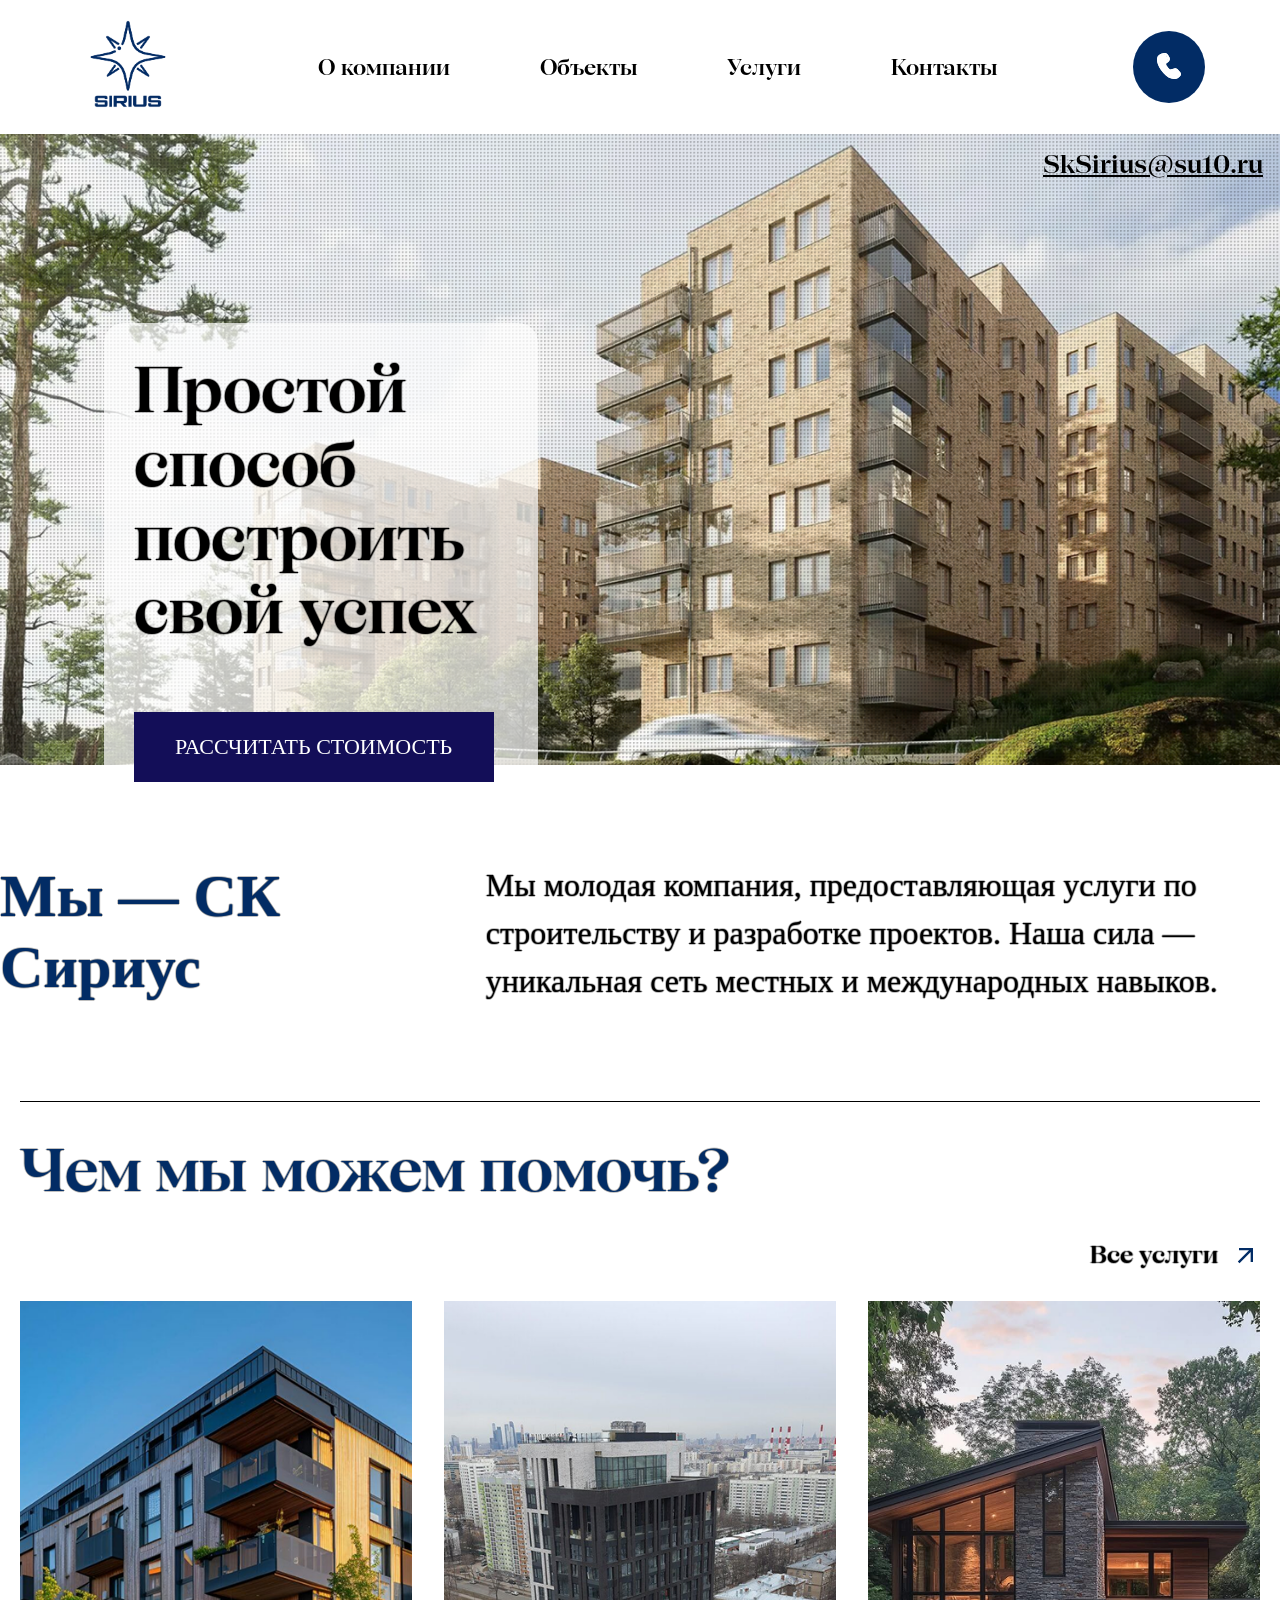
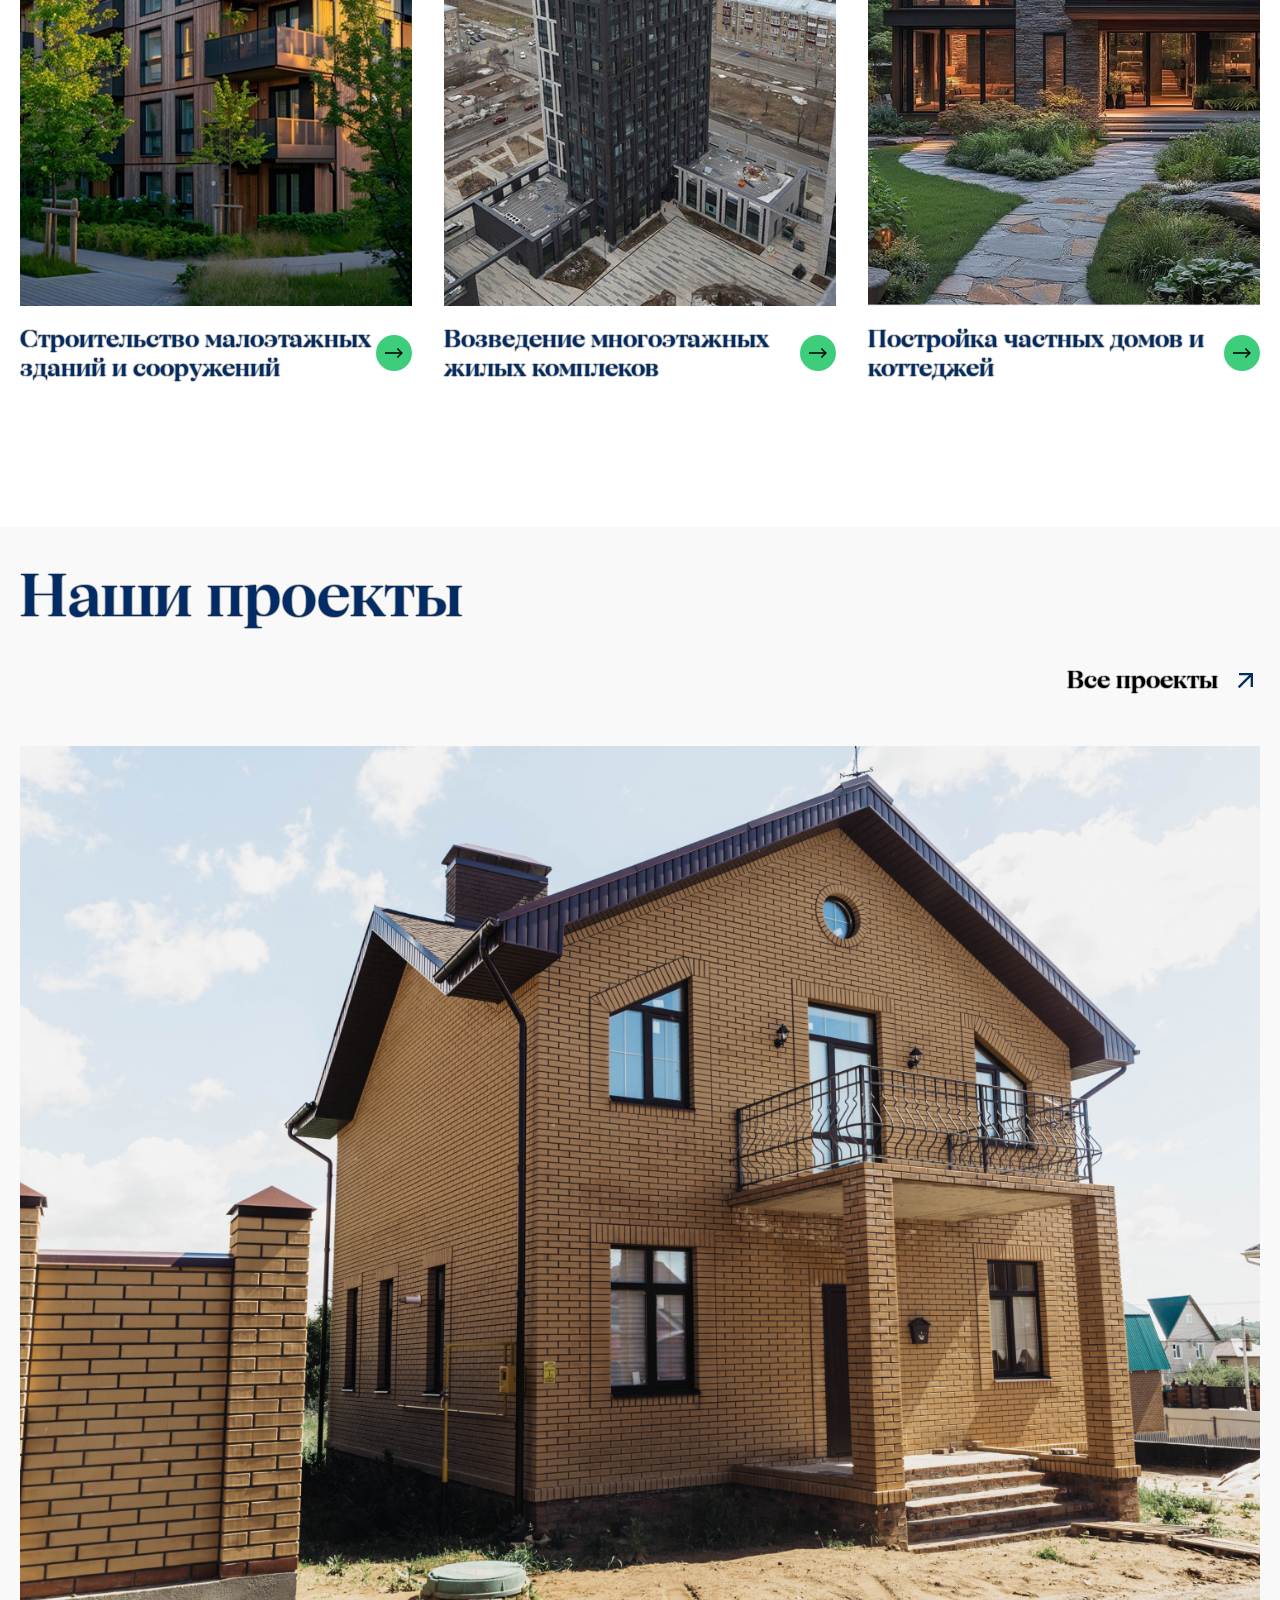
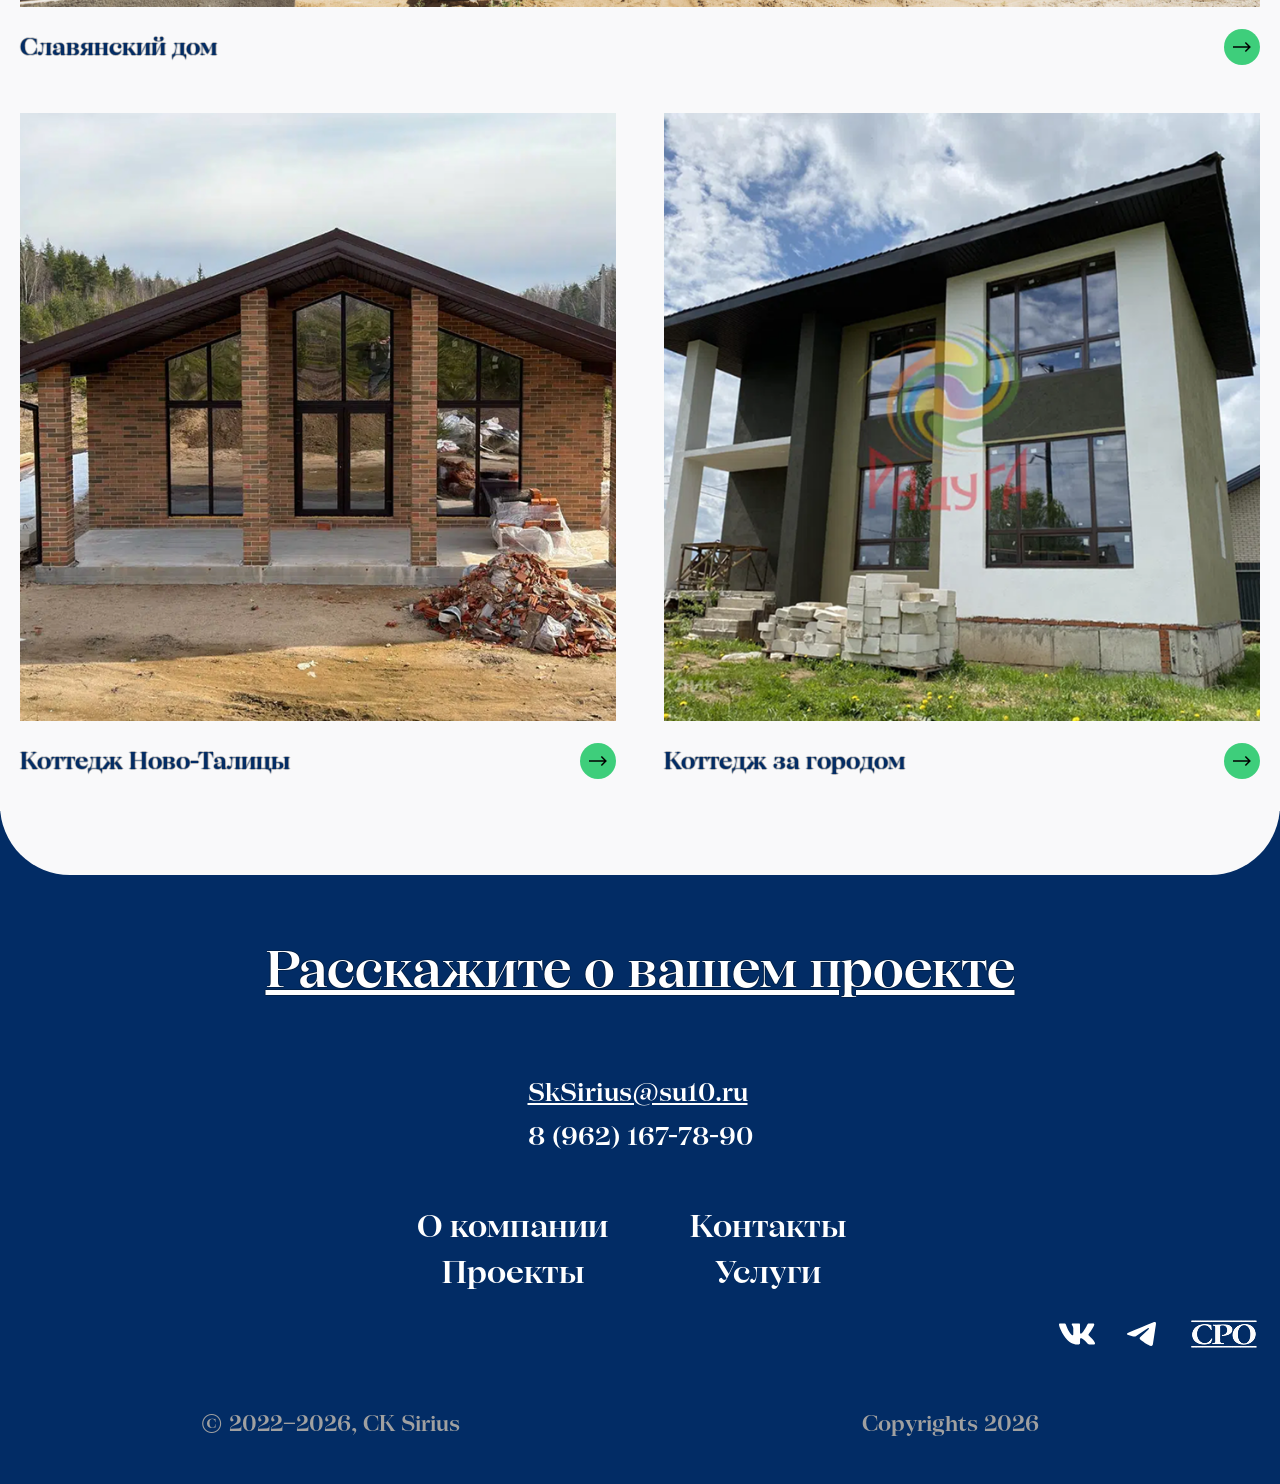
<file: index.html>
<!doctype html>
<html lang="ru">
  <head>
    <meta charset="UTF-8" />
    <meta name="viewport" content="width=device-width, initial-scale=1.0" />
    <link rel="stylesheet" href="css_files/header.css" />
    <link rel="stylesheet" href="css_files/general.css" />
    <link rel="stylesheet" href="css_files/Main_photo.css" />
    <link rel="stylesheet" href="css_files/hero.css" />
    <link rel="stylesheet" href="css_files/services.css" />
    <link rel="stylesheet" href="css_files/projects.css" />
    <link rel="stylesheet" href="css_files/footer.css" />
    <link rel="stylesheet" href="css_files/success-module-window.css" />
    <link rel="stylesheet" href="css_files/adaptive/header-adaptive.css" />
    <link rel="stylesheet" href="css_files/adaptive/main-photo.css" />
    <link rel="stylesheet" href="css_files/adaptive/hero.css" />
    <link rel="stylesheet" href="css_files/adaptive/services.css" />
    <link rel="stylesheet" href="css_files/adaptive/projects.css" />
    <link rel="stylesheet" href="css_files/adaptive/footer-adaptive.css" />
    <link rel="stylesheet" href="css_files/module-window.css" />
    <link rel="stylesheet" href="css_files/adaptive/module-window.css" />
    <link rel="stylesheet" href="css_files/adaptive/succes-module-adaptive.css">

    <link
      rel="shortcut icon"
      href="icons/logo_favicon.png"
      type="image/x-icon"
    />

    <link rel="preconnect" href="https://fonts.googleapis.com">
<link rel="preconnect" href="https://fonts.gstatic.com" crossorigin>
<link href="https://fonts.googleapis.com/css2?family=Montserrat:ital,wght@0,100..900;1,100..900&display=swap" rel="stylesheet">

    <!-- <link rel="preconnect" href="https://fonts.googleapis.com" />
    <link rel="preconnect" href="https://fonts.gstatic.com" crossorigin />
    <link
      href="https://fonts.googleapis.com/css2?family=Mulish:wght@200;300;400;500;600;700&display=swap"
      rel="stylesheet"
    /> -->
    <link rel="preconnect" href="https://fonts.googleapis.com" />
    <link rel="preconnect" href="https://fonts.gstatic.com" crossorigin />
    <link
      href="https://fonts.googleapis.com/css2?family=Mulish:ital,wght@0,200..1000;1,200..1000&display=swap"
      rel="stylesheet"
    />

    <title>SIRIUS</title>
  </head>
  <body>
    <header class="header">
      <div class="header__block">
        <nav class="header__nav">
          <!-- LOGO -->
          <a href="index.html"
            ><img class="header__nav-logo" src="icons/Logo.png" alt=""
          /></a>
          <div class="header__nav-box">
            <!-- LIST -->
            <ul class="header__list">
              <!-- ABOUT US -->
              <li>
                <a href="about_us.html" class="header__list-link">О компании</a>
              </li>
              <!-- PROJECTS -->
              <li>
                <a href="projects.html" class="header__list-link">Объекты</a>
              </li>
              <!-- SERVISES -->
              <li>
                <a href="services.html" class="header__list-link">Услуги</a>
              </li>
              <!-- CONTACTS -->
              <li>
                <a href="contacts.html" class="header__list-link">Контакты</a>
              </li>
            </ul>
            <!-- PHONE-BUTTON -->
            <!-- <div class="header__button-sidebar">
              <button class="header__call" id="callButton">
                <img src="icons/phone.svg" alt="Позвонить" class="phone" />
              </button> -->
            <!-- КНОПКА САЙДБАРА -->
            <!-- <button class="header__burger" id="burgerButton" type="button">
                <span></span>
                <span></span>
                <span></span>
              </button>
            </div>  -->
          </div>

          <div class="header__button-sidebar">
            <!-- PHONE-BUTTON -->
            <button class="header__call" id="callButton">
              <img src="icons/phone.svg" alt="Позвонить" class="phone" />
            </button>
            <!-- КНОПКА САЙДБАРА -->
            <button class="header__burger" id="burgerButton" type="button">
              <span></span>
              <span></span>
              <span></span>
            </button>
          </div>
          <!-- <button class="header__call-adaptive" id="callButton">
            <img src="icons/phone.svg" alt="Позвонить" class="phone" />
          </button> -->
        </nav>
      </div>
    </header>
    <!-- SIDEBAR -->
    <div class="sidebar" id="sidebar">
      <div class="sidebar__overlay" id="sidebarOverlay"></div>
      <aside class="sidebar__menu">
        <button class="sidebar__close" id="sidebarClose" type="button">
          ×
        </button>
        <ul class="sidebar__list">
          <!-- ABOUT US -->
          <li>
            <a href="about_us.html" class="sidebar__link">О компании</a>
          </li>
          <!-- PROJECTS -->
          <li>
            <a href="projects.html" class="sidebar__link">Объекты</a>
          </li>
          <!-- SERVISES -->
          <li>
            <a href="services.html" class="sidebar__link">Услуги</a>
          </li>
          <!-- CONTACTS -->
          <li>
            <a href="contacts.html" class="sidebar__link">Контакты</a>
          </li>
        </ul>
        <!-- PHONE-BUTTON -->
        <!-- <button class="sidebar__call" id="sidebarCall" type="button">
            <img src="icons/phone.svg" alt="Позвонить" class="phone" />
          </button> -->
      </aside>
    </div>
    <main>
      <!-- MAIN PHOTO -->
      <section class="photo">
        <div class="photo__container">
          <!-- CONTENT -->
          <div class="photo__content">
            <h1>Простой способ построить свой успех</h1>

            <a class="photo__content-link" href="request.html"
              >Рассчитать стоимость</a
            >
          </div>
          <!-- EMAIL -->
          <div class="email__content">
            <a class="email__content-link" href="mailto:SkSirius@su10.ru"
              >SkSirius@su10.ru</a
            >
          </div>
          <!-- IMAGE -->
          <div class="photo__image">
            <img src="Images/Fone.png" alt="" class="image__photo" />
          </div>
        </div>
      </section>
      <!-- DESCRIPTION ABOUT COMPANY -->
      <section class="hero">
        <div class="hero__container">
          <h2 class="hero__title">Мы — СК Сириус</h2>
          <div class="hero__desc">
            Мы молодая компания, предоставляющая услуги по строительству и
            разработке проектов. Наша сила — уникальная сеть местных и
            международных навыков.
          </div>
        </div>
      </section>
      <!-- УСЛУГИ -->
      <section class="services">
        <div class="services__container">
          <!-- LINE -->
          <div class="services__line"></div>
          <!-- HEADER -->
          <div class="services__header">
            <!-- TITLE -->
            <h2 class="services__title">Чем мы можем помочь?</h2>
            <!-- LINK -->
            <div class="services__link">
              <a href="services.html" class="services__link-item"
                ><span>Все услуги</span>
                <img
                  src="icons/pointers/services-arrow.svg"
                  alt=""
                  class="services__arrow"
              /></a>
            </div>
          </div>
          <div class="services__list">
            <!-- 1 -->
            <article class="services__item">
              <img src="Images/low.png" alt="" class="services__image" />
              <a href="/" class="services__name"
                ><span>Строительство малоэтажных зданий и сооружений</span>
                <div class="services__icon-box">
                  <img
                    class="services__icon"
                    src="icons/pointers/project-arrow.svg"
                    alt=""
                  />
                </div>
              </a>
            </article>
            <!-- 2 -->
            <article class="services__item">
              <img src="Images/higher.png" alt="" class="services__image" />
              <a href="/" class="services__name"
                ><span>Возведение многоэтажных жилых комплеков</span>
                <div class="services__icon-box">
                  <img
                    class="services__icon"
                    src="icons/pointers/project-arrow.svg"
                    alt=""
                  />
                </div>
              </a>
            </article>
            <!-- 3 -->
            <article class="services__item">
              <img
                src="Images/private_house.png"
                alt=""
                class="services__image"
              />
              <a href="/" class="services__name"
                ><span>Постройка частных домов и коттеджей</span>
                <div class="services__icon-box">
                  <img
                    class="services__icon"
                    src="icons/pointers/project-arrow.svg"
                    alt=""
                  />
                </div>
              </a>
            </article>
          </div>
        </div>
      </section>
      <!-- ПРОЕКТЫ -->
      <section class="projects">
        <div class="projects__container">
          <div class="projects__header">
            <div class="projects__title">Наши проекты</div>
            <!-- LINK -->
            <div class="projects__link">
              <a href="projects.html" class="projects__link-item"
                ><span>Все проекты</span>
                <img
                  src="icons/pointers/services-arrow.svg"
                  alt=""
                  class="projects__arrow"
              /></a>
            </div>
          </div>
          <div class="projects__list">
            <!-- 1 -->
            <article class="projects__item">
              <img
                src="Images/houseee.jpg"
                alt=""
                class="projects__image"
              />
              <a
                href="projectInDetails.html"
                class="services__name services__name-adaptive"
                ><span>Славянский дом</span>
                <div class="services__icon-box">
                  <img
                    class="services__icon"
                    src="icons/pointers/project-arrow.svg"
                    alt=""
                  />
                </div>
              </a>
            </article>
            <!-- 2 -->
            <article class="projects__item">
              <img src="Images/Cottage.png" alt="" class="projects__image" />
              <a href="/" class="services__name services__name-adaptive"
                ><span>Коттедж Ново-Талицы</span>
                <div class="services__icon-box">
                  <img
                    class="services__icon"
                    src="icons/pointers/project-arrow.svg"
                    alt=""
                  />
                </div>
              </a>
            </article>
            <!-- 3 -->
            <article class="projects__item">
              <img src="Images/Cottage_2.png" alt="" class="projects__image" />
              <a href="/" class="services__name services__name-adaptive"
                ><span>Коттедж за городом</span>
                <div class="services__icon-box">
                  <img
                    class="projects__icon"
                    src="icons/pointers/project-arrow.svg"
                    alt=""
                  />
                </div>
              </a>
            </article>
          </div>
        </div>
      </section>
    </main>
    <footer class="footer">
      <div class="footer__container">
        <h2>
          <a href="contacts.html" class="footer__title"
            >Расскажите о вашем проекте</a
          >
        </h2>

        <div class="footer__middle">
          <div class="footer__contacts">
            <a href="mailto:SkSirius@su10.ru" class="footer__email"
              >SkSirius@su10.ru</a
            ><a href="tel:89621677890" class="footer__phone-number"
              >8 (962) 167-78-90</a
            >
          </div>
          <nav class="footer__nav">
            <!-- <div class="footer__nav-up"> -->
            <a href="about_us.html" class="footer__nav-item">О компании</a>
            <a href="services.html" class="footer__nav-item">Контакты</a>
            <!-- </div> -->
            <!-- <div class="footer__nav-bottom"> -->
            <a href="projects.html" class="footer__nav-item">Проекты</a>
            <a href="contacts.html" class="footer__nav-item">Услуги</a>
            <!-- </div> -->
          </nav>
        </div>

        <div class="footer__bottom">
          <div class="footer__socials">
            <a
              href="https://vk.ru/im/convo/7271017?tab=all"
              target="_blank"
              rel="noopener noreferrer"
              ><img src="icons/social-medias/vk.svg" alt="" class="vk"
            /></a>
            <a href=""
              ><img src="icons/social-medias/tg.svg" alt="" class="tg"
            /></a>
            <a href=""
              ><img src="icons/social-medias/cpo.png" alt="" class="cpo"
            /></a>
          </div>
          <div class="footer__copyright">
            <p class="footer__copyright-text">© 2022–2026, CК Sirius</p>
            <p class="footer__copyright-text">Copyrights 2026</p>
          </div>
        </div>
      </div>
    </footer>
    <!-- MODULE-WINDOW -->
    <div class="callback" id="callback">
      <div class="callback__overlay"></div>

      <div class="callback__window">
        <button class="callback__close" id="callbackClose">×</button>

        <h2 class="callback__title">У вас возникли вопросы?</h2>

        <div class="callback__manager">
          <img
            src="Images/owner-picture.png"
            alt=""
            class="callback__manager-photo"
          />

          <p class="callback__manager-text">
            Наш менеджер перезвонит вам<br />
            в рабочее время в течение дня
          </p>
        </div>

        <form class="callback__form">
          <input
            type="tel"
            class="callback__input"
            placeholder="Телефон *"
            id="callbackPhone"
          />

          <button type="submit" class="callback__submit" id="callbackSubmit">
            Перезвонить
          </button>
        </form>
      </div>
    </div>
    <!-- УСПЕШНО ОТПРАВЛЕНО -->
    <div class="callback__success" id="callbackSuccess">
      <div class="callback__success-overlay"></div>
      <div class="callback__success-modal">
        <button class="callback__success-close" id="successClose">
          <img src="icons/cross.svg" alt="" />
        </button>

        <div class="callback__success-icon">
          <img src="icons/plane.svg" alt="" />
        </div>

        <h3 class="callback__success-title">
          Ваша заявка на обратный звонок зарегистрирована
        </h3>
        <p class="callback__success-text">
          Наш специалист скоро перезвонит вам
        </p>
      </div>
    </div>
    <script src="js/callback.js"></script>
    <script src="js/sidebar.js"></script>
    <!-- <script src="js/request.js"></script> -->
  </body>
</html>
</file>
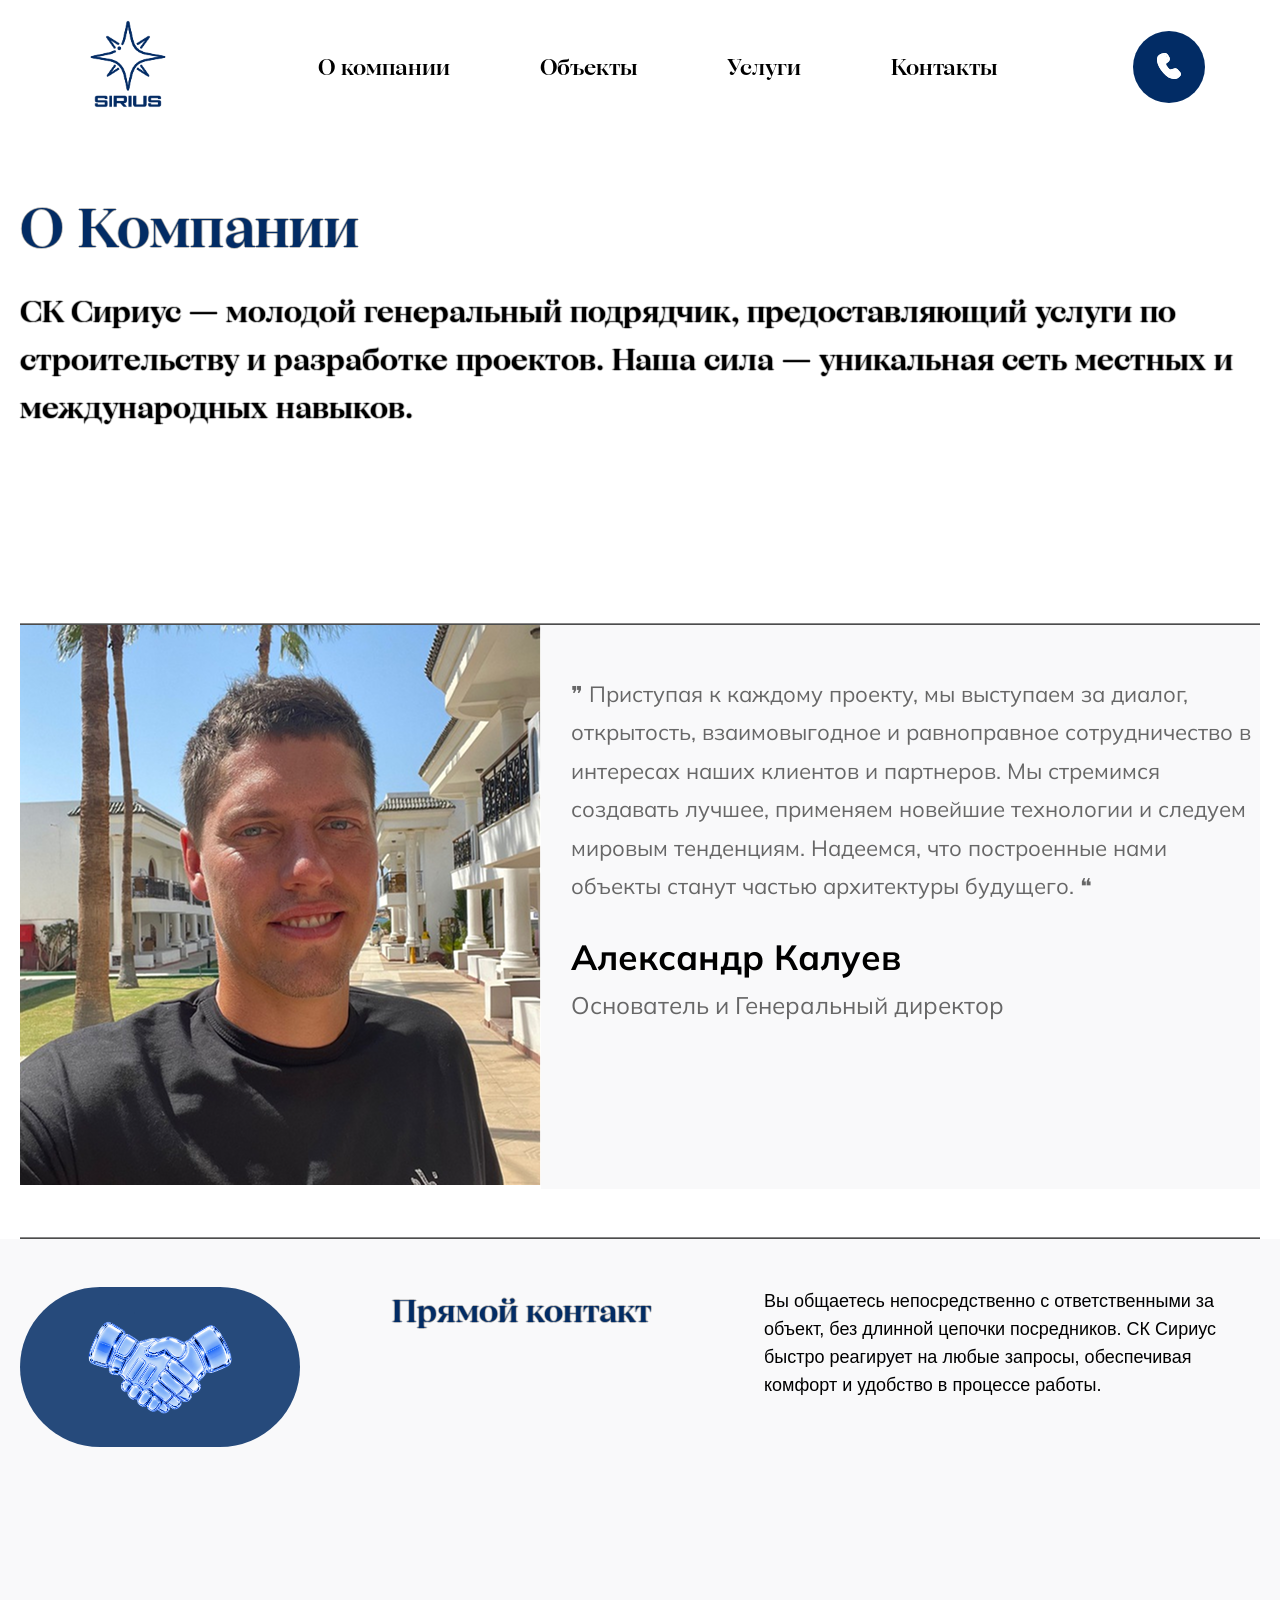
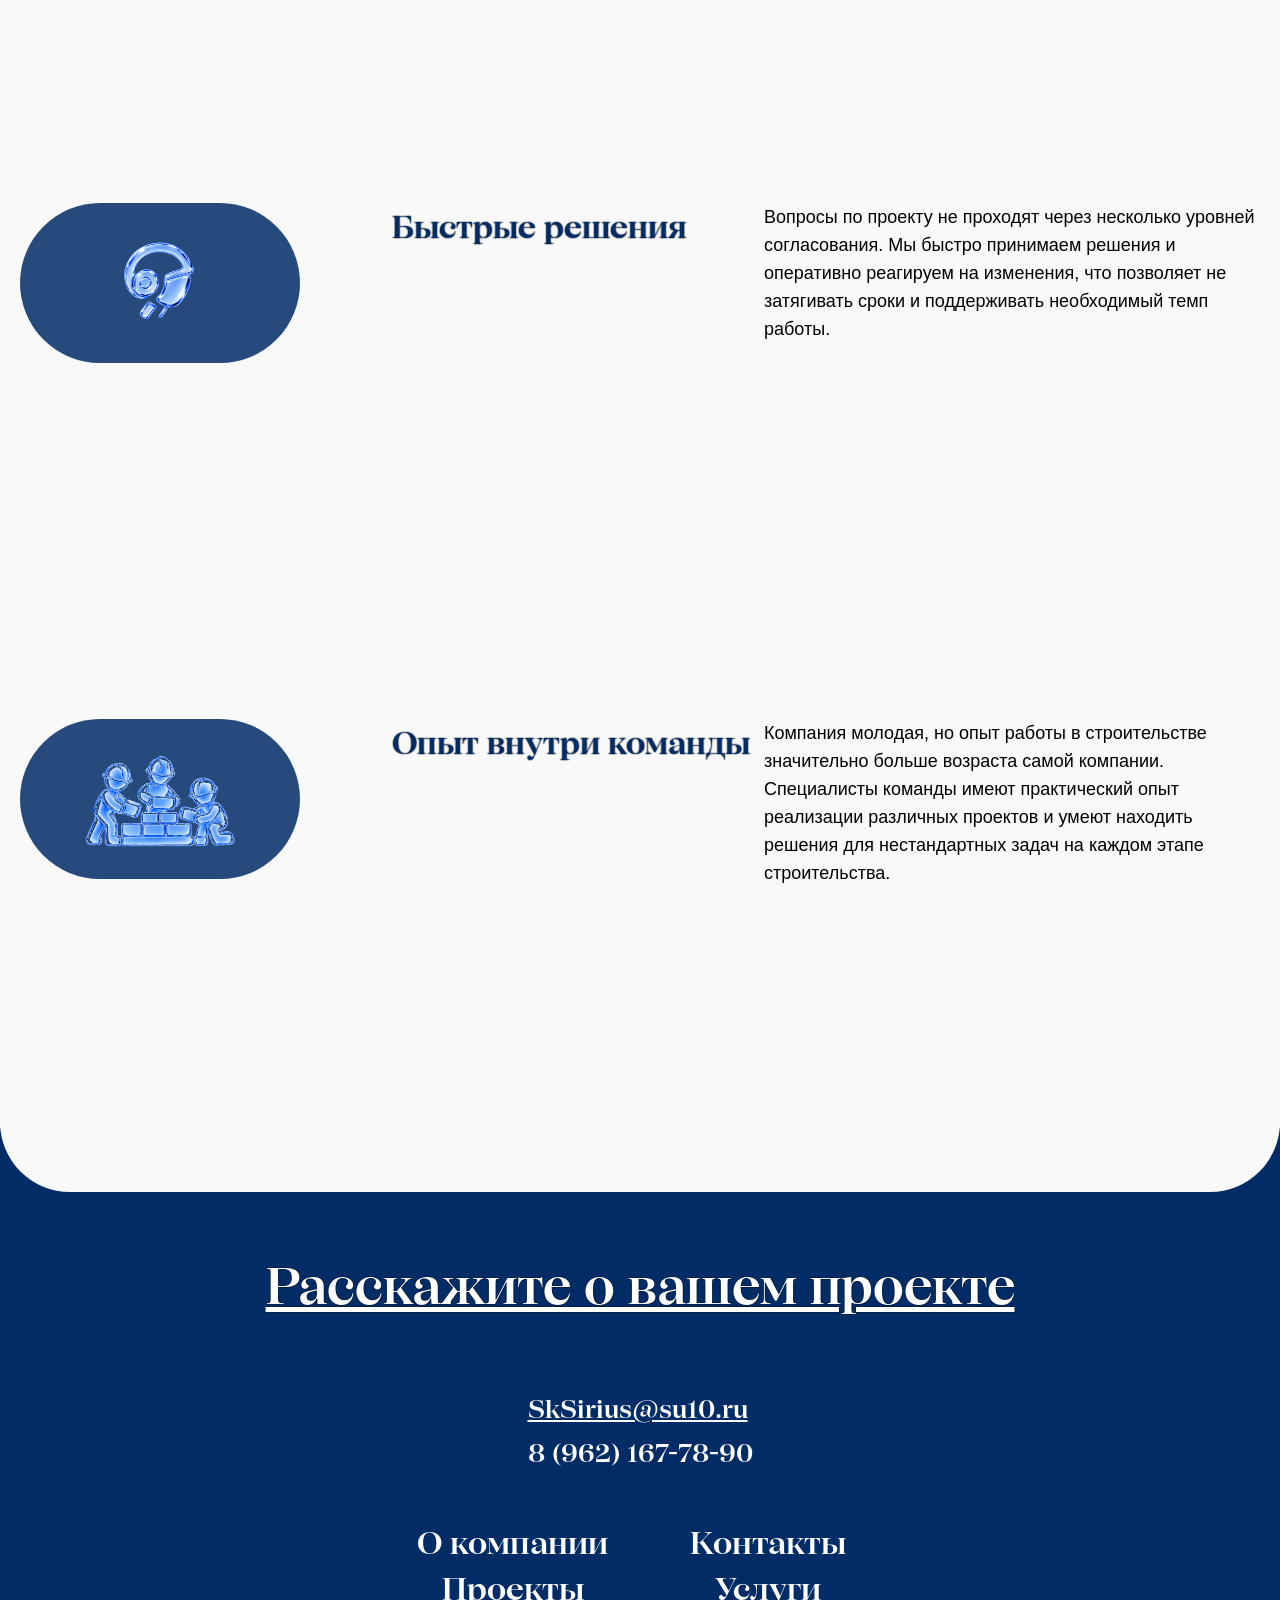
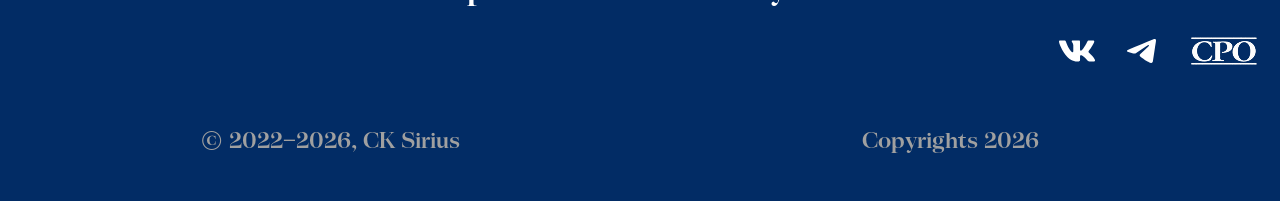
<file: about_us.html>
<!doctype html>
<html lang="ru">
  <head>
    <meta charset="UTF-8" />
    <meta name="viewport" content="width=device-width, initial-scale=1.0" />
    <link
      rel="shortcut icon"
      href="icons/logo_favicon.png"
      type="image/x-icon"
    />
    <link rel="stylesheet" href="css_files/general.css" />
    <link rel="stylesheet" href="css_files/footer.css" />
    <link rel="stylesheet" href="css_files/header.css" />
    <link rel="stylesheet" href="css_files/about-company/advantages.css" />
    <link rel="stylesheet" href="css_files/about-company/about-company.css" />
    <link rel="stylesheet" href="css_files/adaptive/footer-adaptive.css" />
    <link rel="stylesheet" href="css_files/success-module-window.css" />
    <link rel="stylesheet" href="css_files/adaptive/header-adaptive.css" />
    <link rel="stylesheet" href="css_files/module-window.css" />
    <link rel="stylesheet" href="css_files/adaptive/module-window.css" />
    <link rel="stylesheet" href="css_files/adaptive/about_us-adaptive.css" />
    <link
      rel="stylesheet"
      href="css_files/adaptive/succes-module-adaptive.css"
    />

    <link rel="preconnect" href="https://fonts.googleapis.com" />
    <link rel="preconnect" href="https://fonts.gstatic.com" crossorigin />
    <link
      href="https://fonts.googleapis.com/css2?family=Mulish:ital,wght@0,200..1000;1,200..1000&display=swap"
      rel="stylesheet"
    />

    <title>О Компании</title>
  </head>
  <body>
    <header class="header">
      <div class="header__block">
        <nav class="header__nav">
          <!-- LOGO -->
          <a href="index.html"
            ><img class="header__nav-logo" src="icons/Logo.png" alt=""
          /></a>
          <div class="header__nav-box">
            <!-- LIST -->
            <ul class="header__list">
              <!-- ABOUT US -->
              <li>
                <a href="about_us.html" class="header__list-link">О компании</a>
              </li>
              <!-- PROJECTS -->
              <li>
                <a href="projects.html" class="header__list-link">Объекты</a>
              </li>
              <!-- SERVISES -->
              <li>
                <a href="services.html" class="header__list-link">Услуги</a>
              </li>
              <!-- CONTACTS -->
              <li>
                <a href="contacts.html" class="header__list-link">Контакты</a>
              </li>
            </ul>
            <!-- PHONE-BUTTON -->
            <!-- <div class="header__button-sidebar">
              <button class="header__call" id="callButton">
                <img src="icons/phone.svg" alt="Позвонить" class="phone" />
              </button> -->
            <!-- КНОПКА САЙДБАРА -->
            <!-- <button class="header__burger" id="burgerButton" type="button">
                <span></span>
                <span></span>
                <span></span>
              </button>
            </div>  -->
          </div>

          <div class="header__button-sidebar">
            <!-- PHONE-BUTTON -->
            <button class="header__call" id="callButton">
              <img src="icons/phone.svg" alt="Позвонить" class="phone" />
            </button>
            <!-- КНОПКА САЙДБАРА -->
            <button class="header__burger" id="burgerButton" type="button">
              <span></span>
              <span></span>
              <span></span>
            </button>
          </div>
          <!-- <button class="header__call-adaptive" id="callButton">
            <img src="icons/phone.svg" alt="Позвонить" class="phone" />
          </button> -->
        </nav>
      </div>
    </header>
    <!-- SIDEBAR -->
    <div class="sidebar" id="sidebar">
      <div class="sidebar__overlay" id="sidebarOverlay"></div>
      <aside class="sidebar__menu">
        <button class="sidebar__close" id="sidebarClose" type="button">
          ×
        </button>
        <ul class="sidebar__list">
          <!-- ABOUT US -->
          <li>
            <a href="about_us.html" class="sidebar__link">О компании</a>
          </li>
          <!-- PROJECTS -->
          <li>
            <a href="projects.html" class="sidebar__link">Объекты</a>
          </li>
          <!-- SERVISES -->
          <li>
            <a href="services.html" class="sidebar__link">Услуги</a>
          </li>
          <!-- CONTACTS -->
          <li>
            <a href="contacts.html" class="sidebar__link">Контакты</a>
          </li>
        </ul>
        <!-- PHONE-BUTTON -->
        <!-- <button class="sidebar__call" id="sidebarCall" type="button">
            <img src="icons/phone.svg" alt="Позвонить" class="phone" />
          </button> -->
      </aside>
    </div>
    <main>
      <section class="about-company__info">
        <div class="about-company__container">
          <div class="about-company__title">
            <h1 class="about-company__caption about-company">О Компании</h1>
            <h2 class="about-company__title-desc">
              СК Сириус — молодой генеральный подрядчик, предоставляющий услуги
              по строительству и разработке проектов. Наша сила — уникальная
              сеть местных и международных навыков.
            </h2>
          </div>
        </div>
      </section>
      <section class="owner">
        <div class="owner__container">
          <div class="owner__photo">
            <img src="Images/owner-picture.png" alt="" class="owner__image" />
          </div>
          <!-- RIGHT  -->
          <div class="owner__desc">
            <span class="quotation quotation-left">„</span>
            <blockquote class="owner__quote">
              Приступая к каждому проекту, мы выступаем за диалог, открытость,
              взаимовыгодное и равноправное сотрудничество в интересах наших
              клиентов и партнеров. Мы стремимся создавать лучшее, применяем
              новейшие технологии и следуем мировым тенденциям. Надеемся, что
              построенные нами объекты станут частью архитектуры будущего.
            </blockquote>
            <blockquote class="owner__quote2 owner__quote-adaptive">
              ❞&nbsp;Приступая к каждому проекту, мы выступаем за диалог,
              открытость, взаимовыгодное и равноправное сотрудничество в
              интересах наших клиентов и партнеров. Мы стремимся создавать
              лучшее, применяем новейшие технологии и следуем мировым
              тенденциям. Надеемся, что построенные нами объекты станут частью
              архитектуры будущего.&nbsp;❝
            </blockquote>
            <span class="quotation quotation-right">“</span>
            <div class="owner__name-role">
              <h3 class="owner__name">Александр Калуев</h3>
              <p class="owner__role">Основатель и Генеральный директор</p>
            </div>
          </div>
        </div>
      </section>
      <section class="thread">
        <div class="thread__container">
          <h2 class="about-company__caption thread-title">
            Нить между замыслом и объектом
          </h2>
        </div>
        <img src="Images/thread.png" alt="" class="thread-photo" />
      </section>
      <section class="descriptor">
        <div class="descriptor__container">
          <h2>
            Мы ценим долгосрочное партнерство. С основными клиентами работаем на
            протяжении многих лет. Основа нашей работы - это взаимное доверие и
            ответственность за результат.
          </h2>
        </div>
      </section>
      <section class="advantages">
        <div class="advantages__container">
          <div class="advantages__item">
            <div class="advantages__number">01</div>

            <div class="advantages__content">
              <div class="advantages__content-image">
                <img
                  src="icons/gloves.png"
                  alt=""
                  class="advantages__content-icon"
                />
                <img
                  class="advantages-adaptive__content-image"
                  src="icons/advantages/gloves.png"
                  alt=""
                />
              </div>
              <h3 class="advantages__title">Прямой контакт</h3>
              <p class="advantages__text">
                Вы общаетесь непосредственно с ответственными за объект, без
                длинной цепочки посредников. СК Сириус быстро реагирует на любые
                запросы, обеспечивая комфорт и удобство в процессе работы.
              </p>
            </div>
          </div>

          <div class="advantages__item">
            <div class="advantages__number line-left">02</div>

            <div class="advantages__content">
              <div class="advantages__content-image">
                <img
                  src="icons/helmet1.png"
                  alt=""
                  class="advantages__content-icon"
                />
                <img
                  class="advantages-adaptive__content-image"
                  src="icons/advantages/helmet.png"
                  alt=""
                />
              </div>
              <h3 class="advantages__title line-bottom">Быстрые решения</h3>
              <p class="advantages__text">
                Вопросы по проекту не проходят через несколько уровней
                согласования. Мы быстро принимаем решения и оперативно реагируем
                на изменения, что позволяет не затягивать сроки и поддерживать
                необходимый темп работы.
              </p>
            </div>
          </div>

          <div class="advantages__item advantages__item-last">
            <div class="advantages__number">03</div>

            <div class="advantages__content">
              <div class="advantages__content-image">
                <img
                  src="icons/teamwork_construction.png"
                  alt=""
                  class="advantages__content-icon"
                />
                <img
                  class="advantages-adaptive__content-image"
                  src="icons/advantages/workers.png"
                  alt=""
                />
              </div>
              <h3 class="advantages__title">Опыт внутри команды</h3>
              <p class="advantages__text">
                Компания молодая, но опыт работы в строительстве значительно
                больше возраста самой компании. Специалисты команды имеют
                практический опыт реализации различных проектов и умеют находить
                решения для нестандартных задач на каждом этапе строительства.
              </p>
            </div>
          </div>

          <img class="advantages__line" src="Images/plan.png" alt="" />
        </div>
      </section>
    </main>
    <footer class="footer">
      <div class="footer__container">
        <h2>
          <a href="contacts.html" class="footer__title"
            >Расскажите о вашем проекте</a
          >
        </h2>

        <div class="footer__middle">
          <div class="footer__contacts">
            <a href="mailto:SkSirius@su10.ru" class="footer__email"
              >SkSirius@su10.ru</a
            ><a href="tel:89621677890" class="footer__phone-number"
              >8 (962) 167-78-90</a
            >
          </div>
          <nav class="footer__nav">
            <!-- <div class="footer__nav-up"> -->
            <a href="about_us.html" class="footer__nav-item">О компании</a>
            <a href="services.html" class="footer__nav-item">Контакты</a>
            <!-- </div> -->
            <!-- <div class="footer__nav-bottom"> -->
            <a href="projects.html" class="footer__nav-item">Проекты</a>
            <a href="contacts.html" class="footer__nav-item">Услуги</a>
            <!-- </div> -->
          </nav>
        </div>

        <div class="footer__bottom">
          <div class="footer__socials">
            <a
              href="https://vk.ru/im/convo/7271017?tab=all"
              target="_blank"
              rel="noopener noreferrer"
              ><img src="icons/social-medias/vk.svg" alt="" class="vk"
            /></a>
            <a href=""
              ><img src="icons/social-medias/tg.svg" alt="" class="tg"
            /></a>
            <a href=""
              ><img src="icons/social-medias/cpo.png" alt="" class="cpo"
            /></a>
          </div>
          <div class="footer__copyright">
            <p class="footer__copyright-text">© 2022–2026, CК Sirius</p>
            <p class="footer__copyright-text">Copyrights 2026</p>
          </div>
        </div>
      </div>
    </footer>
    <!-- MODULE-WINDOW -->
    <div class="callback" id="callback">
      <div class="callback__overlay"></div>

      <div class="callback__window">
        <button class="callback__close" id="callbackClose">×</button>

        <h2 class="callback__title">У вас возникли вопросы?</h2>

        <div class="callback__manager">
          <img
            src="Images/owner-picture.png"
            alt=""
            class="callback__manager-photo"
          />

          <p class="callback__manager-text">
            Наш менеджер перезвонит вам<br />
            в рабочее время в течение дня
          </p>
        </div>

        <form class="callback__form">
          <input
            type="tel"
            class="callback__input"
            placeholder="Телефон *"
            id="callbackPhone"
          />

          <button type="submit" class="callback__submit" id="callbackSubmit">
            Перезвонить
          </button>
        </form>
      </div>
    </div>
    <!-- УСПЕШНО ОТПРАВЛЕНО -->
    <div class="callback__success" id="callbackSuccess">
      <div class="callback__success-overlay"></div>
      <div class="callback__success-modal">
        <button class="callback__success-close" id="successClose">
          <img src="icons/cross.svg" alt="" />
        </button>

        <div class="callback__success-icon">
          <img src="icons/plane.svg" alt="" />
        </div>

        <h3 class="callback__success-title">
          Ваша заявка на обратный звонок зарегистрирована
        </h3>
        <p class="callback__success-text">
          Наш специалист скоро перезвонит вам
        </p>
      </div>
    </div>
    <script src="js/callback.js"></script>
    <script src="js/sidebar.js"></script>
  </body>
</html>
</file>
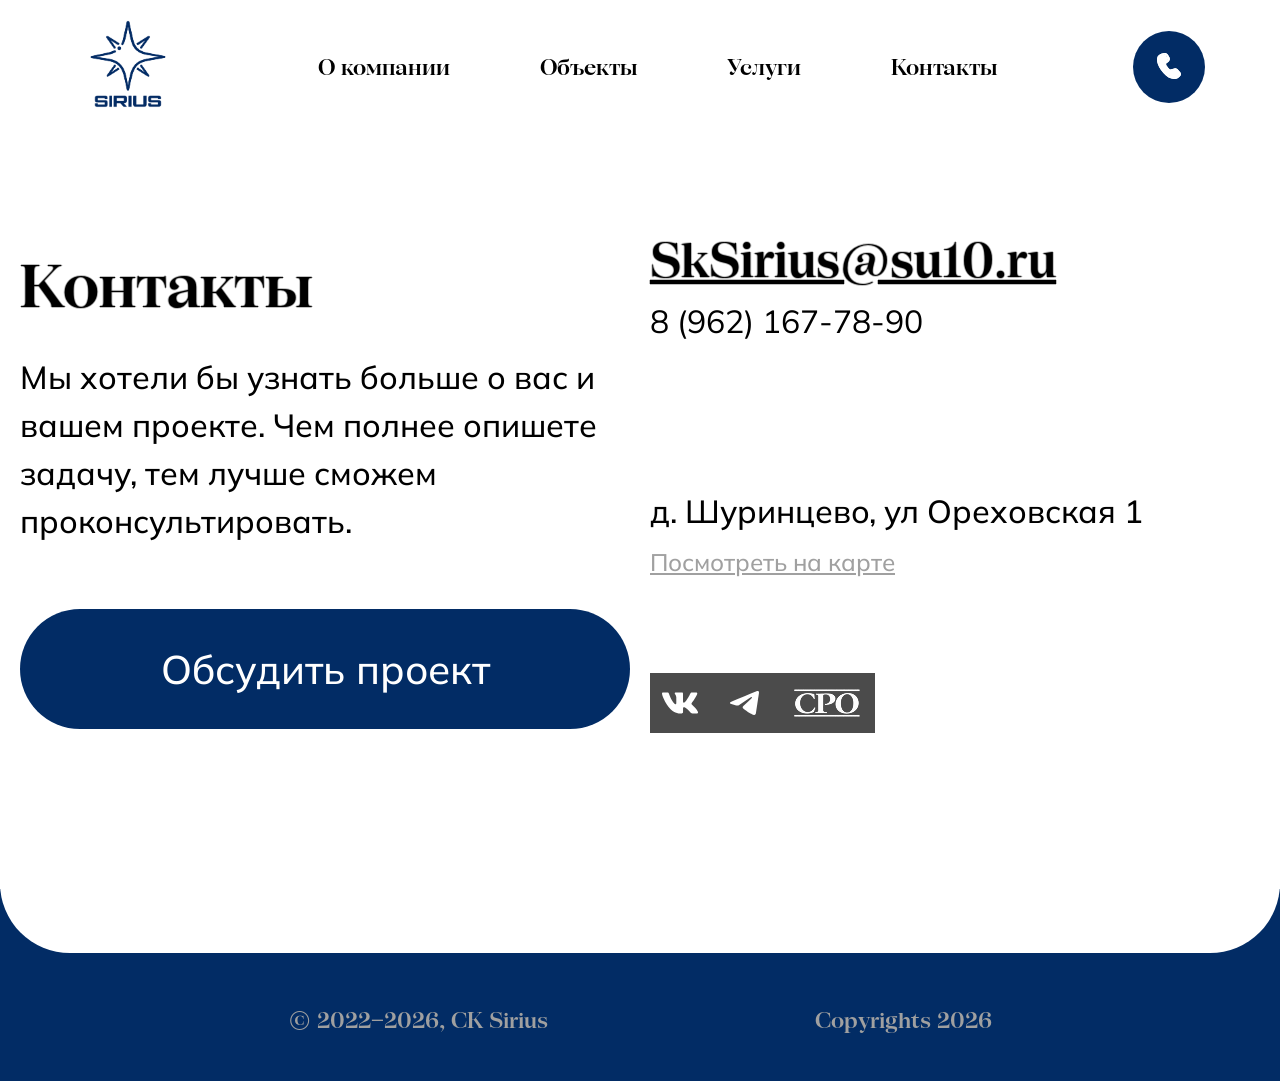
<file: contacts.html>
<!doctype html>
<html lang="ru">
  <head>
    <meta charset="UTF-8" />
    <meta name="viewport" content="width=device-width, initial-scale=1.0" />
    <link rel="stylesheet" href="css_files/general.css" />
    <link rel="stylesheet" href="css_files/header.css" />
    <link rel="stylesheet" href="css_files/footer.css" />
    <link rel="stylesheet" href="css_files/contacts/contacts.css" />
    <link rel="stylesheet" href="css_files/success-module-window.css" />
    <link rel="stylesheet" href="css_files/adaptive/header-adaptive.css" />
    <link rel="stylesheet" href="css_files/module-window.css" />
    <link rel="stylesheet" href="css_files/adaptive/module-window.css" />
    <link rel="stylesheet" href="css_files/adaptive/contacts-adaptive.css">
    <link
      rel="stylesheet"
      href="css_files/adaptive/succes-module-adaptive.css"
    />

    <link rel="preconnect" href="https://fonts.googleapis.com" />
    <link rel="preconnect" href="https://fonts.gstatic.com" crossorigin />
    <link
      href="https://fonts.googleapis.com/css2?family=Mulish:ital,wght@0,200..1000;1,200..1000&display=swap"
      rel="stylesheet"
    />
    <link rel="stylesheet" href="css_files/adaptive/footer-adaptive.css">
    <link
      rel="shortcut icon"
      href="icons/logo_favicon.png"
      type="image/x-icon"
    />
    <title>Контакты</title>
  </head>
  <body>
    <header class="header">
      <div class="header__block">
        <nav class="header__nav">
          <!-- LOGO -->
          <a href="index.html"
            ><img class="header__nav-logo" src="icons/Logo.png" alt=""
          /></a>
          <div class="header__nav-box">
            <!-- LIST -->
            <ul class="header__list">
              <!-- ABOUT US -->
              <li>
                <a href="about_us.html" class="header__list-link">О компании</a>
              </li>
              <!-- PROJECTS -->
              <li>
                <a href="projects.html" class="header__list-link">Объекты</a>
              </li>
              <!-- SERVISES -->
              <li>
                <a href="services.html" class="header__list-link">Услуги</a>
              </li>
              <!-- CONTACTS -->
              <li>
                <a href="contacts.html" class="header__list-link">Контакты</a>
              </li>
            </ul>
            <!-- PHONE-BUTTON -->
            <!-- <div class="header__button-sidebar">
              <button class="header__call" id="callButton">
                <img src="icons/phone.svg" alt="Позвонить" class="phone" />
              </button> -->
            <!-- КНОПКА САЙДБАРА -->
            <!-- <button class="header__burger" id="burgerButton" type="button">
                <span></span>
                <span></span>
                <span></span>
              </button>
            </div>  -->
          </div>

          <div class="header__button-sidebar">
            <!-- PHONE-BUTTON -->
            <button class="header__call" id="callButton">
              <img src="icons/phone.svg" alt="Позвонить" class="phone" />
            </button>
            <!-- КНОПКА САЙДБАРА -->
            <button class="header__burger" id="burgerButton" type="button">
              <span></span>
              <span></span>
              <span></span>
            </button>
          </div>
          <!-- <button class="header__call-adaptive" id="callButton">
            <img src="icons/phone.svg" alt="Позвонить" class="phone" />
          </button> -->
        </nav>
      </div>
    </header>
    <!-- SIDEBAR -->
    <div class="sidebar" id="sidebar">
      <div class="sidebar__overlay" id="sidebarOverlay"></div>
      <aside class="sidebar__menu">
        <button class="sidebar__close" id="sidebarClose" type="button">
          ×
        </button>
        <ul class="sidebar__list">
          <!-- ABOUT US -->
          <li>
            <a href="about_us.html" class="sidebar__link">О компании</a>
          </li>
          <!-- PROJECTS -->
          <li>
            <a href="projects.html" class="sidebar__link">Объекты</a>
          </li>
          <!-- SERVISES -->
          <li>
            <a href="services.html" class="sidebar__link">Услуги</a>
          </li>
          <!-- CONTACTS -->
          <li>
            <a href="contacts.html" class="sidebar__link">Контакты</a>
          </li>
        </ul>
        <!-- PHONE-BUTTON -->
        <!-- <button class="sidebar__call" id="sidebarCall" type="button">
            <img src="icons/phone.svg" alt="Позвонить" class="phone" />
          </button> -->
      </aside>
    </div>
    <main class="contacts">
      <div class="contacts__container">
        <div class="contacts__info">
          <div class="contacts__title">Контакты</div>
          <div class="contacts__desc">
            Мы хотели бы узнать больше о вас и вашем проекте. Чем полнее опишете
            задачу, тем лучше сможем проконсультировать.
          </div>

          <a href="request.html" class="contacts__info-button"
            >Обсудить проект</a
          >
        </div>
        <div class="contacts__details">
          <div class="contacts__contacts">
            <div class="contacts__email">
              <a href="mailto:SkSirius@su10.ru">SkSirius@su10.ru</a>
            </div>
            <div class="contacts__phone-number">
              <a href="tel:89621677890">8 (962) 167-78-90</a>
            </div>
          </div>
          <div class="contacts__map">
            <div class="contacts__address">д. Шуринцево, ул Ореховская 1</div>
            <a
              href="https://yandex.ru/maps/?text=153023%2C%20Ивановская%20обл.%2C%20м.%20о.%20Ивановский%2C%20д.%20Шуринцево%2C%20ул.%20Ореховая%2C%20д.%201"
              class="contacts__map-looking"
              target="_blank"
            >
              Посмотреть на карте</a
            >
          </div>
          <div class="contacts__social-media">
            <img src="icons/social-medias/vk.svg" alt="" class="vk" />
            <img src="icons/social-medias/tg.svg" alt="" class="tg" />
            <img src="icons/social-medias/cpo.png" alt="" class="cpo" />
          </div>
        </div>
      </div>
    </main>
    <footer class="footer footer__page-contacts">
      <div class="footer__container">
        <div class="footer__bottom">
          <div class="footer__copyright footer__page-copy">
            <p>© 2022–2026, CК Sirius</p>
            <p>Copyrights 2026</p>
          </div>
        </div>
      </div>
    </footer>
    <!-- MODULE-WINDOW -->
    <div class="callback" id="callback">
      <div class="callback__overlay"></div>

      <div class="callback__window">
        <button class="callback__close" id="callbackClose">×</button>

        <h2 class="callback__title">У вас возникли вопросы?</h2>

        <div class="callback__manager">
          <img
            src="Images/owner-picture.png"
            alt=""
            class="callback__manager-photo"
          />

          <p class="callback__manager-text">
            Наш менеджер перезвонит вам<br />
            в рабочее время в течение дня
          </p>
        </div>

        <form class="callback__form">
          <input
            type="tel"
            class="callback__input"
            placeholder="Телефон *"
            id="callbackPhone"
          />

          <button type="submit" class="callback__submit" id="callbackSubmit">
            Перезвонить
          </button>
        </form>
      </div>
    </div>
    <!-- УСПЕШНО ОТПРАВЛЕНО -->
    <div class="callback__success" id="callbackSuccess">
      <div class="callback__success-overlay"></div>
      <div class="callback__success-modal">
        <button class="callback__success-close" id="successClose">
          <img src="icons/cross.svg" alt="" />
        </button>

        <div class="callback__success-icon">
          <img src="icons/plane.svg" alt="" />
        </div>

        <h3 class="callback__success-title">
          Ваша заявка на обратный звонок зарегистрирована
        </h3>
        <p class="callback__success-text">
          Наш специалист скоро перезвонит вам
        </p>
      </div>
    </div>
    <script src="js/callback.js"></script>
    <script src="js/sidebar.js"></script>
  </body>
</html>
</file>
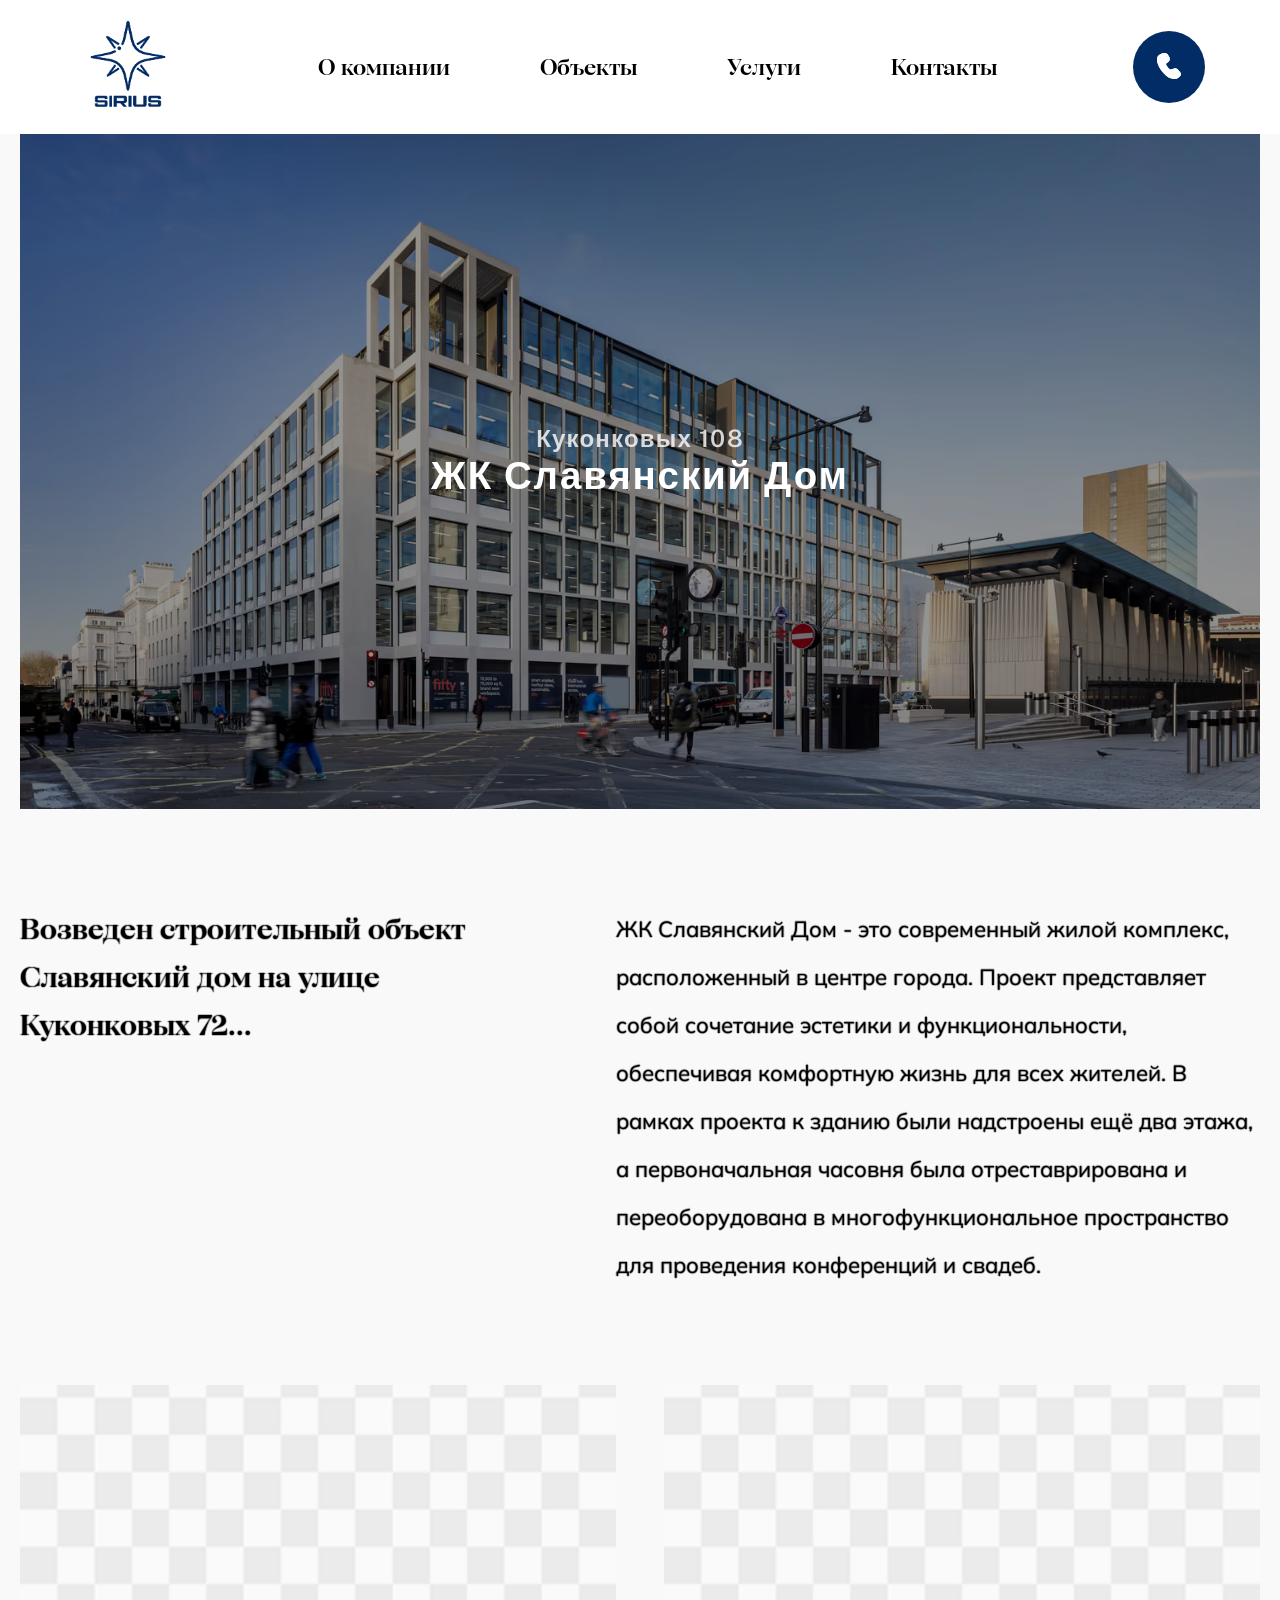
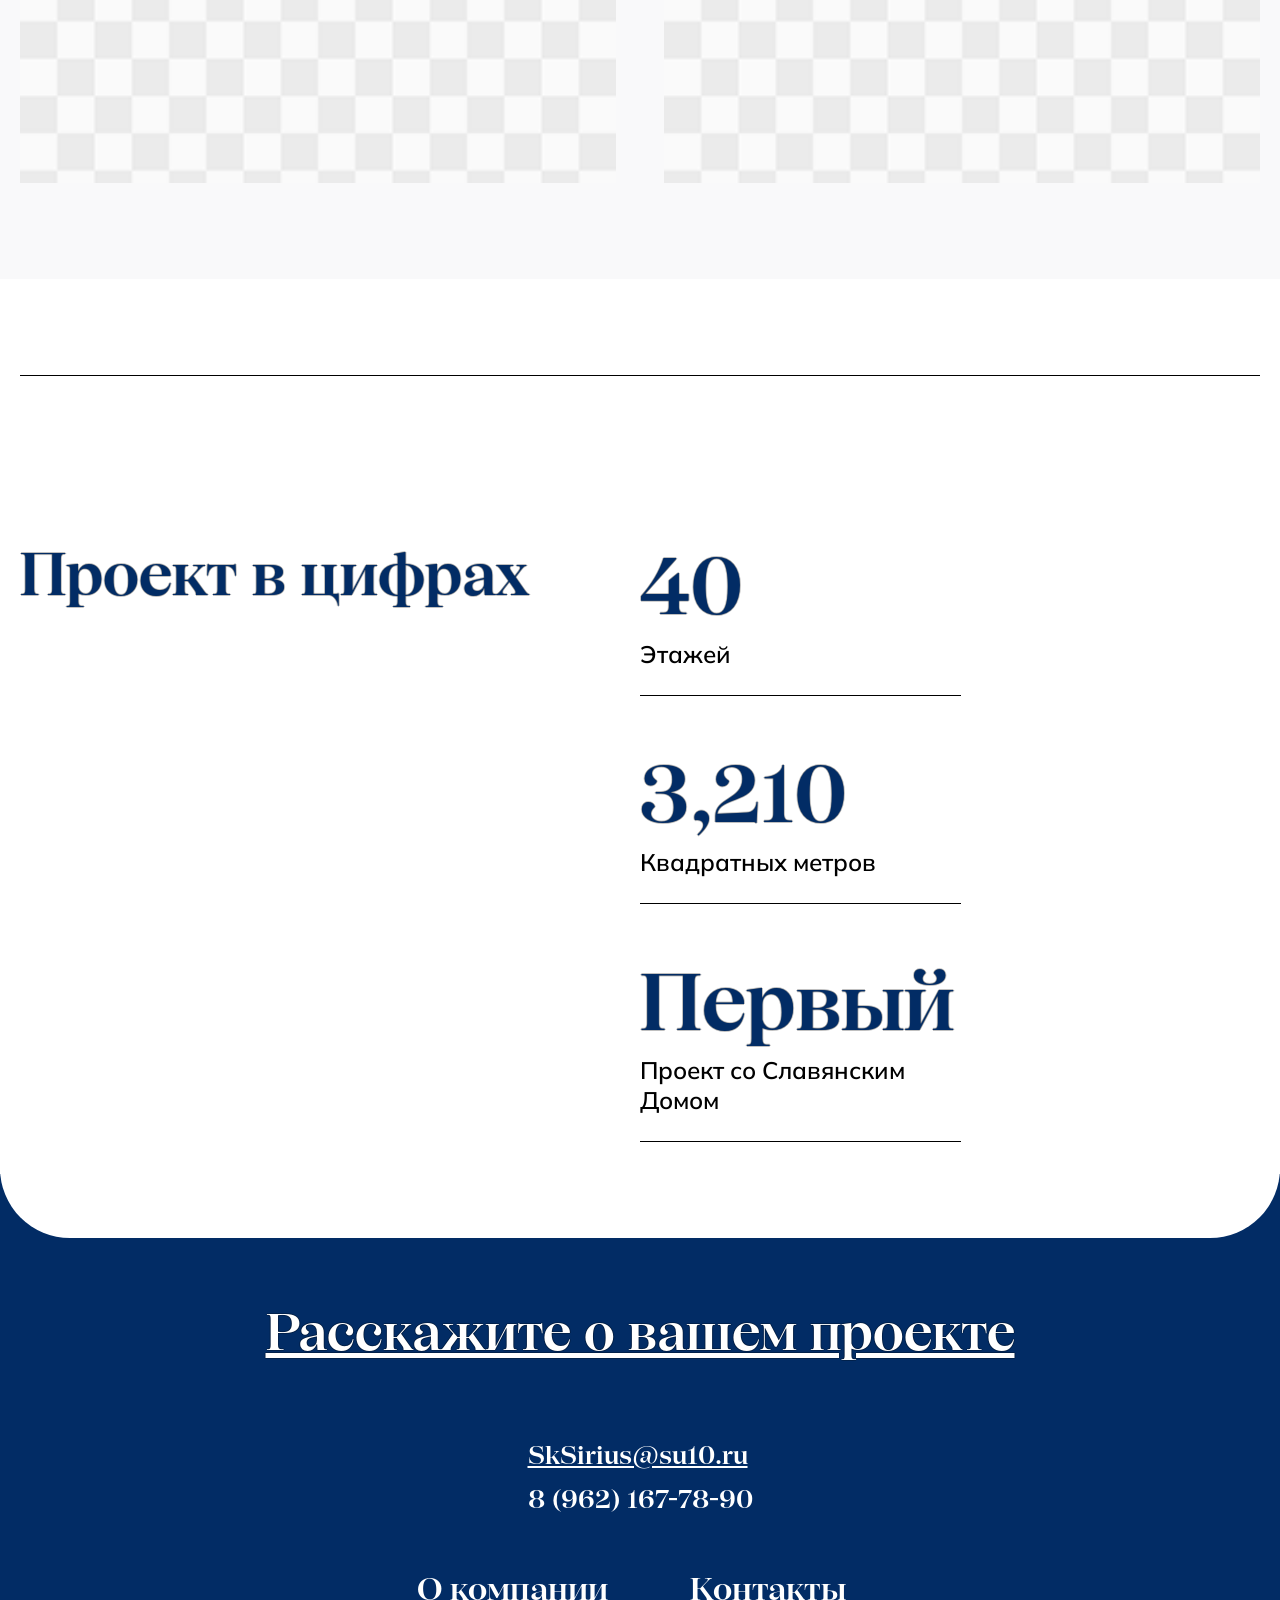
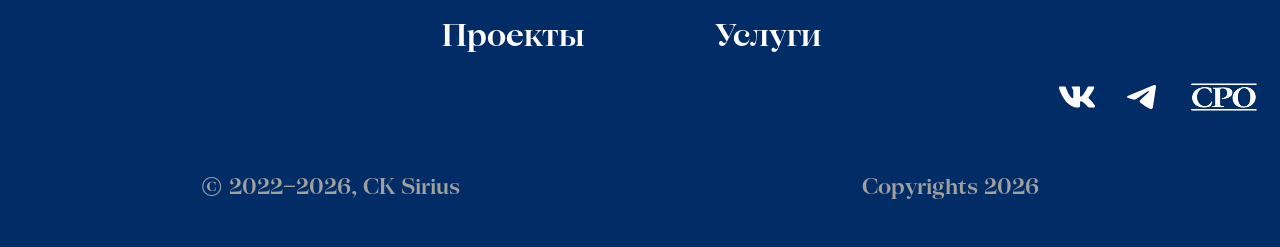
<file: projectInDetails.html>
<!doctype html>
<html lang="ru">
  <head>
    <meta charset="UTF-8" />
    <meta name="viewport" content="width=device-width, initial-scale=1.0" />
    <link rel="stylesheet" href="css_files/general.css" />
    <link rel="stylesheet" href="css_files/header.css" />
    <link rel="stylesheet" href="css_files/footer.css" />
    <link rel="stylesheet" href="css_files/contacts/contacts.css" />
    <link rel="stylesheet" href="css_files/Main_photo.css" />
    <link rel="stylesheet" href="css_files/projects/project-1.css" />
    <link
      rel="stylesheet"
      href="css_files/adaptive/services__services-adaptive.css"
    />
    <link rel="stylesheet" href="css_files/projects/projects.css" />
    <link rel="stylesheet" href="css_files/adaptive/projects.css" />
    <link rel="stylesheet" href="css_files/module-window.css" />
    <link rel="stylesheet" href="css_files/success-module-window.css" />

    <link rel="stylesheet" href="css_files/adaptive/module-window.css" />
    <link rel="stylesheet" href="css_files/adaptive/header-adaptive.css" />
    <link rel="stylesheet" href="css_files/adaptive/footer-adaptive.css" />
    <link
      rel="stylesheet"
      href="css_files/adaptive/succes-module-adaptive.css"
    />
    <link rel="stylesheet" href="css_files/adaptive/main-photo.css" />
    <link
      rel="stylesheet"
      href="css_files/adaptive/projectInDetails-adaptive.css"
    />
    <link rel="preconnect" href="https://fonts.googleapis.com" />
    <link rel="preconnect" href="https://fonts.gstatic.com" crossorigin />
    <link
      href="https://fonts.googleapis.com/css2?family=Mulish:ital,wght@0,200..1000;1,200..1000&display=swap"
      rel="stylesheet"
    />
    <link
      rel="shortcut icon"
      href="icons/logo_favicon.png"
      type="image/x-icon"
    />

    <link rel="preconnect" href="https://fonts.googleapis.com" />
    <link rel="preconnect" href="https://fonts.gstatic.com" crossorigin />
    <link
      href="https://fonts.googleapis.com/css2?family=Public+Sans:ital,wght@0,100..900;1,100..900&display=swap"
      rel="stylesheet"
    />

    <title>Объект Славянский Дом подробно</title>
  </head>
  <body>
    <header class="header">
      <div class="header__block">
        <nav class="header__nav">
          <!-- LOGO -->
          <a href="index.html"
            ><img class="header__nav-logo" src="icons/Logo.png" alt=""
          /></a>
          <div class="header__nav-box">
            <!-- LIST -->
            <ul class="header__list">
              <!-- ABOUT US -->
              <li>
                <a href="about_us.html" class="header__list-link">О компании</a>
              </li>
              <!-- PROJECTS -->
              <li>
                <a href="projects.html" class="header__list-link">Объекты</a>
              </li>
              <!-- SERVISES -->
              <li>
                <a href="services.html" class="header__list-link">Услуги</a>
              </li>
              <!-- CONTACTS -->
              <li>
                <a href="contacts.html" class="header__list-link">Контакты</a>
              </li>
            </ul>
          </div>

          <div class="header__button-sidebar">
            <!-- PHONE-BUTTON -->
            <button class="header__call" id="callButton">
              <img src="icons/phone.svg" alt="Позвонить" class="phone" />
            </button>
            <!-- КНОПКА САЙДБАРА -->
            <button class="header__burger" id="burgerButton" type="button">
              <span></span>
              <span></span>
              <span></span>
            </button>
          </div>
          <!-- <button class="header__call-adaptive" id="callButton">
            <img src="icons/phone.svg" alt="Позвонить" class="phone" />
          </button> -->
        </nav>
      </div>
    </header>
    <!-- SIDEBAR -->
    <div class="sidebar" id="sidebar">
      <div class="sidebar__overlay" id="sidebarOverlay"></div>
      <aside class="sidebar__menu">
        <button class="sidebar__close" id="sidebarClose" type="button">
          ×
        </button>
        <ul class="sidebar__list">
          <!-- ABOUT US -->
          <li>
            <a href="about_us.html" class="sidebar__link">О компании</a>
          </li>
          <!-- PROJECTS -->
          <li>
            <a href="projects.html" class="sidebar__link">Объекты</a>
          </li>
          <!-- SERVISES -->
          <li>
            <a href="services.html" class="sidebar__link">Услуги</a>
          </li>
          <!-- CONTACTS -->
          <li>
            <a href="contacts.html" class="sidebar__link">Контакты</a>
          </li>
        </ul>
      </aside>
    </div>
    <main>
      <section class="photo">
        <article class="projectDetails">
          <div class="projectDetails__container">
            <!-- CONTENT -->
            <div class="projectDetails__photo-content">
              <p class="projectDetails__adress">Куконковых 108</p>
              <h1>ЖК Славянский Дом</h1>
            </div>
            <!-- IMAGE -->
            <div class="photo__image">
              <img
                src="Images/fone__project-1.avif"
                alt=""
                class="image__photo"
              />
            </div>
          </div>

          <div class="projectDetails__container">
            <div class="one-project">
              <h3 class="one-project__desc-title">
                Возведен строительный объект Славянский дом на улице Куконковых
                72...
              </h3>
              <div class="one-project__desc-text">
                <p class="one-project-paragraph">
                  ЖК Славянский Дом - это современный жилой комплекс,
                  расположенный в центре города. Проект представляет собой
                  сочетание эстетики и функциональности, обеспечивая комфортную
                  жизнь для всех жителей. В рамках проекта к зданию были
                  надстроены ещё два этажа, а первоначальная часовня была
                  отреставрирована и переоборудована в многофункциональное
                  пространство для проведения конференций и свадеб.
                </p>
                <!-- <p class="one-project-paragraph">
              &nbsp;&nbsp;&nbsp;&nbsp;В рамках проекта к зданию были надстроены ещё два этажа, а
              первоначальная часовня была отреставрирована и переоборудована в
              многофункциональное пространство для проведения конференций и
              свадеб.
            </p> -->
              </div>
            </div>
          </div>
          <div class="projectDetails__container">
            <div class="projectDetails__photos">
              <img
                src="Images/example_photo.png"
                alt=""
                class="projectDetails__photo"
              />
              <img
                src="Images/example_photo.png"
                alt=""
                class="projectDetails__photo"
              />
            </div>
          </div>
        </article>
      </section>
      <!-- BOTTOM -->
      <section class="project-numbers">
        <div class="project-numbers__container">
          <div class="project-numbers__title">Проект в цифрах</div>
          <div class="project-numbers__desc">
            <div class="project-numbers__element">
              <div class="project-nums">40</div>
              <div class="project-nums__desc">Этажей</div>
            </div>
            <div class="project-numbers__element">
              <div class="project-nums">3,210</div>
              <div class="project-nums__desc">Квадратных метров</div>
            </div>
            <div class="project-numbers__element">
              <div class="project-nums">Первый</div>
              <div class="project-nums__desc">Проект со Славянским Домом</div>
            </div>
          </div>
        </div>
      </section>
    </main>
    <footer class="footer">
      <div class="footer__container">
        <h2>
          <a href="contacts.html" class="footer__title"
            >Расскажите о вашем проекте</a
          >
        </h2>

        <div class="footer__middle">
          <div class="footer__contacts">
            <a href="mailto:SkSirius@su10.ru" class="footer__email"
              >SkSirius@su10.ru</a
            ><a href="tel:89621677890" class="footer__phone-number"
              >8 (962) 167-78-90</a
            >
          </div>
          <nav class="footer__nav">
            <!-- <div class="footer__nav-up"> -->
            <a href="about_us.html" class="footer__nav-item">О компании</a>
            <a href="services.html" class="footer__nav-item">Контакты</a>
            <!-- </div> -->
            <!-- <div class="footer__nav-bottom"> -->
            <a href="projects.html" class="footer__nav-item">Проекты</a>
            <a href="contacts.html" class="footer__nav-item">Услуги</a>
            <!-- </div> -->
          </nav>
        </div>

        <div class="footer__bottom">
          <div class="footer__socials">
            <a
              href="https://vk.ru/im/convo/7271017?tab=all"
              target="_blank"
              rel="noopener noreferrer"
              ><img src="icons/social-medias/vk.svg" alt="" class="vk"
            /></a>
            <a href=""
              ><img src="icons/social-medias/tg.svg" alt="" class="tg"
            /></a>
            <a href=""
              ><img src="icons/social-medias/cpo.png" alt="" class="cpo"
            /></a>
          </div>
          <div class="footer__copyright">
            <p class="footer__copyright-text">© 2022–2026, CК Sirius</p>
            <p class="footer__copyright-text">Copyrights 2026</p>
          </div>
        </div>
      </div>
    </footer>
    <!-- MODULE-WINDOW -->
    <div class="callback" id="callback">
      <div class="callback__overlay"></div>

      <div class="callback__window">
        <button class="callback__close" id="callbackClose">×</button>

        <h2 class="callback__title">У вас возникли вопросы?</h2>

        <div class="callback__manager">
          <img
            src="Images/owner-picture.png"
            alt=""
            class="callback__manager-photo"
          />

          <p class="callback__manager-text">
            Наш менеджер перезвонит вам<br />
            в рабочее время в течение дня
          </p>
        </div>

        <form class="callback__form">
          <input
            type="tel"
            class="callback__input"
            placeholder="Телефон *"
            id="callbackPhone"
          />

          <button type="submit" class="callback__submit" id="callbackSubmit">
            Перезвонить
          </button>
        </form>
      </div>
    </div>
    <!-- УСПЕШНО ОТПРАВЛЕНО -->
    <div class="callback__success" id="callbackSuccess">
      <div class="callback__success-overlay"></div>
      <div class="callback__success-modal">
        <button class="callback__success-close" id="successClose">
          <img src="icons/cross.svg" alt="" />
        </button>

        <div class="callback__success-icon">
          <img src="icons/plane.svg" alt="" />
        </div>

        <h3 class="callback__success-title">
          Ваша заявка на обратный звонок зарегистрирована
        </h3>
        <p class="callback__success-text">
          Наш специалист скоро перезвонит вам
        </p>
      </div>
    </div>
    <script src="js/callback.js"></script>
    <script src="js/sidebar.js"></script>
  </body>
</html>
</file>
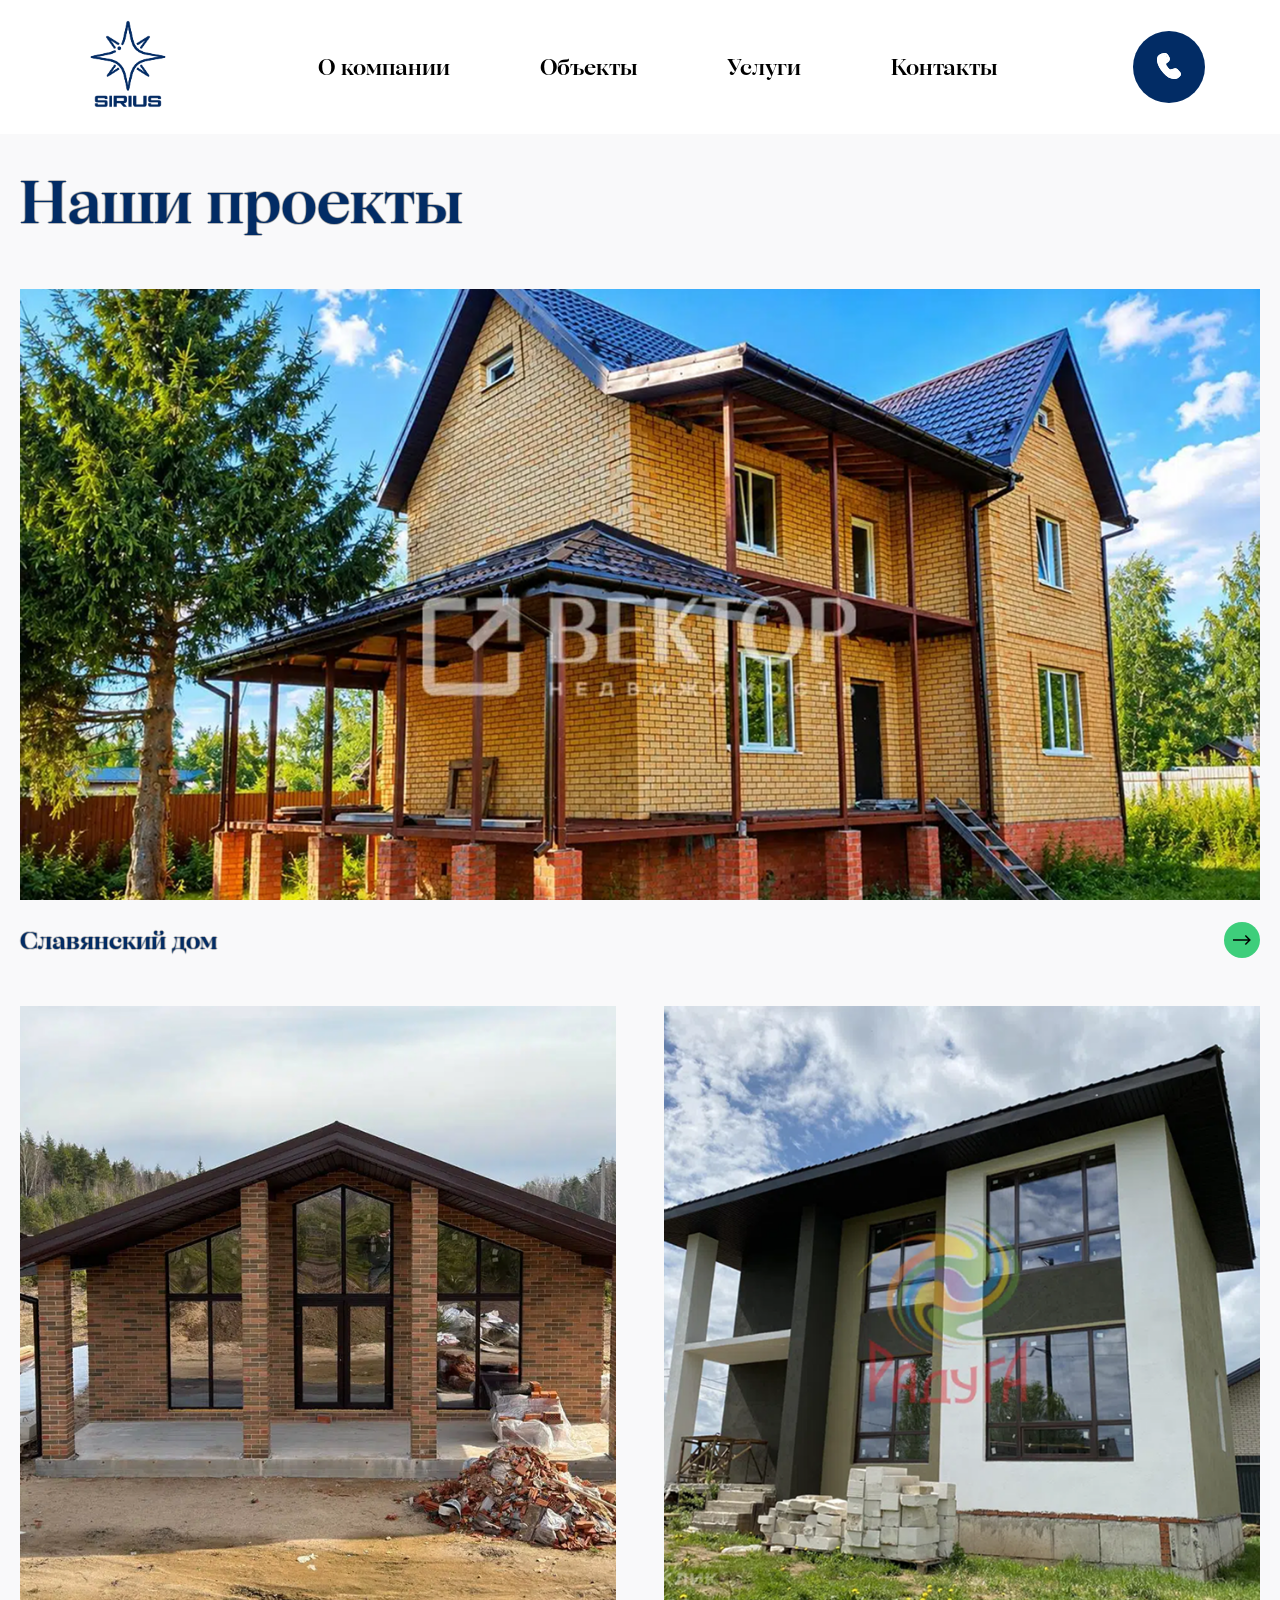
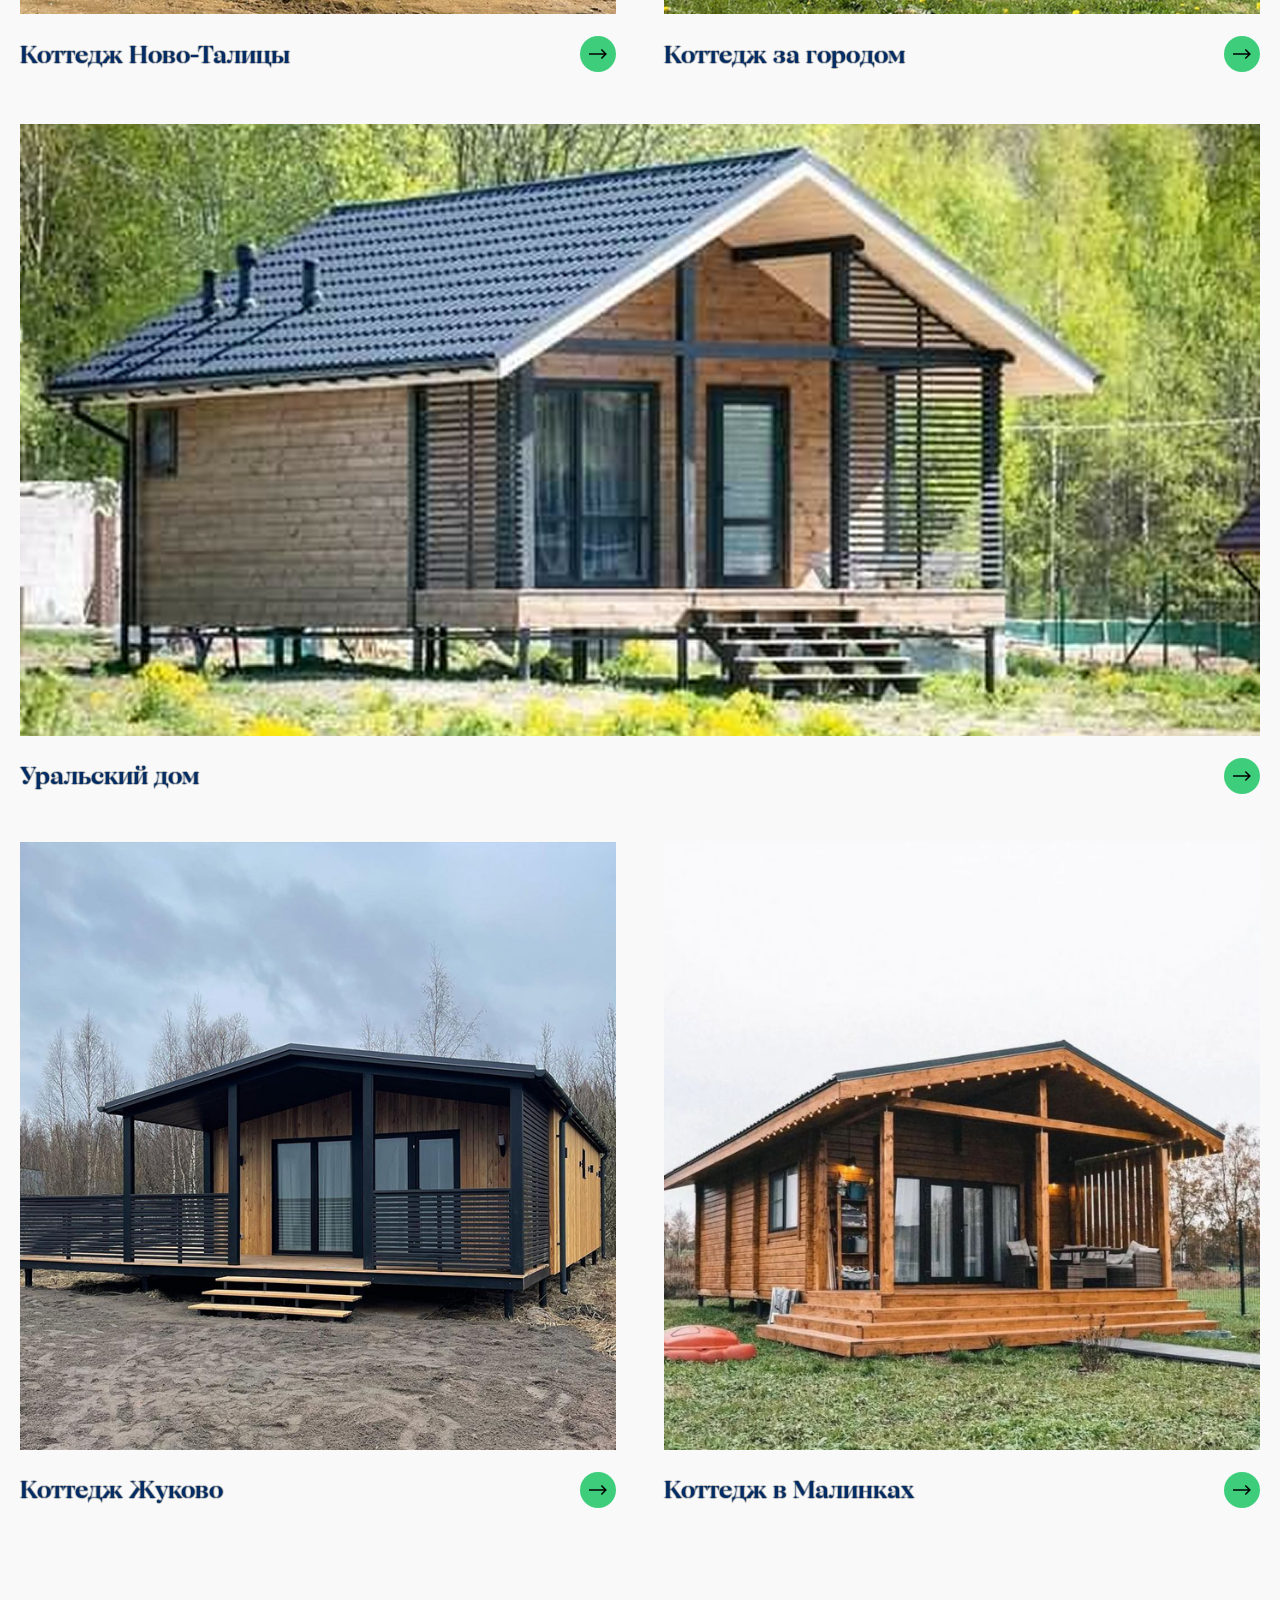
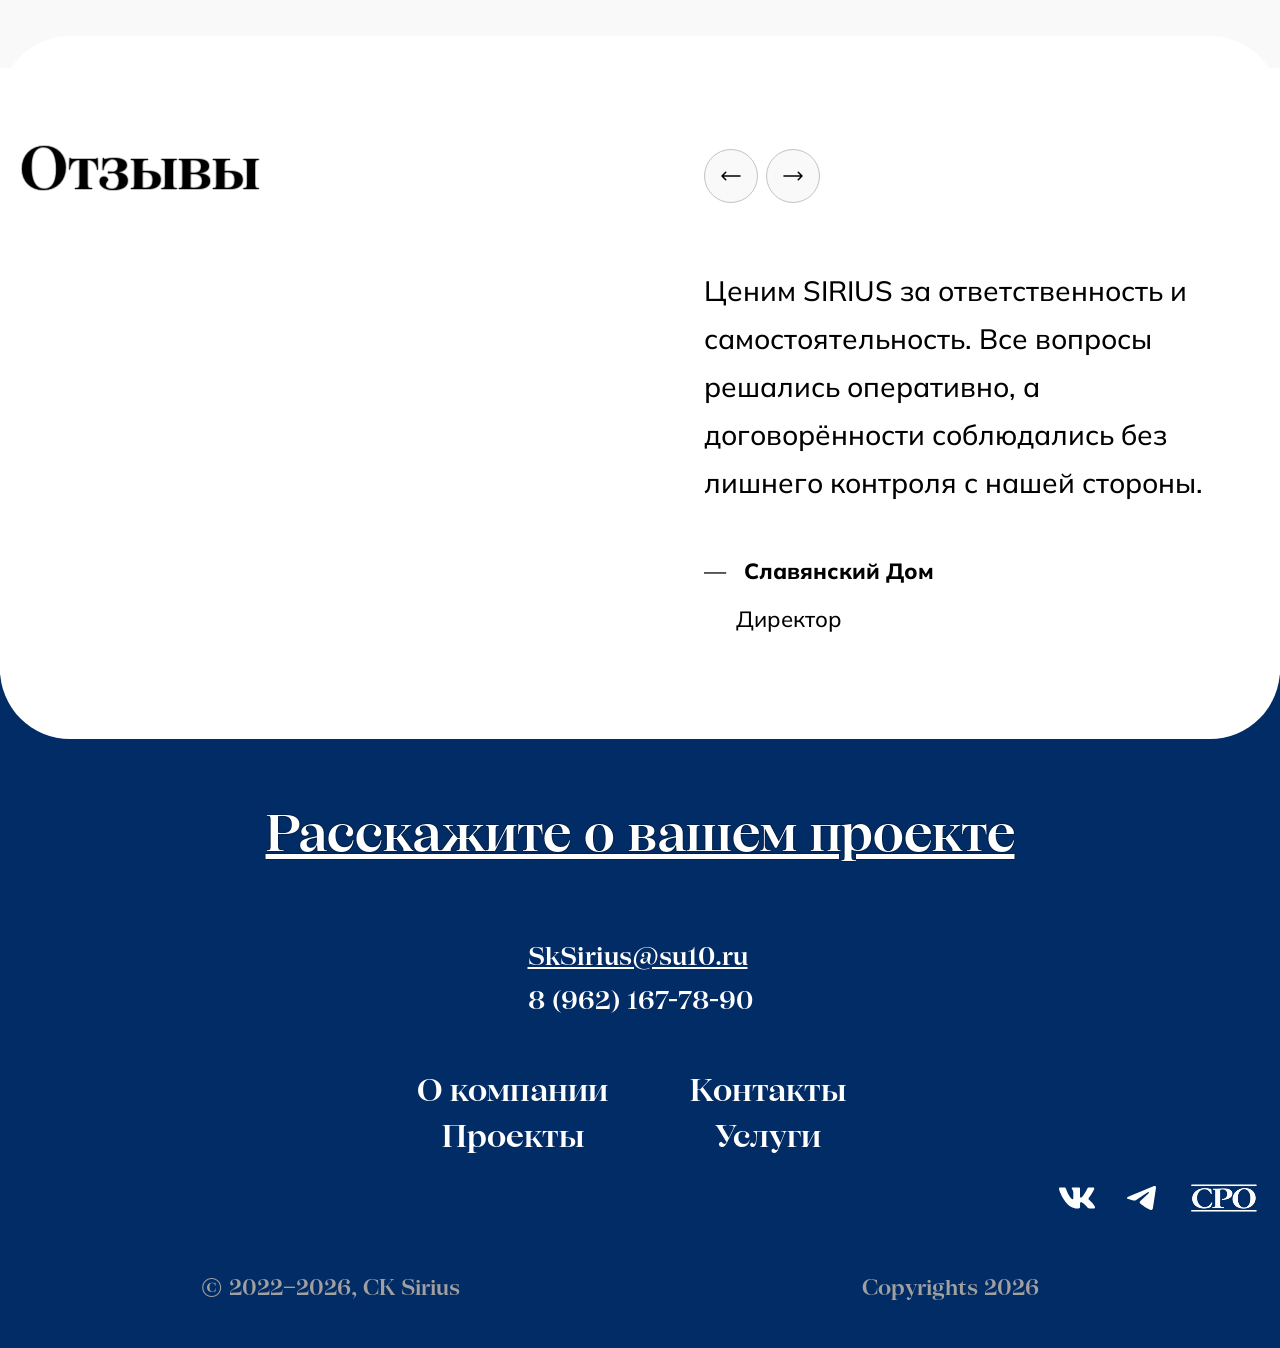
<file: projects.html>
<!doctype html>
<html lang="ru">
  <head>
    <meta charset="UTF-8" />
    <meta name="viewport" content="width=device-width, initial-scale=1.0" />
    <link rel="stylesheet" href="css_files/header.css" />
    <link rel="stylesheet" href="css_files/general.css" />
    <link rel="stylesheet" href="css_files/footer.css" />
    <link rel="stylesheet" href="css_files/projects.css" />
    <link rel="stylesheet" href="css_files/services.css" />
    <link rel="stylesheet" href="css_files/adaptive/services.css">
    <link rel="stylesheet" href="css_files/projects/projects.css" />
    <link rel="stylesheet" href="css_files/adaptive/projects.css">
    <link rel="stylesheet" href="css_files/module-window.css" />
    <link rel="stylesheet" href="css_files/success-module-window.css" />

    <link rel="stylesheet" href="css_files/adaptive/module-window.css" />
    <link rel="stylesheet" href="css_files/adaptive/header-adaptive.css" />
    <link rel="stylesheet" href="css_files/adaptive/footer-adaptive.css" />

    <link rel="preconnect" href="https://fonts.googleapis.com" />
    <link rel="preconnect" href="https://fonts.gstatic.com" crossorigin />
    <link
      href="https://fonts.googleapis.com/css2?family=Mulish:ital,wght@0,200..1000;1,200..1000&display=swap"
      rel="stylesheet"
    />
    <link
      rel="shortcut icon"
      href="icons/logo_favicon.png"
      type="image/x-icon"
    />
    <title>Объекты</title>
  </head>
  <body>
    <header class="header">
      <div class="header__block">
        <nav class="header__nav">
          <!-- LOGO -->
          <a href="index.html"
            ><img class="header__nav-logo" src="icons/Logo.png" alt=""
          /></a>

          <div class="header__nav-box">
            <!-- LIST -->
            <ul class="header__list">
              <!-- ABOUT US -->
              <li>
                <a href="about_us.html" class="header__list-link">О компании</a>
              </li>
              <!-- PROJECTS -->
              <li>
                <a href="projects.html" class="header__list-link">Объекты</a>
              </li>
              <!-- SERVISES -->
              <li>
                <a href="services.html" class="header__list-link">Услуги</a>
              </li>
              <!-- CONTACTS -->
              <li>
                <a href="contacts.html" class="header__list-link">Контакты</a>
              </li>
            </ul>
            <!-- PHONE-BUTTON -->
            <!-- <a href="/" class="header__button"
              ><img src="icons/phone.svg" alt="" class="phone"
            /></a> -->
          </div>

          <div class="header__button-sidebar">
            <!-- PHONE-BUTTON -->
            <button class="header__call" id="callButton">
              <img src="icons/phone.svg" alt="Позвонить" class="phone" />
            </button>
            <!-- КНОПКА САЙДБАРА -->
            <button class="header__burger" id="burgerButton" type="button">
              <span></span>
              <span></span>
              <span></span>
            </button>
          </div>
        </nav>
      </div>
    </header>
    <div class="sidebar" id="sidebar">
      <div class="sidebar__overlay" id="sidebarOverlay"></div>
      <aside class="sidebar__menu">
        <button class="sidebar__close" id="sidebarClose" type="button">
          ×
        </button>
        <ul class="sidebar__list">
          <!-- ABOUT US -->
          <li>
            <a href="about_us.html" class="sidebar__link">О компании</a>
          </li>
          <!-- PROJECTS -->
          <li>
            <a href="projects.html" class="sidebar__link">Объекты</a>
          </li>
          <!-- SERVISES -->
          <li>
            <a href="services.html" class="sidebar__link">Услуги</a>
          </li>
          <!-- CONTACTS -->
          <li>
            <a href="contacts.html" class="sidebar__link">Контакты</a>
          </li>
        </ul>
        <!-- PHONE-BUTTON -->
        <!-- <button class="sidebar__call" id="sidebarCall" type="button">
            <img src="icons/phone.svg" alt="Позвонить" class="phone" />
          </button> -->
      </aside>
    </div>
    <main>
      <section class="projects projects__projects">
        <div class="projects__container">
          <div class="projects__header">
            <div class="projects__title">Наши проекты</div>
            <!-- LINK -->
            <!-- <div class="projects__link">
              <a href="projects.html" class="projects__link-item"
                ><span>Все проекты</span>
                <img
                  src="icons/pointers/services-arrow.svg"
                  alt=""
                  class="projects__arrow"
              /></a>
            </div> -->
          </div>
          <div class="projects__list">
            <!-- 1 -->
            <article class="projects__item">
              <img
                src="Images/Slavynski_dom.png"
                alt=""
                class="projects__image"
              />
              <a href="projectInDetails.html" class="services__name"
                ><span>Славянский дом</span>
                <div class="services__icon-box">
                  <img
                    class="services__icon"
                    src="icons/pointers/project-arrow.svg"
                    alt=""
                  />
                </div>
              </a>
            </article>
            <!-- 2 -->
            <article class="projects__item">
              <img src="Images/Cottage.png" alt="" class="projects__image" />
              <a href="/" class="services__name"
                ><span>Коттедж Ново-Талицы</span>
                <div class="services__icon-box">
                  <img
                    class="services__icon"
                    src="icons/pointers/project-arrow.svg"
                    alt=""
                  />
                </div>
              </a>
            </article>
            <!-- 3 -->
            <article class="projects__item">
              <img src="Images/Cottage_2.png" alt="" class="projects__image" />
              <a href="/" class="services__name"
                ><span>Коттедж за городом</span>
                <div class="services__icon-box">
                  <img
                    class="projects__icon"
                    src="icons/pointers/project-arrow.svg"
                    alt=""
                  />
                </div>
              </a>
            </article>
          </div>
          <div class="projects__list">
            <!-- 4 -->
            <article class="projects__item">
              <img src="Images/Housee.jpg" alt="" class="projects__image" />
              <a href="/" class="services__name"
                ><span>Уральский дом</span>
                <div class="services__icon-box">
                  <img
                    class="services__icon"
                    src="icons/pointers/project-arrow.svg"
                    alt=""
                  />
                </div>
              </a>
            </article>
            <!-- 5 -->
            <article class="projects__item">
              <img src="Images/house-5.png" alt="" class="projects__image" />
              <a href="/" class="services__name"
                ><span>Коттедж Жуково</span>
                <div class="services__icon-box">
                  <img
                    class="services__icon"
                    src="icons/pointers/project-arrow.svg"
                    alt=""
                  />
                </div>
              </a>
            </article>
            <!-- 6 -->
            <article class="projects__item">
              <img src="Images/house-6.png" alt="" class="projects__image" />
              <a href="/" class="services__name"
                ><span>Коттедж в Малинках</span>
                <div class="services__icon-box">
                  <img
                    class="projects__icon"
                    src="icons/pointers/project-arrow.svg"
                    alt=""
                  />
                </div>
              </a>
            </article>
          </div>
        </div>
      </section>
      <!-- Отзывы -->
      <section class="projects__reviews">
        <div class="p-reviews__container">
          <h2 class="p-reviews__title">Отзывы</h2>
          <!-- RIGHT -->
          <!-- <div class="p-review__right">
            <div class="slider-nav__buttons">
              <div class="slider-nav__button" id="prevReview">
                <img
                  src="icons/pointers/left.svg"
                  alt=""
                  class="slider-nav__button-img"
                />
              </div>
              <div class="slider-nav__button" id="nextReview">
                <img
                  src="icons/pointers/right.svg"
                  alt=""
                  class="slider-nav__button-img"
                />
              </div>
            </div> -->
          <!-- REVIEW -->
          <!-- <div class="p__review">
              <p class="p__review-text" id="reviewText">
                Ценим SIRIUS за ответственность и самостоятельность. Все вопросы
                решались оперативно, а договорённости соблюдались без лишнего
                контроля с нашей стороны.
              </p>
              <div class="p__review-company-name"><span class="em-dash">—&nbsp;&nbsp;&nbsp;</span>Славянский Дом</div>
              <div class="p__review-role">Директор</div>
            </div>
          </div>  -->
          <div class="p-review__right">
            <div class="slider-nav__buttons">
              <div class="slider-nav__button" id="prevReview">
                <img
                  src="icons/pointers/left.svg"
                  alt=""
                  class="slider-nav__button-img"
                />
              </div>
              <div class="slider-nav__button" id="nextReview">
                <img
                  src="icons/pointers/right.svg"
                  alt=""
                  class="slider-nav__button-img"
                />
              </div>
            </div>

            <!-- REVIEW -->
            <div class="p__review">
              <p class="p__review-text" id="reviewText"></p>
              <div class="p__review-company-name">
                <span class="em-dash">—&nbsp;&nbsp;&nbsp;</span
                ><span id="reviewCompany"></span>
              </div>
              <div class="p__review-role" id="reviewRole"></div>
            </div>
          </div>
        </div>
      </section>
    </main>
    <footer class="footer">
      <div class="footer__container">
        <h2>
          <a href="contacts.html" class="footer__title"
            >Расскажите о вашем проекте</a
          >
        </h2>

        <div class="footer__middle">
          <div class="footer__contacts">
            <a href="mailto:SkSirius@su10.ru" class="footer__email">SkSirius@su10.ru</a
            ><a href="tel:89621677890" class="footer__phone-number">8 (962) 167-78-90</a>
          </div>
          <nav class="footer__nav">
            <!-- <div class="footer__nav-up"> -->
            <a href="about_us.html" class="footer__nav-item">О компании</a>
            <a href="services.html" class="footer__nav-item">Контакты</a>
            <!-- </div> -->
            <!-- <div class="footer__nav-bottom"> -->
            <a href="projects.html" class="footer__nav-item">Проекты</a>
            <a href="contacts.html" class="footer__nav-item">Услуги</a>
            <!-- </div> -->
          </nav>
        </div>

        <div class="footer__bottom">
          <div class="footer__socials">
            <a href="https://vk.ru/im/convo/7271017?tab=all" target="_blank" rel="noopener noreferrer"><img src="icons/social-medias/vk.svg" alt="" class="vk" /></a>
            <a href=""><img src="icons/social-medias/tg.svg" alt="" class="tg" /></a>
            <a href=""><img src="icons/social-medias/cpo.png" alt="" class="cpo" /></a>
          </div>
          <div class="footer__copyright">
            <p class="footer__copyright-text">© 2022–2026, CК Sirius</p>
            <p class="footer__copyright-text">Copyrights 2026</p>
          </div>
        </div>
      </div>
    </footer>
    <!-- MODULE-WINDOW -->
    <div class="callback" id="callback">
      <div class="callback__overlay"></div>

      <div class="callback__window">
        <button class="callback__close" id="callbackClose">×</button>

        <h2 class="callback__title">У вас возникли вопросы?</h2>

        <div class="callback__manager">
          <img
            src="Images/owner-picture.png"
            alt=""
            class="callback__manager-photo"
          />

          <p class="callback__manager-text">
            Наш менеджер перезвонит вам<br />
            в рабочее время в течение дня
          </p>
        </div>

        <form class="callback__form">
          <input
            type="tel"
            class="callback__input"
            placeholder="Телефон *"
            id="callbackPhone"
          />

          <button type="submit" class="callback__submit" id="callbackSubmit">
            Перезвонить
          </button>
        </form>
      </div>
    </div>
    <!-- УСПЕШНО ОТПРАВЛЕНО -->
    <div class="callback__success" id="callbackSuccess">
      <div class="callback__success-overlay"></div>
      <div class="callback__success-modal">
        <button class="callback__success-close" id="successClose">
          <img src="icons/cross.svg" alt="" />
        </button>

        <div class="callback__success-icon">
          <img src="icons/plane.svg" alt="" />
        </div>

        <h3 class="callback__success-title">
          Ваша заявка на обратный звонок зарегистрирована
        </h3>
        <p class="callback__success-text">
          Наш специалист скоро перезвонит вам
        </p>
      </div>
    </div>
    <script src="js/callback.js"></script>
    <script src="js/sidebar.js"></script>
    <script src="js/projects.js"></script>
  </body>
</html>
</file>
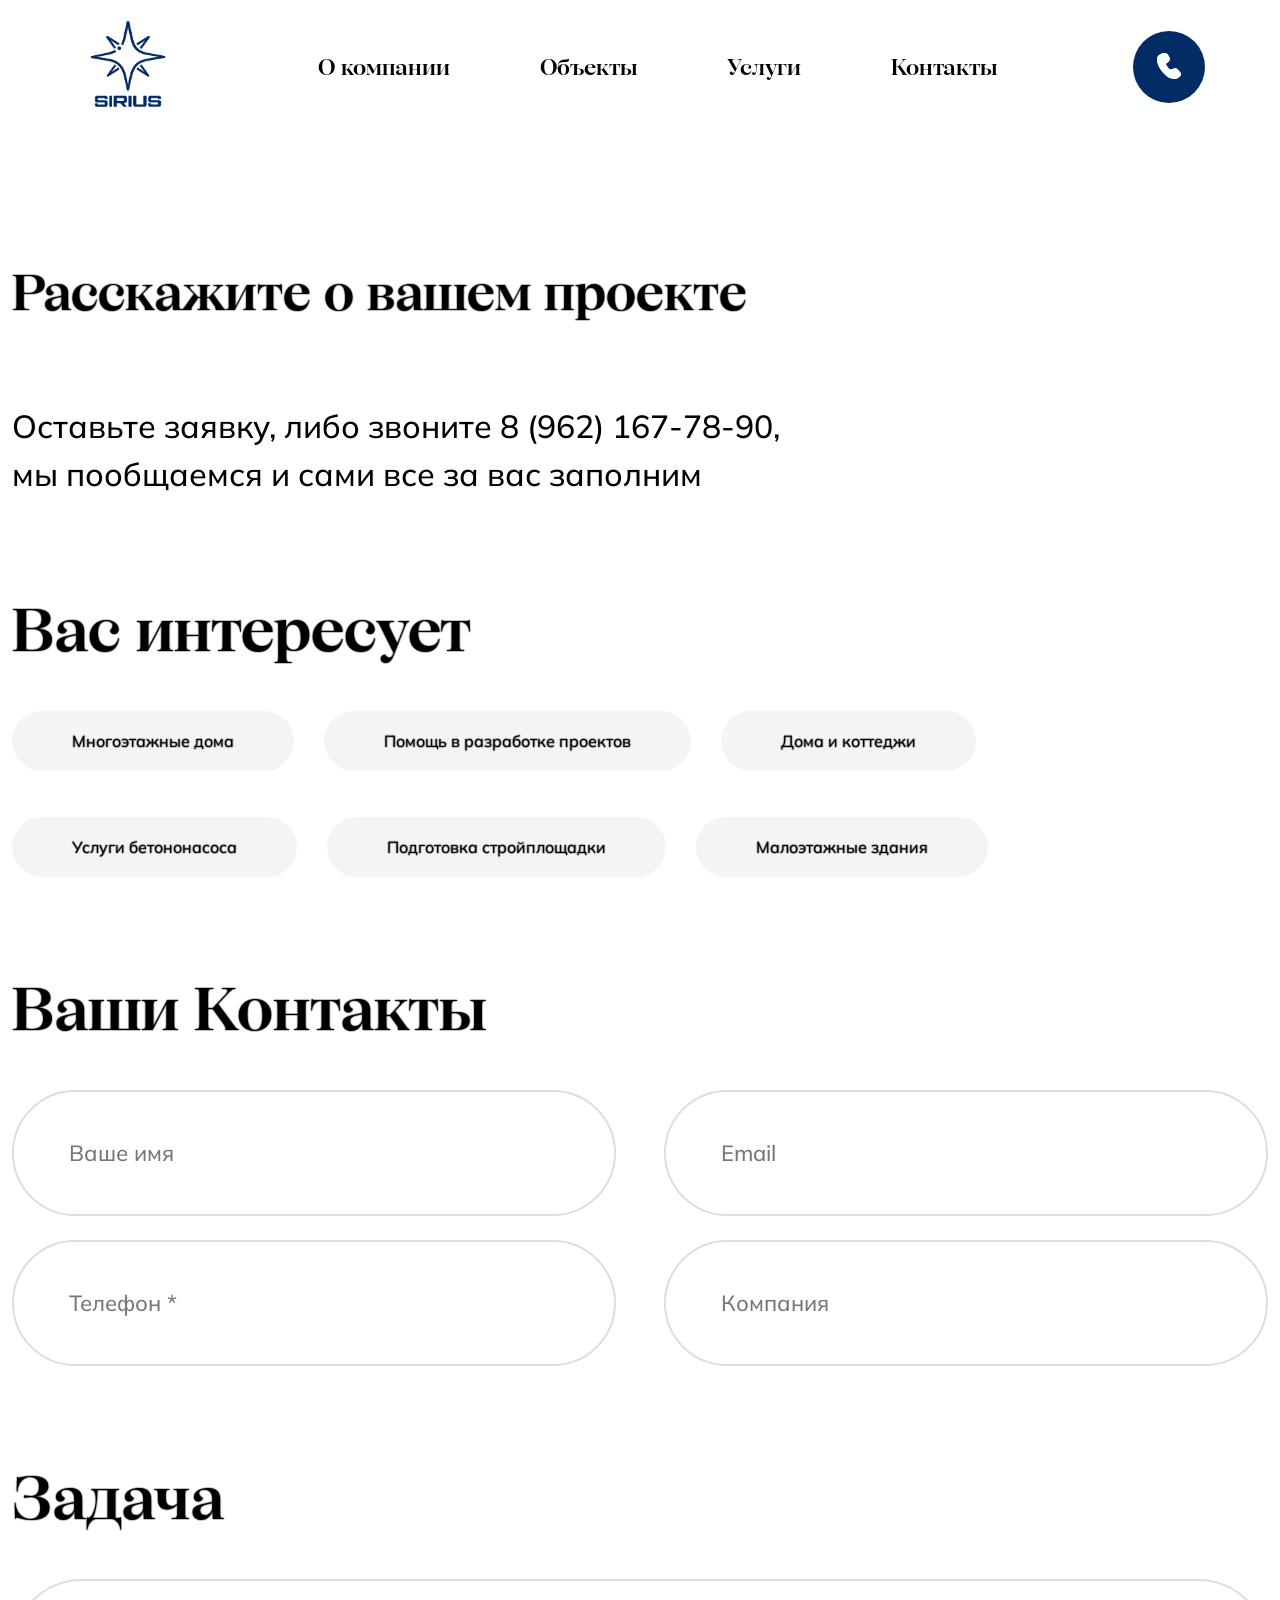
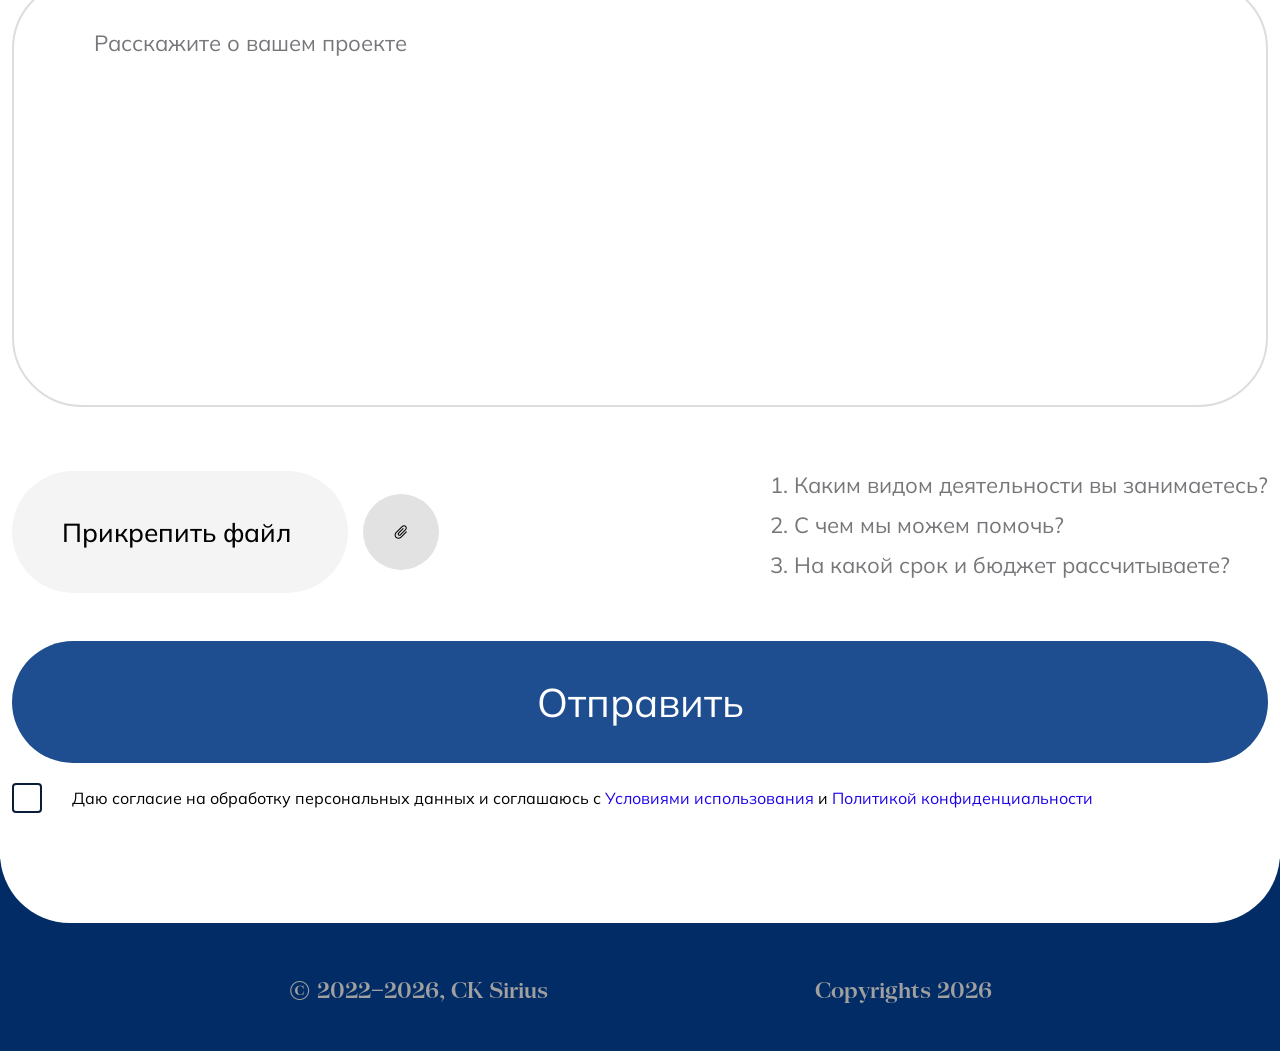
<file: request.html>
<!doctype html>
<html lang="ru">
  <head>
    <meta charset="UTF-8" />
    <meta name="viewport" content="width=device-width, initial-scale=1.0" />
    <link rel="stylesheet" href="css_files/general.css" />
    <link rel="stylesheet" href="css_files/header.css" />
    <link rel="stylesheet" href="css_files/footer.css" />
    <link rel="stylesheet" href="css_files/request/request.css" />
    <link rel="stylesheet" href="css_files/request/inputData.css" />
    <link rel="stylesheet" href="css_files/request/target.css" />
    <link rel="stylesheet" href="css_files/request/bottom.css" />
    <link
      rel="shortcut icon"
      href="icons/logo_favicon.png"
      type="image/x-icon"
    />
    <link rel="stylesheet" href="css_files/adaptive/header-adaptive.css" />
    <link rel="stylesheet" href="css_files/adaptive/request-adaptive.css" />
    <link rel="stylesheet" href="css_files/adaptive/footer-adaptive.css" />
    <link rel="stylesheet" href="css_files/module-window.css" />
    <link rel="stylesheet" href="css_files/adaptive/module-window.css" />
    <link rel="stylesheet" href="css_files/success-module-window.css" />

    <link
      rel="stylesheet"
      href="css_files/adaptive/succes-module-adaptive.css"
    />

    <link rel="preconnect" href="https://fonts.googleapis.com" />
    <link rel="preconnect" href="https://fonts.gstatic.com" crossorigin />
    <link
      href="https://fonts.googleapis.com/css2?family=Mulish:ital,wght@0,200..1000;1,200..1000&display=swap"
      rel="stylesheet"
    />

    <title>Оставить заявку</title>
  </head>
  <body>
    <header class="header">
      <div class="header__block">
        <nav class="header__nav">
          <!-- LOGO -->
          <a href="index.html"
            ><img class="header__nav-logo" src="icons/Logo.png" alt=""
          /></a>
          <div class="header__nav-box">
            <!-- LIST -->
            <ul class="header__list">
              <!-- ABOUT US -->
              <li>
                <a href="about_us.html" class="header__list-link">О компании</a>
              </li>
              <!-- PROJECTS -->
              <li>
                <a href="projects.html" class="header__list-link">Объекты</a>
              </li>
              <!-- SERVISES -->
              <li>
                <a href="services.html" class="header__list-link">Услуги</a>
              </li>
              <!-- CONTACTS -->
              <li>
                <a href="contacts.html" class="header__list-link">Контакты</a>
              </li>
            </ul>
            <!-- PHONE-BUTTON -->
            <!-- <div class="header__button-sidebar">
              <button class="header__call" id="callButton">
                <img src="icons/phone.svg" alt="Позвонить" class="phone" />
              </button> -->
            <!-- КНОПКА САЙДБАРА -->
            <!-- <button class="header__burger" id="burgerButton" type="button">
                <span></span>
                <span></span>
                <span></span>
              </button>
            </div>  -->
          </div>

          <div class="header__button-sidebar">
            <!-- PHONE-BUTTON -->
            <button class="header__call" id="callButton">
              <img src="icons/phone.svg" alt="Позвонить" class="phone" />
            </button>
            <!-- КНОПКА САЙДБАРА -->
            <button class="header__burger" id="burgerButton" type="button">
              <span></span>
              <span></span>
              <span></span>
            </button>
          </div>
          <!-- <button class="header__call-adaptive" id="callButton">
            <img src="icons/phone.svg" alt="Позвонить" class="phone" />
          </button> -->
        </nav>
      </div>
    </header>
    <!-- SIDEBAR -->
    <div class="sidebar" id="sidebar">
      <div class="sidebar__overlay" id="sidebarOverlay"></div>
      <aside class="sidebar__menu">
        <button class="sidebar__close" id="sidebarClose" type="button">
          ×
        </button>
        <ul class="sidebar__list">
          <!-- ABOUT US -->
          <li>
            <a href="about_us.html" class="sidebar__link">О компании</a>
          </li>
          <!-- PROJECTS -->
          <li>
            <a href="projects.html" class="sidebar__link">Объекты</a>
          </li>
          <!-- SERVISES -->
          <li>
            <a href="services.html" class="sidebar__link">Услуги</a>
          </li>
          <!-- CONTACTS -->
          <li>
            <a href="contacts.html" class="sidebar__link">Контакты</a>
          </li>
        </ul>
        <!-- PHONE-BUTTON -->
        <!-- <button class="sidebar__call" id="sidebarCall" type="button">
            <img src="icons/phone.svg" alt="Позвонить" class="phone" />
          </button> -->
      </aside>
    </div>
    <main>
      <section class="request">
        <div class="request__container">
          <div class="request__title">
            <h1 class="request__title-title">Расскажите о вашем проекте</h1>
            <div class="request__title-desc">
              Оставьте заявку, либо звоните 8 (962) 167-78-90, мы пообщаемся и
              сами все за вас заполним
            </div>
          </div>
        </div>
      </section>
      <section class="request__services">
        <div class="requestServices__container">
          <h2 class="request__services-title">Вас интересует</h2>
          <div class="request__services-items">
            <button class="request__services-item">Малоэтажные здания</button>
            <button class="request__services-item">Многоэтажные дома</button>
            <button class="request__services-item">
              Помощь в разработке проектов
            </button>
            <button class="request__services-item">Дома и коттеджи</button>
            <button class="request__services-item">Услуги бетононасоса</button>
            <button class="request__services-item">
              Подготовка стройплощадки
            </button>
          </div>
        </div>
      </section>
      <section class="inputData">
        <div class="inputData__container">
          <h1 class="inputData__title">Ваши Контакты</h1>
          <!-- <div class="inputData__elements">
            <input
              type="text"
              class="inputData__element"
              placeholder="Ваше имя"
            />
            <input type="text" class="inputData__element" placeholder="Email" />
            <input
              type="text"
              class="inputData__element"
              placeholder="Телефон*"
            />
            <input
              type="text"
              class="inputData__element"
              placeholder="Компания"
            />
          </div> -->
          <div class="inputData__elements">
            <div class="inputData__field">
              <input id="name" type="text" class="inputData__element" placeholder=" " />
              <label for="name">Ваше имя</label>
            </div>

            <div class="inputData__field">
              <input id="email" type="email" class="inputData__element" placeholder=" " />
              <label for="email">Email</label>
            </div>

            <div class="inputData__field">
              <input
                id="phone"
                type="tel"
                class="inputData__element"
                pattern="[0-9]{18}"
                maxlength="18"
                placeholder=" "
              />
              <label for="phone"
                >Телефон
                <span class="inputData__element-required">*</span></label
              >
            </div>

            <div class="inputData__field">
              <input id="company" type="text" class="inputData__element" placeholder=" " />
              <label for="company">Компания</label>
            </div>
          </div>
        </div>
      </section>
      <section class="target">
        <div class="target__container">
          <h1 class="target__title">Задача</h1>
          <div class="target__box">
            <input
              class="target__text"
              type="text"
              placeholder="Расскажите о вашем проекте"
            />
          </div>
        </div>
      </section>

      <section class="request__bottom-adaptive">
        <div class="requestBottom__container">
          <div class="request__bottom-top">
            <div class="request__bottom-file">
              <input type="file" id="file" class="file-upload" />

              <label for="file" class="file-upload__label"
                ><span class="file-upload__label-text">Прикрепить файл</span>

                <span class="file-upload__icon"
                  ><img
                    class="request__bottom-image"
                    src="icons/ic_sharp-attach-file.svg"
                    alt=""
                /></span>
              </label>
            </div>
            <div class="request__list">
              <ol>
                <li class="request__list-item">
                  1. Каким видом деятельности вы занимаетесь?
                </li>
                <li class="request__list-item">2. С чем мы можем помочь?</li>
                <li class="request__list-item">
                  3. На какой срок и бюджет рассчитываете?
                </li>
              </ol>
            </div>
          </div>
          <div class="request__bottom-down">
            <button type="button" class="request__bottom-send" id="submit">
              Отправить
            </button>
            <p class="request__success" id="successMessage">
              Ваша заявка отправлена
            </p>

            <div class="privacy__policy">
              <input type="checkbox" class="privacy__policy__checkbox" />
              <span
                >Даю согласие на обработку персональных данных и соглашаюсь с
                <span class="privacy__policy-blue"
                  >Условиями использования</span
                >
                и
                <span class="privacy__policy-blue"
                  >Политикой конфиденциальности</span
                ></span
              >
            </div>
          </div>
        </div>
      </section>

      <section class="request__bottom">
        <div class="requestBottom__container">
          <div class="request__bottom-left">
            <div class="request__bottom-file">
              <input type="file" id="file" class="file-upload" />

              <label for="file" class="file-upload__label"
                ><span class="file-upload__label-text">Прикрепить файл</span>

                <span class="file-upload__icon"
                  ><img
                    class="request__bottom-image"
                    src="icons/ic_sharp-attach-file.svg"
                    alt=""
                /></span>
              </label>
            </div>
            <button type="button" class="request__bottom-send" id="submit-desktop">
              Отправить
            </button>
            <p class="request__success" id="successMessage-desktop">
              Ваша заявка отправлена
            </p>
          </div>
          <div class="request__bottom-right">
            <div class="request__list">
              <ol>
                <li class="request__list-item">
                  1. Каким видом деятельности вы занимаетесь?
                </li>
                <li class="request__list-item">2. С чем мы можем помочь?</li>
                <li class="request__list-item">
                  3. На какой срок и бюджет рассчитываете?
                </li>
              </ol>
            </div>
            <div class="privacy__policy">
              <input type="checkbox" class="privacy__policy__checkbox" />
              <span
                >Даю согласие на обработку персональных данных и соглашаюсь с
                <span class="privacy__policy-blue"
                  >Условиями использования</span
                >
                и
                <span class="privacy__policy-blue"
                  >Политикой конфиденциальности</span
                ></span
              >
            </div>
          </div>
        </div>
      </section>
    </main>
    <footer class="footer footer__page-contacts">
      <div class="footer__container">
        <div class="footer__bottom">
          <div class="footer__copyright footer__page-copy">
            <p>© 2022–2026, CК Sirius</p>
            <p>Copyrights 2026</p>
          </div>
        </div>
      </div>
    </footer>
    <!-- MODULE-WINDOW -->
    <div class="callback" id="callback">
      <div class="callback__overlay"></div>

      <div class="callback__window">
        <button class="callback__close" id="callbackClose">×</button>

        <h2 class="callback__title">У вас возникли вопросы?</h2>

        <div class="callback__manager">
          <img
            src="Images/owner-picture.png"
            alt=""
            class="callback__manager-photo"
          />

          <p class="callback__manager-text">
            Наш менеджер перезвонит вам<br />
            в рабочее время в течение дня
          </p>
        </div>

        <form class="callback__form">
          <input
            type="tel"
            class="callback__input"
            placeholder="Телефон *"
            id="callbackPhone"
          />

          <button type="submit" class="callback__submit" id="callbackSubmit">
            Перезвонить
          </button>
        </form>
      </div>
    </div>
    <!-- УСПЕШНО ОТПРАВЛЕНО -->
    <div class="callback__success" id="callbackSuccess">
      <div class="callback__success-overlay"></div>
      <div class="callback__success-modal">
        <button class="callback__success-close" id="successClose">
          <img src="icons/cross.svg" alt="" />
        </button>

        <div class="callback__success-icon">
          <img src="icons/plane.svg" alt="" />
        </div>

        <h3 class="callback__success-title">
          Ваша заявка на обратный звонок зарегистрирована
        </h3>
        <p class="callback__success-text">
          Наш специалист скоро перезвонит вам
        </p>
      </div>
    </div>
    <script type="module" src="js/callback.js"></script>
    <script type="module" src="js/sidebar.js"></script>
    <!-- <script type="module" src="js/request.js"></script> -->
    <!-- <script type="module" src="js/requestnew.js"></script> -->
    <script type="module" src="js/reques-bothVars.js"></script>
  </body>
</html>
</file>
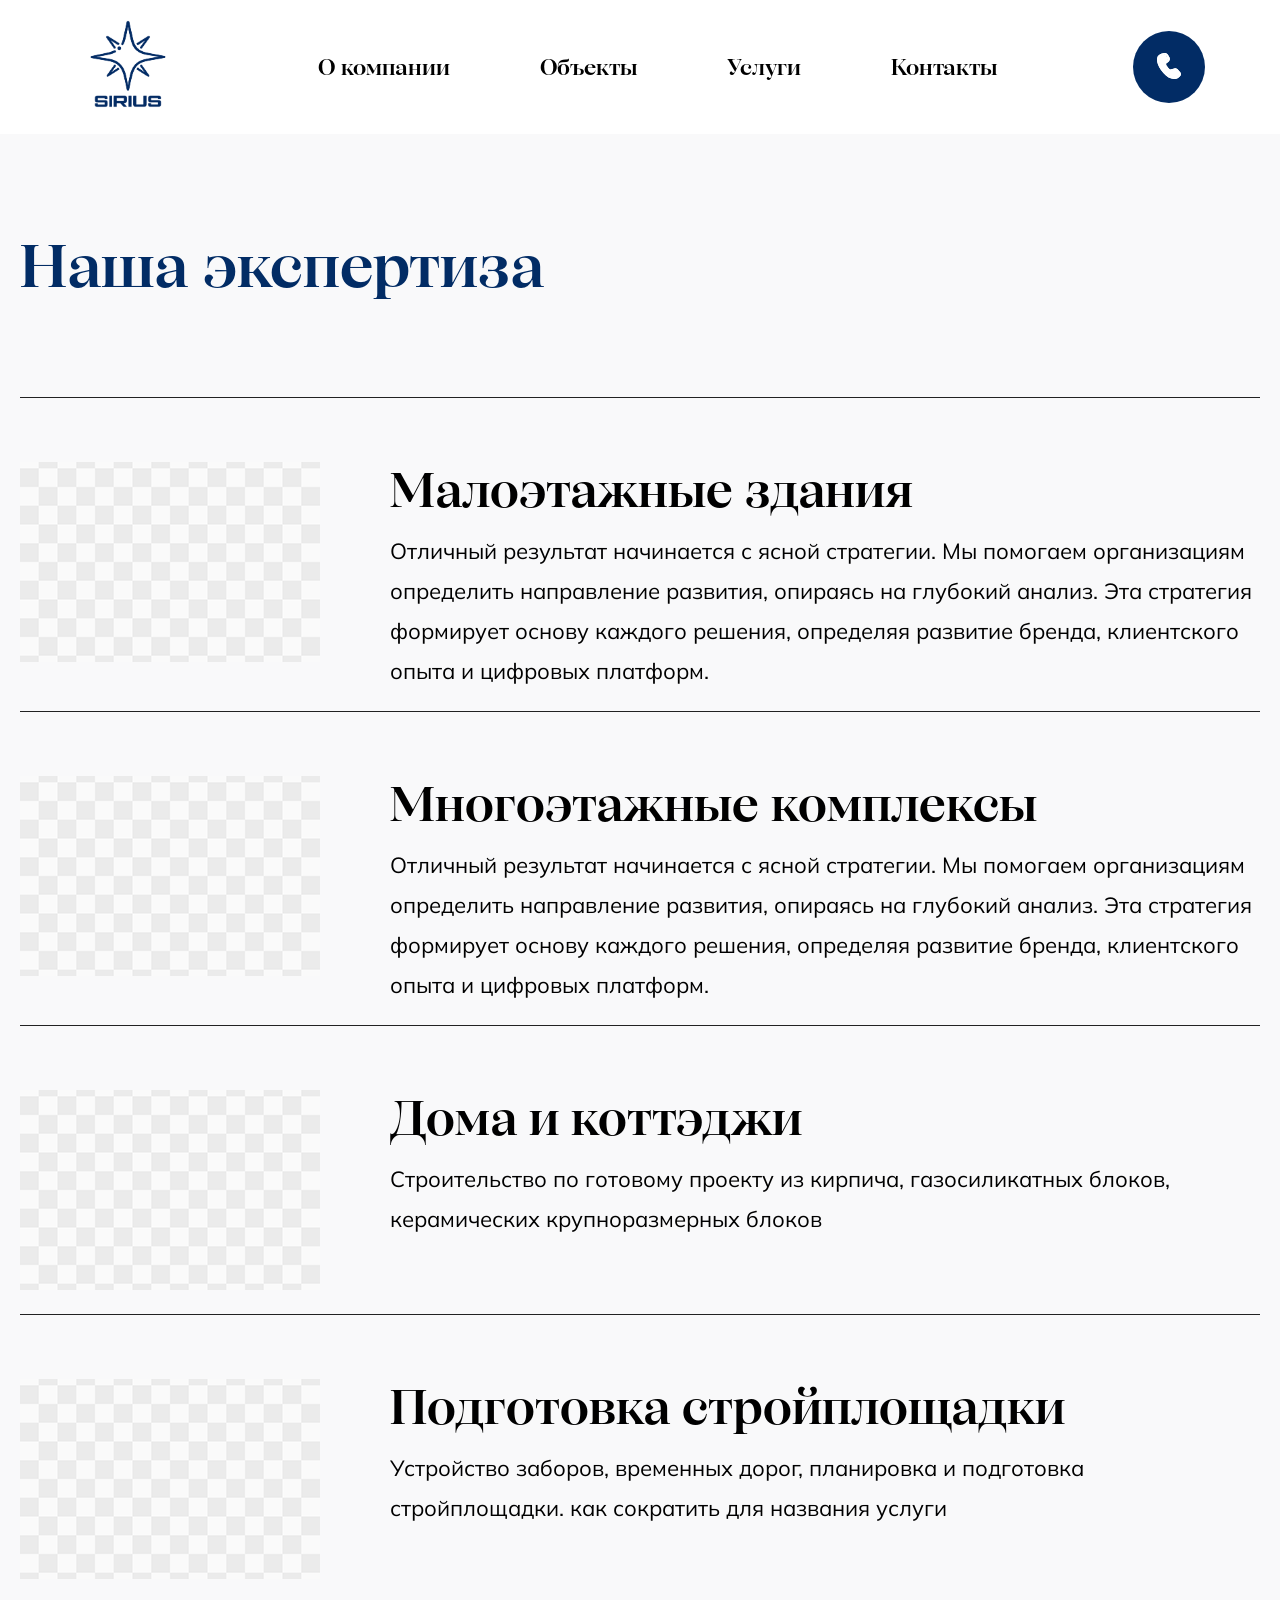
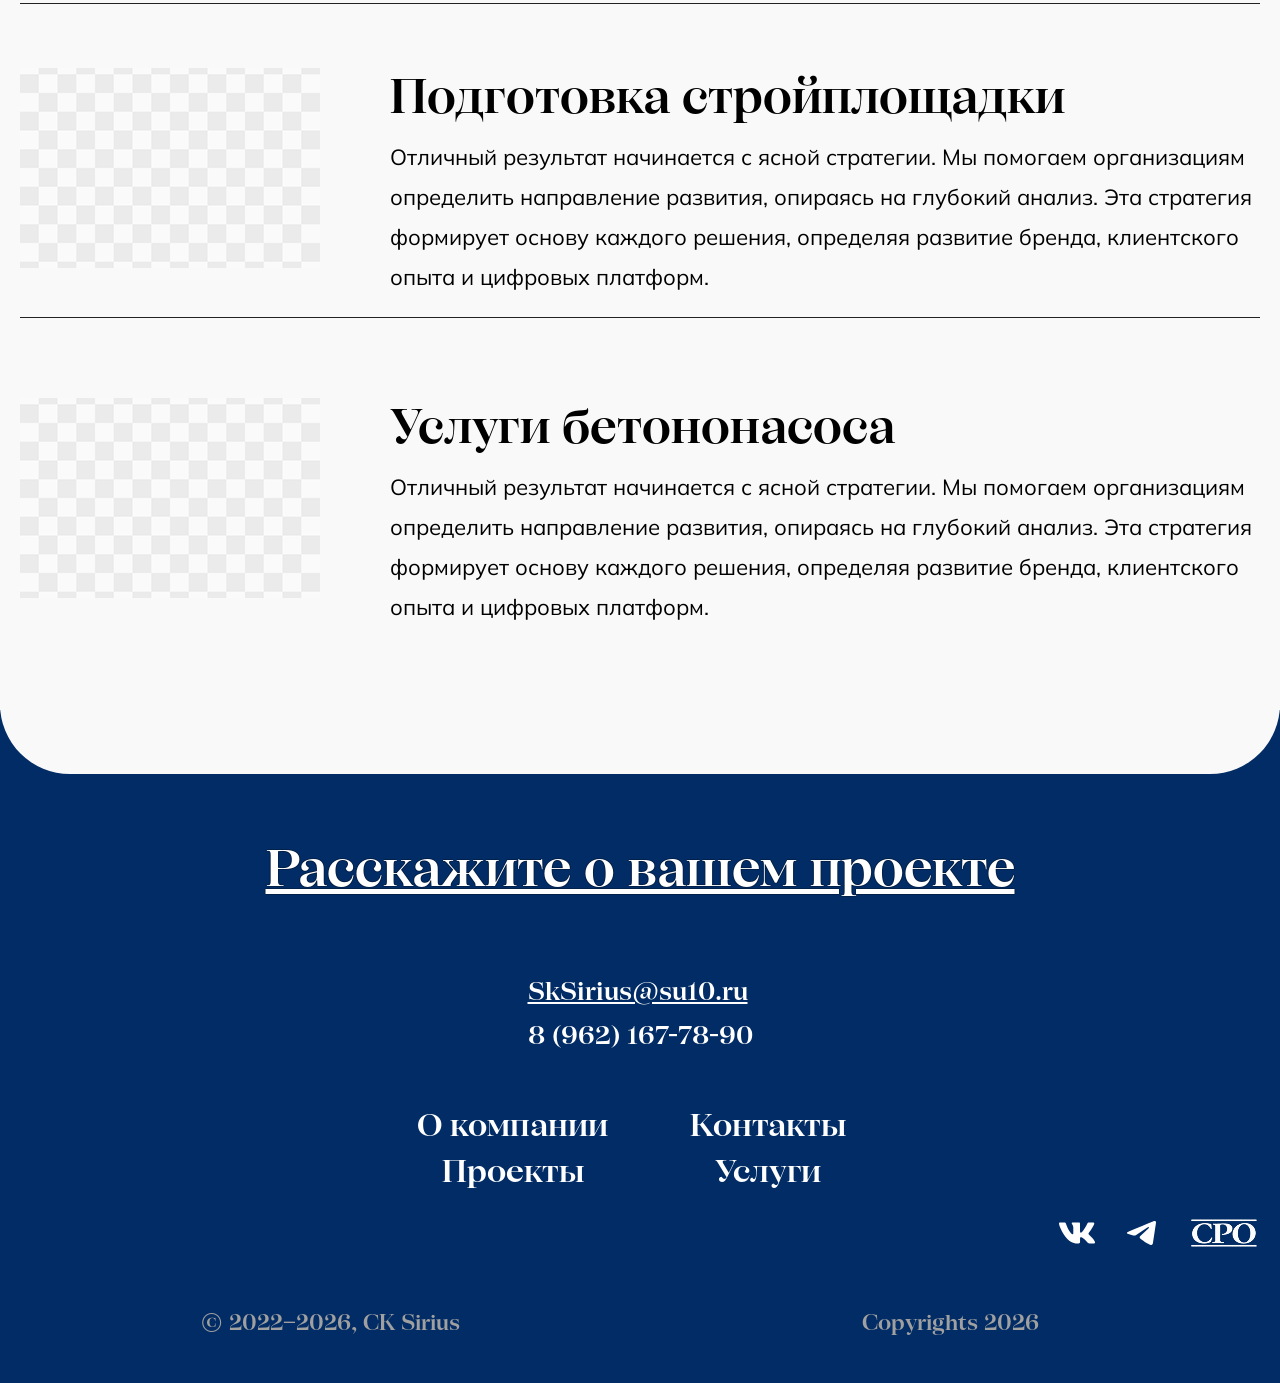
<file: services.html>
<!doctype html>
<html lang="ru">
  <head>
    <meta charset="UTF-8" />
    <meta name="viewport" content="width=device-width, initial-scale=1.0" />
    <link rel="stylesheet" href="css_files/general.css" />
    <link rel="stylesheet" href="css_files/header.css" />
    <link rel="stylesheet" href="css_files/footer.css" />
    <link rel="stylesheet" href="css_files/services/services.css" />
    <!-- <link rel="stylesheet" href="css_files/adaptive/services.css" /> -->
    <link rel="stylesheet" href="css_files/adaptive/services__services-adaptive.css">
    <link rel="stylesheet" href="css_files/projects/projects.css" />
    <link rel="stylesheet" href="css_files/adaptive/projects.css" />
    <link rel="stylesheet" href="css_files/module-window.css" />
    <link rel="stylesheet" href="css_files/success-module-window.css" />

    <link rel="stylesheet" href="css_files/adaptive/module-window.css" />
    <link rel="stylesheet" href="css_files/adaptive/header-adaptive.css" />
    <link rel="stylesheet" href="css_files/adaptive/footer-adaptive.css" />

    <link rel="preconnect" href="https://fonts.googleapis.com" />
    <link rel="preconnect" href="https://fonts.gstatic.com" crossorigin />
    <link
      href="https://fonts.googleapis.com/css2?family=Mulish:ital,wght@0,200..1000;1,200..1000&display=swap"
      rel="stylesheet"
    />
    <link
      rel="shortcut icon"
      href="icons/logo_favicon.png"
      type="image/x-icon"
    />
    <title>Услуги</title>
  </head>
  <body>
    <header class="header">
      <div class="header__block">
        <nav class="header__nav">
          <!-- LOGO -->
          <a href="index.html"
            ><img class="header__nav-logo" src="icons/Logo.png" alt=""
          /></a>
          <div class="header__nav-box">
            <!-- LIST -->
            <ul class="header__list">
              <!-- ABOUT US -->
              <li>
                <a href="about_us.html" class="header__list-link">О компании</a>
              </li>
              <!-- PROJECTS -->
              <li>
                <a href="projects.html" class="header__list-link">Объекты</a>
              </li>
              <!-- SERVISES -->
              <li>
                <a href="services.html" class="header__list-link">Услуги</a>
              </li>
              <!-- CONTACTS -->
              <li>
                <a href="contacts.html" class="header__list-link">Контакты</a>
              </li>
            </ul>
            <!-- PHONE-BUTTON -->
            <!-- <div class="header__button-sidebar">
              <button class="header__call" id="callButton">
                <img src="icons/phone.svg" alt="Позвонить" class="phone" />
              </button> -->
            <!-- КНОПКА САЙДБАРА -->
            <!-- <button class="header__burger" id="burgerButton" type="button">
                <span></span>
                <span></span>
                <span></span>
              </button>
            </div>  -->
          </div>

          <div class="header__button-sidebar">
            <!-- PHONE-BUTTON -->
            <button class="header__call" id="callButton">
              <img src="icons/phone.svg" alt="Позвонить" class="phone" />
            </button>
            <!-- КНОПКА САЙДБАРА -->
            <button class="header__burger" id="burgerButton" type="button">
              <span></span>
              <span></span>
              <span></span>
            </button>
          </div>
          <!-- <button class="header__call-adaptive" id="callButton">
            <img src="icons/phone.svg" alt="Позвонить" class="phone" />
          </button> -->
        </nav>
      </div>
    </header>
    <!-- SIDEBAR -->
    <div class="sidebar" id="sidebar">
      <div class="sidebar__overlay" id="sidebarOverlay"></div>
      <aside class="sidebar__menu">
        <button class="sidebar__close" id="sidebarClose" type="button">
          ×
        </button>
        <ul class="sidebar__list">
          <!-- ABOUT US -->
          <li>
            <a href="about_us.html" class="sidebar__link">О компании</a>
          </li>
          <!-- PROJECTS -->
          <li>
            <a href="projects.html" class="sidebar__link">Объекты</a>
          </li>
          <!-- SERVISES -->
          <li>
            <a href="services.html" class="sidebar__link">Услуги</a>
          </li>
          <!-- CONTACTS -->
          <li>
            <a href="contacts.html" class="sidebar__link">Контакты</a>
          </li>
        </ul>
        <!-- PHONE-BUTTON -->
        <!-- <button class="sidebar__call" id="sidebarCall" type="button">
            <img src="icons/phone.svg" alt="Позвонить" class="phone" />
          </button> -->
      </aside>
    </div>
    <main>
      <section class="services__section">
        <div class="services__container">
          <h1 class="services__title">Наша экспертиза</h1>
          <div class="services__elements">
            <div class="services__element">
              <div class="services__image">
                <img
                  class="services__element-image"
                  src="Images/example_photo.png"
                  alt=""
                />
              </div>
              <div class="services__text">
                <h2 class="services__text-title">Малоэтажные здания</h2>
                <p class="services__text-desc">
                  Отличный результат начинается с ясной стратегии. Мы помогаем
                  организациям определить направление развития, опираясь на
                  глубокий анализ. Эта стратегия формирует основу каждого
                  решения, определяя развитие бренда, клиентского опыта и
                  цифровых платформ.
                </p>
              </div>
            </div>
            <!-- Многоэтажные комплексы -->
            <div class="services__element-withoutLine">
              <div class="services__image">
                <img
                  class="services__element-image"
                  src="Images/example_photo.png"
                  alt=""
                />
              </div>
              <div class="services__text">
                <h2 class="services__text-title">Многоэтажные комплексы</h2>
                <p class="services__text-desc">
                  Отличный результат начинается с ясной стратегии. Мы помогаем
                  организациям определить направление развития, опираясь на
                  глубокий анализ. Эта стратегия формирует основу каждого
                  решения, определяя развитие бренда, клиентского опыта и
                  цифровых платформ.
                </p>
              </div>
            </div>
            <!-- Дома и коттэджи -->
            <div class="services__element-withoutLine">
              <div class="services__image">
                <img
                  class="services__element-image"
                  src="Images/example_photo.png"
                  alt=""
                />
              </div>
              <div class="services__text">
                <h2 class="services__text-title">Дома и коттэджи</h2>
                <p class="services__text-desc">
                  Строительство по готовому проекту из кирпича, газосиликатных
                  блоков, керамических крупноразмерных блоков
                </p>
              </div>
            </div>
            <!-- Подготовка стройплощадки -->
            <div class="services__element-withoutLine">
              <div class="services__image">
                <img
                  class="services__element-image"
                  src="Images/example_photo.png"
                  alt=""
                />
              </div>
              <div class="services__text">
                <h2 class="services__text-title">Подготовка стройплощадки</h2>
                <p class="services__text-desc">
                  Устройство заборов, временных дорог, планировка и подготовка
                  стройплощадки. как сократить для названия услуги
                </p>
              </div>
            </div>
            <!-- Подготовка стройплощадки -->
            <div class="services__element-withoutLine">
              <div class="services__image">
                <img
                  class="services__element-image"
                  src="Images/example_photo.png"
                  alt=""
                />
              </div>
              <div class="services__text">
                <h2 class="services__text-title">Подготовка стройплощадки</h2>
                <p class="services__text-desc">
                  Отличный результат начинается с ясной стратегии. Мы помогаем
                  организациям определить направление развития, опираясь на
                  глубокий анализ. Эта стратегия формирует основу каждого
                  решения, определяя развитие бренда, клиентского опыта и
                  цифровых платформ.
                </p>
              </div>
            </div>
            <!-- Услуги бетононасоса -->
            <div class="services__last-element">
              <div class="services__image">
                <img
                  class="services__element-image"
                  src="Images/example_photo.png"
                  alt=""
                />
              </div>
              <div class="services__text">
                <h2 class="services__text-title">Услуги бетононасоса</h2>
                <p class="services__text-desc">
                  Отличный результат начинается с ясной стратегии. Мы помогаем
                  организациям определить направление развития, опираясь на
                  глубокий анализ. Эта стратегия формирует основу каждого
                  решения, определяя развитие бренда, клиентского опыта и
                  цифровых платформ.
                </p>
              </div>
            </div>
          </div>
        </div>
      </section>
    </main>
    <footer class="footer">
      <div class="footer__container">
        <h2>
          <a href="contacts.html" class="footer__title"
            >Расскажите о вашем проекте</a
          >
        </h2>

        <div class="footer__middle">
          <div class="footer__contacts">
            <a href="mailto:SkSirius@su10.ru" class="footer__email"
              >SkSirius@su10.ru</a
            ><a href="tel:89621677890" class="footer__phone-number"
              >8 (962) 167-78-90</a
            >
          </div>
          <nav class="footer__nav">
            <!-- <div class="footer__nav-up"> -->
            <a href="about_us.html" class="footer__nav-item">О компании</a>
            <a href="services.html" class="footer__nav-item">Контакты</a>
            <!-- </div> -->
            <!-- <div class="footer__nav-bottom"> -->
            <a href="projects.html" class="footer__nav-item">Проекты</a>
            <a href="contacts.html" class="footer__nav-item">Услуги</a>
            <!-- </div> -->
          </nav>
        </div>

        <div class="footer__bottom">
          <div class="footer__socials">
            <a
              href="https://vk.ru/im/convo/7271017?tab=all"
              target="_blank"
              rel="noopener noreferrer"
              ><img src="icons/social-medias/vk.svg" alt="" class="vk"
            /></a>
            <a href=""
              ><img src="icons/social-medias/tg.svg" alt="" class="tg"
            /></a>
            <a href=""
              ><img src="icons/social-medias/cpo.png" alt="" class="cpo"
            /></a>
          </div>
          <div class="footer__copyright">
            <p class="footer__copyright-text">© 2022–2026, CК Sirius</p>
            <p class="footer__copyright-text">Copyrights 2026</p>
          </div>
        </div>
      </div>
    </footer>
    <!-- MODULE-WINDOW -->
    <div class="callback" id="callback">
      <div class="callback__overlay"></div>

      <div class="callback__window">
        <button class="callback__close" id="callbackClose">×</button>

        <h2 class="callback__title">У вас возникли вопросы?</h2>

        <div class="callback__manager">
          <img
            src="Images/owner-picture.png"
            alt=""
            class="callback__manager-photo"
          />

          <p class="callback__manager-text">
            Наш менеджер перезвонит вам<br />
            в рабочее время в течение дня
          </p>
        </div>

        <form class="callback__form">
          <input
            type="tel"
            class="callback__input"
            placeholder="Телефон *"
            id="callbackPhone"
          />

          <button type="submit" class="callback__submit" id="callbackSubmit">
            Перезвонить
          </button>
        </form>
      </div>
    </div>
    <!-- УСПЕШНО ОТПРАВЛЕНО -->
    <div class="callback__success" id="callbackSuccess">
      <div class="callback__success-overlay"></div>
      <div class="callback__success-modal">
        <button class="callback__success-close" id="successClose">
          <img src="icons/cross.svg" alt="" />
        </button>

        <div class="callback__success-icon">
          <img src="icons/plane.svg" alt="" />
        </div>

        <h3 class="callback__success-title">
          Ваша заявка на обратный звонок зарегистрирована
        </h3>
        <p class="callback__success-text">
          Наш специалист скоро перезвонит вам
        </p>
      </div>
    </div>
    <script src="js/callback.js"></script>
    <script src="js/sidebar.js"></script>
  </body>
</html>

<!-- <div class="services__text-title">Многоэтажные комплексы</div>
              <div class="services__text-title">Дома и коттэджи</div>
              <div class="services__text-title">Подготовка стройплощадки</div>
              <div class="services__text-title">Подготовка стройплощадки</div>
              <div class="services__text-title">Услуги бетононасоса</div> -->
</file>
<file: css_files/header.css>
.header {
  max-width: 1170px;
  padding-inline: 20px;

  margin-inline: auto;
}

.header__block {
  height: 134px;
}

.header__nav {
  display: flex;
  /* gap: 232px; */
  justify-content: space-between;
  align-items: center;
  height: 134px;
}

.header__button-sidebar {
  display: flex;
  justify-content: center;
  align-items: center;
  gap: 20px;
  /* margin-left: auto; */
}


.header__nav-logo {
  width: 106px;
  height: 106px;
  cursor: pointer;
}

.header__nav-box {
  display: flex;
  justify-content: space-between;
  align-items: center;
  /* width: 100%; */
}

.header__list {
  display: flex;
  list-style: none;
  gap: 90px;
}

.header__list-link,
.header__list-link:visited {
  font-size: 22px;
  font-family: "SFT Schrifted", sans-serif;
  cursor: pointer;
  transition: transform 0.3s ease;
  text-decoration: none;
  color: black;
}

.header__list-link:hover {
  display: inline-block;
  transform: scale(1.12);
  opacity: 0.8;
}

.header__call {
  background-color: var(--dark-blue);
  width: 72px;
  height: 72px;
  border-radius: 50px;
  border: none;
  display: flex;
  justify-content: center;
  align-items: center;
  transition: background-color 0.2s linear;
  cursor: pointer;
}

.header__call:hover {
  background-color: rgb(21, 21, 163);
  box-shadow: 0 0 3px;
}
</file>
<file: css_files/general.css>
:root {
  --font-main: "Mulish", sans-serif;
  --font-photo: "Montserrat", sans-serif;
  --dark-blue: #022c65;
  --yellow: #fec303;
  --green: #3ece7b;
  --gray: #f9f9fa;
  --lite-gray: #a0a0a0;
  --lite-gray2: #f4f4f4;
  --rq-stroke: #dddddd;
  --rq-text: #77777b;
  --text-shadow:
    1px 0 0 rgba(0, 0, 0, 0.25), -1px 0 0 rgba(0, 0, 0, 0.25),
    0 1px 0 rgba(0, 0, 0, 0.25), 0 -1px 0 rgba(0, 0, 0, 0.25);
  --text-shadow2:
    1px 0 0 rgba(0, 0, 0, 0.5), -1px 0 0 rgba(0, 0, 0, 0.5),
    0 1px 0 rgba(0, 0, 0, 0.5), 0 -1px 0 rgba(0, 0, 0, 0.5);
}

/* html{ 
  height: 2000px;
}*/

* {
  margin: 0;
  padding: 0;
  box-sizing: border-box;
}

[class*="__container"] {
  max-width: 1440px;
  margin-inline: auto;
}

@font-face {
  font-family: "SFT Schrifted";
  src: url("fonts/SFT Schrifted Serif TRIAL Display DemiBold.otf")
    format("opentype");
  font-weight: 600;
}

@font-face {
  font-family: "SFT Schrifted 800";
  src: url("fonts/SFT\ Schrifted\ Serif\ TRIAL\ Text\ ExtraBold.otf")
    format("opentype");
  font-weight: 800;
}
</file>
<file: css_files/Main_photo.css>
.photo__container {
  position: relative;
  margin-inline: auto;
  max-width: 1440px;
  width: 100%;
}

.image__photo {
  width: 100%;
  display: block;
}

.photo__content,
.email__content {
  position: absolute;
}

.photo__content {
  top: 30%;
  left: 8.1%;
  background-color: rgba(255, 255, 255, 0.7);
  padding: 30px;
  border-radius: 20px;
  /* display: inline-block; */
}

.photo__content h1 {
  margin-top: 0;
  margin-bottom: 64px;
  font-size: clamp(24px, 5vw, 70px);
  font-family: "SFT Schrifted", sans-serif;
  /* font-family: var("Montserrat"); */
  font-weight: 600;
  /* самый простой! */
  /* width: 32.7vw; */
  width: 29.25vw;
  border-radius: 20px;
  text-shadow: 0 2px 8px rgba(255,255,255,.35);
  /* display: inline-block; */
  /* letter-spacing: 0.05em; */
  text-shadow: var(--text-shadow);
  /* -webkit-text-stroke: 1px rgba(255, 255, 255, 0.25); */
  /* line-height: 1.34; */
  line-height: 1.15;
  /* background-color: rgba(255, 255, 255, 0.2); */
  /* background-color: rgba(255, 255, 255, 0.4); */
}

.photo__content a {
  display: flex;
  justify-content: center;
  align-items: center;
  /* font-family: system-ui, -apple-system, BlinkMacSystemFont, 'Segoe UI', Roboto, Oxygen, Ubuntu, Cantarell, 'Open Sans', 'Helvetica Neue', sans-serif; */
  font-family: var("Montserrat");
  font-weight: 500;
  /* font-family: "SFT Schrifted", sans-serif; */
  font-size: clamp(22px, 1vw, 26px);
  /* background-color: #fae84a; */
  background-color: #130e58;
  color: rgb(255, 255, 255);
  text-transform: uppercase;
  border-style: none;
  width: 360px;
  height: 70px;
  cursor: pointer;
  /* letter-spacing: 4%; */
  /* box-shadow: 0 6px 15px rgba(0, 0, 0, 0.25); */

  transition: all 0.25s ease;
}

.photo__content-link {
  text-decoration: none;
  color: black;
}

.photo__content a:hover {
  box-shadow: 0 10px 25px rgba(0, 0, 0, 0.4);
  transform: translateY(-3px);
  border-radius: 6px;
}

.email__content {
  right: 17px;
  top: 14px;
  font-size: 26px;
  font-family: "SFT Schrifted", sans-serif;
  text-decoration: underline;
  line-height: 31px;
  cursor: pointer;
  color: black;
}

.email__content-link {
  color: black;
}

.email__content:hover {
  text-shadow: 1px 0 1px black;
  text-decoration: underline;
  text-decoration-thickness: 2px;
}
</file>
<file: css_files/hero.css>
.hero {
  margin-top: 96px;
}

.hero__container {
  display: flex;
  justify-content: space-between;
  gap: 178px;
}

.hero__title {
  font-size: 60px;
  color: var(--dark-blue);
  text-shadow: var(--text-shadow);
  line-height: 71px;
}

.hero__desc{
    font-size: 32px;
    text-shadow: var(--text-shadow);
    line-height: 48px;
    width: 100%;
}
</file>
<file: css_files/services.css>
.services {
  margin-top: 96px;
}

.services__line {
  width: 100%;
  height: 1px;
  background-color: #000;
}

.services__header {
  display: flex;
  justify-content: space-between;
}

.services__title {
  font-size: 60px;
  font-family: "SFT Schrifted", sans-serif;
  padding-top: 32px;
  text-shadow: var(--text-shadow);
  color: var(--dark-blue);
  line-height: 71px;
}

.services__link,
.services__link:visited {
  margin-top: 138px;
  text-decoration: none;
}

.services__link-item,
.services__link-item:visited {
  text-decoration: none;
  color: black;
}

.services__link-item:hover span {
  text-shadow: 0px 0px 1px black;
  display: block;
  transform: scale(1.01);
}

.services__link-item span {
  font-family: "SFT Schrifted", sans-serif;
  text-shadow: var(--text-shadow);
  font-size: 24px;
  font-style: normal;
}

.services__link-item {
  display: flex;
  align-items: center;
  gap: 14px;
}

.services__item{max-width: 460px;}

.services__link-item:hover .services__arrow {
  transform: scale(1.035);
}

.services__arrow,
.services__link-item span {
  transition: transform 0.1s linear;
}

/* PHOTOS */

.services__list {
  margin-top: 32px;
  display: flex;
  justify-content: space-between;
}

.services__name {
  display: flex;
  align-items: center;
  justify-content: space-between;
          /* min-height: 0;
          flex: 1; */
  width: 100%;
  font-size: 24px;
  font-family: "SFT Schrifted", sans-serif;
  text-shadow: var(--text-shadow);
  color: var(--dark-blue);

  text-decoration: none;
  line-height: 29px;
  margin-top: 18px;
}

.services__name span, .services__name:visited {
  width: auto;
  transition: text-shadow 0.4s ease;
  text-decoration: none;
}

.services__icon-box {
  background-color: var(--green);
  border-radius: 200px;
  height: 36px;
  width: 36px;
  display: flex;
  justify-content: center;
  align-items: center;
  flex-shrink: 0;

  transition: background-color 0.4s ease;
}

.services__name:hover .services__icon-box {
  background-color: var(--dark-blue);
}

.services__name:hover span {
  text-shadow: 1px 0 1px black;
}
</file>
<file: css_files/projects.css>
.projects {
  margin-top: 145px;
  background-color: var(--gray);
  padding-bottom: 96px;
  border-radius: 0 0 70px 70px;
  position: relative;
  z-index: 1;
}


.projects__header {
  display: flex;
  justify-content: space-between;
}

.projects__image{
  max-width: 1440px;
}

.projects__title {
  font-size: 60px;
  font-family: "SFT Schrifted", sans-serif;
  padding-top: 32px;
  text-shadow: var(--text-shadow);
  color: var(--dark-blue);
  line-height: 71px;
}

.projects__link,
.projects__link:visited {
  margin-top: 138px;
  text-decoration: none;
}

.projects__link-item,
.projects__link-item:visited {
  text-decoration: none;
  color: black;
}

.projects__link-item:hover span {
  text-shadow: 0px 0px 1px black;
  display: block;
  transform: scale(1.01);
}

.projects__link-item span {
  font-family: "SFT Schrifted", sans-serif;
  text-shadow: var(--text-shadow);
  font-size: 24px;
  font-style: normal;
}

.projects__link-item {
  display: flex;
  align-items: center;
  gap: 14px;
}

.projects__link-item:hover .projects__arrow {
  transform: scale(1.035);
}

.projects__arrow,
.projects__link-item span {
  transition: transform 0.1s linear;
}

/* Photo */

.projects__list {
  margin-top: 52px;
  display: grid;
  grid-template-columns: 1fr 1fr;
  gap: 48px;
  row-gap: 48px;
}

.projects__item:first-child {
    grid-column: 1 / -1;
}


/* .projects__name {
  display: flex;
  align-items: center;
  justify-content: space-between;
  font-size: 24px;
  font-family: "SFT Schrifted", sans-serif;
  text-shadow: var(--text-shadow);
  color: var(--dark-blue);

  text-decoration: none;
  line-height: 29px;
  margin-top: 36px;
} */

/* .services__name span, .services__name:visited {
  width: 402px;
  transition: text-shadow 0.4s ease;
  text-decoration: none;
}

.services__icon-box {
  background-color: var(--green);
  border-radius: 100px;
  height: 36px;
  width: 36px;
  display: flex;
  justify-content: center;
  align-items: center;

  transition: background-color 0.4s ease;
}

.services__name:hover .services__icon-box {
  background-color: var(--dark-blue);
}

.services__name:hover span {
  text-shadow: 1px 0 1px black;
} */
</file>
<file: css_files/footer.css>
.footer {
  background-color: var(--dark-blue);
  height: 840px;
  margin-top: -64px;
}

.footer__title {
  display: inline-block;
  padding-top: 128px;
  color: rgb(255, 255, 255);
  font-size: 90px;
  font-family: "SFT Schrifted", sans-serif;
  width: 780px;
  text-decoration: none;
  text-shadow: var(--text-shadow);
  letter-spacing: 4%;
  line-height: 107px;
  transition: 0.2s;
}

.footer__title:hover {
  text-shadow: 3px 4px 10px black;
}

.footer__contacts {
  /* margin-top: 188px; */
  width: 226px;
  display: flex;
  flex-direction: column;
  font-size: 26px;
  font-family: "SFT Schrifted", sans-serif;
  color: white;
}

.footer__email {
  text-decoration: underline;
  color: white;
  line-height: 31px;
  padding-bottom: 15px;
}

.footer__phone-number {
  text-decoration: none;
  color: white;
  line-height: 31px;
  transition: opacity 0.3s ease;
}

.footer__email:hover,
.footer__phone-number:hover {
  opacity: 0.5;
}

.footer__nav-item:active {
  text-decoration: underline;
}

.footer__middle {
  margin-top: 188px;
  width: 1126px;
  display: flex;
  justify-content: space-between;
  align-items: flex-start;
}

.footer__nav {
  width: 333px;
  display: grid;
  grid-template-columns: 1fr 1fr;
  column-gap: 45px;
  row-gap: 15px;
  font-size: 26px;
}

.footer__nav-item {
  white-space: nowrap;
  text-decoration: none;
  color: white;
  font-family: "SFT Schrifted", sans-serif;
  line-height: 31px;
  transition: opacity 0.3s ease;
}

.footer__nav-item:hover {
  opacity: 0.5;
}

.footer__socials {
  display: flex;
  justify-content: end;
  align-items: center;
  gap: 32px;

  margin-top: 28px;
}

.vk,
.tg,
.cpo {
  transition: opacity 0.4s ease;
  cursor: pointer;
}

.vk:hover,
.tg:hover,
.cpo:hover {
  opacity: 0.5;
}

.footer__copyright {
  display: flex;
  justify-content: space-between;
  margin-top: 54px;
  color: #a0a0a0;
  font-size: 22px;
  font-family: "SFT Schrifted", sans-serif;
}

/* .footer__nav a {
    
} */

/* .footer__nav{
  margin-left: 724px;
} */
</file>
<file: css_files/success-module-window.css>
.callback__success {
  position: fixed;
  top: 0;
  left: 0;
  width: 100%;
  height: 100%;
  display: flex;
  justify-content: center;
  align-items: center;
  z-index: 1000;

  visibility: hidden;
  opacity: 0;
  transition: opacity 0.3s ease, visibility 0.3s ease;
}

.callback__success.active {
  visibility: visible;
  opacity: 1;
}

.callback__success-overlay {
  position: absolute;
  top: 0;
  left: 0;
  width: 100%;
  height: 100%;
  background-color: rgba(0, 0, 0, 0.5);
}

.callback__success-modal {
  position: relative;
  background-color: white;
  border-radius: 24px;
  padding: 64px 48px;
  width: 480px;
  max-width: 90%;
  display: flex;
  flex-direction: column;
  align-items: center;
  text-align: center;

  transform: scale(0.95);
  transition: transform 0.3s ease;
}

.callback__success.active .callback__success-modal {
  transform: scale(1);
}

.callback__success-close {
  position: absolute;
  top: 24px;
  right: 24px;
  background: none;
  border: none;
  cursor: pointer;
  width: 24px;
  height: 24px;
  padding: 0;
}

.callback__success-close img {
  width: 100%;
  height: 100%;
}

.callback__success-icon {
  width: 64px;
  height: 64px;
  margin-bottom: 24px;
}

.callback__success-icon img {
  width: 100%;
  height: 100%;
}

.callback__success-title {
  font: 800 24px/32px var(--font-main);
  color: #1e293b;
  margin-bottom: 12px;
}

.callback__success-text {
  font: 400 16px/22px var(--font-main);
  color: #77777b;
}
</file>
<file: css_files/adaptive/header-adaptive.css>
.header__burger {
  display: none;
}

.header__list {
  font-size: 22px;
}

@media (max-width: 768px) {
  .header__list {
    display: none;
  }

  .header__call {
    display: none;
  }

  .header__burger {
    display: flex;
    flex-direction: column;
    justify-content: space-between;

    width: 35px;
    height: 25px;

    padding: 0;
    /* margin-right: 20px; */
    border: none;
    background: none;

    cursor: pointer;
    /* margin-left: auto; */
  }

  .header__burger span {
    width: 100%;
    height: 2px;
    background-color: var(--dark-blue);
  }

  .header__burger span:active {
    background-color: var(--blue);
  }

  .header__nav {
    display: flex;
    gap: 22px;
    align-items: center;
    height: 134px;
  }
}

/* sidebar */

.sidebar {
  position: fixed !important;
  top: 0;
  left: 0;
  width: 100vw;
  height: 100vh;

  visibility: hidden;
  pointer-events: none;

  z-index: 1000;
}

.sidebar__overlay {
  position: absolute;
  inset: 0;

  background-color: rgba(0, 0, 0, 0.6);

  opacity: 0;
  transition: opacity 0.3s ease;
}

.sidebar__menu {
  position: absolute;
  top: 0;
  right: 0;

  width: 320px;
  height: 100vh;

  padding: 40px;

  background-color: white;

  transform: translateX(100%);
  transition: transform 0.3s ease;
}

.sidebar.active {
  visibility: visible;
  pointer-events: auto;
}

.sidebar.active .sidebar__overlay {
  opacity: 1;
}

.sidebar.active .sidebar__menu {
  transform: translateX(0);
}

.sidebar__list {
  display: flex;
  flex-direction: column;
  align-items: center;
  gap: 25px;

  margin-top: 70px;
  padding: 0;

  list-style: none;
}

.sidebar__link {
  font: 600 24px/30px var(--font-main);
  color: var(--dark-blue);
  text-decoration: none;
}

.sidebar__link:active {
  color: var(--blue);
}

.sidebar__close {
  position: absolute;
  top: 25px;
  right: 25px;

  border: none;
  background: none;

  font-size: 36px;
  line-height: 1;

  color: var(--dark-blue);
  cursor: pointer;
}

.header__call {
  display: inline-block;
}

/* Маленькие телефоны — 480px и ниже */
@media (max-width: 480px) {
  .header {
    padding-inline: 16px;
  }

  .header__nav-logo {
    width: 70px;
    height: 70px;
  }

  .sidebar__menu {
    width: 100%; /* сайдбар на всю ширину */
    padding: 32px 24px;
  }

  .sidebar__link {
    font-size: 20px;
  }

  .header__call {
    width: 60px;
    height: 60px;
  }
}
 
/* 1200 и ниже */

@media (max-width: 1200px) {
  .header {
    padding-inline: 24px;
  }

  .header__nav {
    gap: 60px;
  }

  .header__list {
    gap: 40px;
  }

  .header__list-link {
    font-size: 0.98em;
  }

  /* .header__nav-box {
    width: 100%;
    margin-left: 110px;
  } */
}

/* Планшеты — 1024px и ниже */
@media (max-width: 1024px) {
  .header__block,
  .header__nav {
    height: 100px;
  }

  /* .header__nav-box {
    width: 100%;
    margin-left: 60px;
  } */

  .header__nav-logo {
    width: 80px;
    height: 80px;
  }

  .header__list-link {
    font-size: 0.96em;
  }

  .header__list {
    gap: 28px;
  }

  .header__list-link {
    font-size: 20px;
  }

  .header__call {
    width: 56px;
    height: 56px;
    display: inline-block;
  }
}

/* .header__call-adaptive{
    display: none;
} */
</file>
<file: css_files/adaptive/main-photo.css>
/* =========================
   DESKTOP
========================= */

/* .container {
    width: min(1170px, calc(100% - 40px));
    margin: 0 auto;
} */

/* =========================
   TABLET
========================= */

@media (max-width: 1024px) {
  .container {
    width: min(900px, calc(100% - 40px));
    
  }

  .photo__container {
    width: calc(100% - 24px);
    position: relative;
    margin-inline: auto;
    max-width: 1440px;
    width: 100%;
  }

  .image__photo {
    width: 100%;
    height: 600px;
    display: block;
    object-fit: cover;
  }

  .email__content {
    display: none;
  }

  .photo__content h1 {
    text-align: center;
    font-size: clamp(30px, 5vw, 60px);
    text-shadow: none;
    text-transform: uppercase;
    margin-bottom: 32px;
    width: auto;
    
  }

  .photo__content a{
      width: 300px;
  height: 50px;
  font-size: 18px;
  }

  .photo__content {
    top: 50%;
    left: 50%;
    transform: translate(-50%, -50%);
    display: flex;
    flex-direction: column;
    align-items: center;
    padding: 10px;
    padding-block: 20px;
    width: 660px;
    
  }


  
}

/* =========================
   MOBILE
========================= */

@media (max-width: 768px) {
  .photo__container {
    width: calc(100% - 24px);
    position: relative;
    margin-inline: auto;
    max-width: 1440px;
    width: 100%;
  }

  .image__photo {
    width: 100%;
    height: 600px;
    display: block;
    object-fit: cover;
  }

  .email__content {
    display: none;
  }

  .photo__content h1 {
    text-align: center;
    font-size: clamp(30px, 5vw, 60px);
    text-shadow: none;
    text-transform: uppercase;
    margin-bottom: 32px;
    
  }

  .photo__content a{
      width: 300px;
  height: 50px;
  font-size: 18px;
  }

  .photo__content {
    top: 50%;
    left: 50%;
    transform: translate(-50%, -50%);
    display: flex;
    flex-direction: column;
    align-items: center;
    padding: 10px;
    padding-block: 20px;
    width: 360px;
    
  }
}

/* =========================
   SMALL MOBILE
========================= */

@media (max-width: 480px) {
  .photo__container {
    width: calc(100% - 24px);
    position: relative;
    margin-inline: auto;
    max-width: 1440px;
    width: 100%;
  }

  .image__photo {
    width: 100%;
    height: 600px;
    display: block;
    object-fit: cover;
  }

  .email__content {
    display: none;
  }

  .photo__content h1 {
    text-align: center;
    width: 300px;
    font-size: clamp(30px, 5vw, 60px);
    text-shadow: none;
    text-transform: uppercase;
  }

  .photo__content button {
    margin-top: 50px;
  }
}
</file>
<file: css_files/adaptive/hero.css>
/* =========================
   mini-DESKTOP
========================= */

@media (max-width: 1200px) {

  .hero__container {
    display: flex;
    flex-direction: column;
    /* justify-content: space-between; */
    gap: clamp(14px, 3vw, 30px);
    
  }

    .hero__container {
    width: calc(100% - 40px);
  }

  .hero{
    margin-block: 48px;
  }

  .hero__title, .hero__desc{
    text-shadow: 0.6px 0 0 rgba(0, 0, 0, 1);
    line-height: 1.18;
  }

  .hero__title{font-size: clamp(35px, 5vw, 90px);}
  .hero__desc{font-size: clamp(18px, 3vw, 32px);}

}
/* =========================
   TABLET
========================= */

@media (max-width: 1024px) {
  .hero__container {
    width: min(900px, calc(100% - 40px));
  }
  /* .hero__container {
    display: flex;
    justify-content: space-between;
    gap: clamp(30px, 6vw, 80px);
  } */
}

/* =========================
   MOBILE
========================= */

@media (max-width: 768px) {
  .hero__container {
    width: calc(100% - 24px);
  }

  /* .hero__container {
    display: flex;
    justify-content: space-between;
    gap: clamp(30px, 6vw, 90px);
  } */
}

/* =========================
   SMALL MOBILE
========================= */

@media (max-width: 480px) {
  .hero__container {
    width: calc(100% - 24px);
  }
  /* .hero__container {
    display: flex;
    justify-content: space-between;
    gap: clamp(30px, 6vw, 60px);
  } */
}
</file>
<file: css_files/adaptive/services.css>
/* =========================
   mini-DESKTOP
========================= */

@media (max-width: 1440px) {
  .services__container {
    width: calc(100% - 40px);
  }

  
    .services__list {
  margin-top: 32px;
  display: grid;
  grid-template-columns: repeat(3, 1fr); /* стартово — 3 колонки как в макете */
  gap: 32px;
  align-items: stretch;
  }

  .services__list > * {
    flex: 1 1 calc(50% - 12px); /* 2 карточки в ряд */
    min-width: 280px;
  }

  .services__item  {
      display: flex;
  flex-direction: column;
  }

  .services__image{
  width: 100%;
  flex: 1; /* картинка занимает всё доступное место в карточке */
  min-height: 0; /* важно для flex, чтобы не переполняло */
  object-fit: cover; /* заполняет без искажений, обрезая лишнее */
  display: block;
  }

  .services__name span {
    font-size: clamp(22px, 2vw, 24px);
  }
}


  /* .services__list{flex-wrap: wrap; }
*/


@media (max-width: 1200px) {
  .services__container {
    width: calc(100% - 40px);
  }

  .services__name{
    gap: clamp(1px, 10vw, 16px);
  }

  .services__header {
    align-items: center;
    gap: 40px;
  }

  .services__name span {
    text-shadow: 0.6px 0 0 rgba(0, 0, 0, 1);
  }


  .services__list{
        grid-template-columns: repeat(auto-fit, minmax(260px, 1fr));
    /* gap: 140px; */
  }

  .services__link {
    margin-top: 32px;
    /* flex-wrap: wrap; */
  }


  .services__item{
    min-height: 320px;
  }

  .services__image{
      
    max-height: 505px;
  }

  .services {
    margin-block: 48px;
  }

  .services__title,
  .services__link-item span {
    text-shadow: 0.6px 0 0 rgba(0, 0, 0, 1);
    line-height: 1.18;
  }

  .services__title {
    font-size: clamp(26px, 5vw, 60px);
  }
  .services__link-item span {
    font-size: clamp(16px, 3vw, 24px);
    white-space: nowrap;
  }
}
/* =========================
   TABLET
========================= */

@media (max-width: 1024px) {
  .services__container {
    width: min(900px, calc(100% - 40px));
  }
  .services__container {

  }

  .services__image{
    max-height: 430px;
    /* align-items: stretch; */
  }
}

/* =========================
   MOBILE
========================= */

@media (max-width: 768px) {
  .services__container {
    width: calc(100% - 24px);
  }

    .services__image{
    /* max-height: none; */
    /* align-items: stretch; */
  }

  .services__list {
    grid-template-columns: 1fr; /* на совсем маленьких — точно в столбик */
    gap: 48px;
  }

  .services__link-item span{
    font-size: 0;
  }

  .services__link-item span::after{
    content: "ВСЕ";
    font-size: 16px;
    font-family: var(--font-main);
  }

  .services__image{
    height: auto;
    display: block;
    object-fit: cover;
  }

  .services__item{
    max-width: none;
  }
}

/* =========================
   SMALL MOBILE
========================= */

@media (max-width: 480px) {
  .services__container {
    width: calc(100% - 24px);
  }
  .services__container {

  }
}
</file>
<file: css_files/adaptive/projects.css>
/* =========================
   mini-DESKTOP
========================= */

@media (max-width: 1440px) {
  .projects__container,
  .p-reviews__container {
    width: calc(100% - 40px);
  }

  .projects__image {
    width: 100%;
  }
}

/* .projects__list{flex-wrap: wrap; }
*/

@media (max-width: 1200px) {
  .projects__container {
    width: calc(100% - 40px);
  }

  .projects__image {
    width: 100%;
  }

  .projects__title {
    font-size: clamp(26px, 5vw, 60px);
    line-height: 1.18;
    text-shadow: 0.6px 0 0 rgba(0, 0, 0, 1);
  }

  .projects__link-item span {
    font-size: clamp(16px, 3vw, 24px);
    /* text-shadow: none; */
    text-shadow: 0.6px 0 0 rgba(0, 0, 0, 1);
  }

  .projects__header {
    align-items: center;
    gap: 40px;
  }

  .projects__link span {
    white-space: nowrap;
  }
}
/* =========================
   TABLET
========================= */

@media (max-width: 1024px) {
  .projects__container,
  .p-reviews__container {
    width: min(900px, calc(100% - 40px));
  }

  .projects__image {
    width: 100%;
    max-width: 100%; /* картинка не может стать шире родителя */
    height: auto;
  }

  .projects__header {
    align-items: center;
  }

  .projects__link {
    margin-top: 32px;
  }

  .projects__item {
    width: 100%;

    /* display: block;
    margin: 0 auto; */
  }

  .projects__list {
    min-width: 0;
  }

  .p-reviews__container {
    display: flex;
    flex-direction: column;
    justify-content: start;
  }

  .p-reviews__title {
    margin-bottom: clamp(20px, 5vw, 40px);
    font-size: 50px;
  }

  .p-review__right {
    gap: clamp(25px, 5vw, 50px);
  }

  .p__review-text {
    font: 500 22px/48px var(--font-main);
    margin-bottom: clamp(20px, 4vw, 40px);
  }

  .p__review-company-name {
    font: 800 18px/48px var(--font-main);
  }

  .em-dash,
  .p__review-role {
    font: 500 18px/48px var(--font-main);
  }
}

/* =========================
   MOBILE
========================= */

@media (max-width: 768px) {
  .projects__container,
  .p-reviews__container {
    width: calc(100% - 24px);
  }
  .projects__list {
    grid-template-columns: 1fr;
  }

  .projects__link-item span {
    font-size: 0;
  }
  .projects__link-item span::after {
    content: "ВСЕ";
    font-size: 16px;
    font-family: var(--font-main);
  }

  .projects{
    margin-top: 96px;
  }

  .projects__image{
    max-height: 516px;
    object-fit: cover;
    aspect-ratio: 4 / 3;
  }
}

.p__review-role {
  margin-left: 32px;
}

/* =========================
   SMALL MOBILE
========================= */

@media (max-width: 480px) {
  .projects__container,
  .p-reviews__container {
    width: calc(100% - 24px);
  }

  .p-reviews__title {
    margin-bottom: clamp(20px, 5vw, 40px);
    font-size: 40px;
  }

  .p__review-text {
    font: 500 22px/40px var(--font-main);
    margin-bottom: clamp(20px, 3vw, 40px);
  }

  .p__review-company-name {
    font: 800 16px/40px var(--font-main);
  }

  .em-dash,
  .p__review-role {
    font: 500 16px/40px var(--font-main);
  }

  .p__review-role {
    margin-left: 30px;
  }

  .projects__list{
    margin-top: 32px;
  }

  .services__name-adaptive{
    /* margin-top: 12px; */
  }
}
</file>
<file: css_files/adaptive/footer-adaptive.css>
/* .footer__title {
  font-size: clamp(26px, 5vw, 90px);
} */

/* =========================
   mini-DESKTOP
========================= */

@media (max-width: 1440px) {
  .footer__container {
    width: calc(100% - 40px);
  }
}

/* .footer__list{flex-wrap: wrap; }
*/

@media (max-width: 1400px) {
  .footer__container {
    width: calc(100% - 40px);
    display: flex;
    flex-direction: column;
    align-items: center;
    /* justify-content: center; */
    /* width: 100%; */
    /* min-width: 0; */
    padding-bottom: 48px;
  }

  .footer__title {
    font-size: clamp(32px, 4vw, 60px);
    text-align: center;
    width: auto;
    height: auto;
    white-space: wrap;
    line-height: 1.18;
    text-decoration: underline;
  }

  .footer__middle {
    margin-top: clamp(50px, 6vw, 180px);

    width: auto;
    display: flex;
    flex-direction: column;
    gap: clamp(50px, 5vw, 60px);
    /* justify-content: center; */
    align-items: center;
  }

  .footer__email,
  .footer__phone-number {
    padding: 0;
  }

  .footer__email {
    padding-bottom: clamp(4px, 1vw, 15px);
  }

  .footer__contacts {
    font-size: clamp(18px, 4vw, 26px);
    width: auto;
    /* padding-block:  clamp(6px, 5vw, 15px); */
  }

  .footer__nav {
    width: auto;
    text-align: center;
    column-gap: clamp(60px, 5vw, 120px);
    font-size: clamp(24px, 4vw, 32px);
    padding-inline: 20px;
  }

  .footer {
    height: auto;
  }

  .footer__bottom {
    width: 100%;
    /* display: block; */
    /* display: flex;
    justify-content: center; */
    /* align-items: center; */
    /* position: relative;
    flex-direction: column;  */
    /* max-width: 1400px; */
    /* min-height: 150px; */
  }

  .footer__socials {
    /* justify-content: center;
    margin-top: 30px */
  }

  .footer__copyright {
    /* width: 100%; */
    display: flex;
    justify-content: space-evenly;
    font-size: clamp(16px, 4vw, 22px);
    /* position: absolute;
    left: 0;
    right: 0; */
    /* bottom: 0; */
  }

  .footer__copyright-text {
    width: 50%;
  }

  .footer__copyright-text {
    white-space: wrap;
    text-align: center;
  }
}
/* =========================
   TABLET
========================= */

@media (max-width: 1024px) {
  .footer__container {
    width: min(900px, calc(100% - 40px));
  }
  .footer__container {
  }

  .footer__socials {
    justify-content: center;
    margin-top: 36px;
  }

  .footer__copyright-text {
    white-space: wrap;
    text-align: center;
  }
}

/* =========================
   MOBILE
========================= */

@media (max-width: 768px) {
  .footer__container {
    width: calc(100% - 24px);
  }
  .footer__socials {
    justify-content: center;
    margin-top: 46px;
  }

  .footer__copyright {
    /* width: 100%; */
    display: flex;
    justify-content: space-evenly;
  }
}

/* =========================
   SMALL MOBILE
========================= */

@media (max-width: 480px) {
  .footer__container {
    width: calc(100% - 24px);
  }

  .footer__contacts {
    font-size: (18px, 4vw, 22px);
  }

  .footer__socials {
    justify-content: center;
    margin-top: 50px;
  }
  .footer__container {
  }
}
</file>
<file: css_files/module-window.css>
.callback {
    display: none;
    position: fixed;
    inset: 0;
    z-index: 1000;
}

.callback.active {
    display: flex;
    align-items: center;
    justify-content: center;
    /* display: block; */
}

.callback__overlay {
    position: absolute;
    inset: 0;
    background-color: rgba(0, 0, 0, 0.7);
}

.callback__window {
    position: relative;
        /* position: absolute;
    top: 50%;
    left: 50%;
    transform: translate(-50%, -50%); */
    z-index: 1;

    /* box-sizing: border-box; */

    width: 540px;
    min-height: 350px;
    padding: 45px 50px;

    background-color: white;

        /* margin-left: auto;
    margin-right: auto; */
}

.callback__close {
    position: absolute;
    top: 30px;
    right: 35px;

    border: none;
    background: none;

    font-size: 36px;
    line-height: 1;
    color: #091d38;

    cursor: pointer;
}

.callback__title {
    margin: 0 0 25px;

    font: 700 28px/36px var(--font-main);
    color: var(--dark-blue);
}

.callback__manager {
    display: flex;
    align-items: center;
    gap: 20px;
}

.callback__manager-photo {
    width: 75px;
    height: 75px;
    border-radius: 50%;
    object-fit: cover;
}

.callback__manager-text {
    margin: 0;

    font: 400 16px/22px var(--font-main);
    color: #8b9bb0;
}

.callback__form {
    margin-top: 25px;
}

.callback__input {
    box-sizing: border-box;
    width: 100%;
    height: 50px;
    padding: 0 14px;

    border: 1px solid #d0d5db;
    outline: none;

    font: 400 16px/20px var(--font-main);
}

.callback__submit {
    display: block;
    margin: 22px 0 0 auto;

    padding: 12px 20px;

    border: none;
    background-color: #4ba9ed;
    color: white;

    font: 400 16px/20px var(--font-main);
    cursor: pointer;
}

.callback__input.error {
    border-color: red;
}

.inputData__error-text{
    color: red;
    margin-top: 4px;
    display: block;
}
</file>
<file: css_files/adaptive/module-window.css>
@media (max-width: 1440px) {
}

@media (max-width: 1200px) {
}

@media (max-width: 1024px) {
  .callback__window {
    width: 500px;
    /* min-height: 300px; */
    padding: 40px 45px;
    /* width: calc(100% - 40px); */

     /* margin-inline: auto; */
     /* left: -8%; */
         /* left: 50%;
    transform: translateX(-50%); */
  }
  .callback.active {
    align-items: flex-start;
    padding-top: 160px;
    
    
    
        /* flex-direction: column;
    align-items: center;
    justify-content: center; */
    justify-content: center !important;

    /* .callback__window {
        margin-inline: auto;
    } */
  }
}

@media (max-width: 768px) {
  .callback__window {
    width: 450px;
    min-height: 300px;
  }
  .callback__close {
    top: 9px;
    right: 17px;
  }

  .callback__title{
    font-size: clamp(22px, 5vw, 26px);
  }

  .callback__manager-photo {
    width: 60px;
    height: 60px;
  }
}

@media (max-width: 480px) {

      .callback__window {
    width: 360px;
    /* max-height: 100px; */
    padding: 20px 25px;
    min-height: auto;
    /* min-height: 300px; */
  }
  .callback__close {
    top: 6px;
    right: 14px;
    font-size: 32px;
  }

  .callback__form {
    margin-top: 10px;
}

.callback__submit{
    margin-top: 10px;
}

  .callback__manager {
    /* width: 100%; */
    display: flex;
    justify-content: space-between;
    align-items: center;
    gap: 20px;
}

  .callback__title{
    font-size: clamp(22px, 5vw, 22px);
    margin-bottom: 10px;
  }

  .callback__manager-text{
    font-size: clamp(12px, 4vw, 14px);
  }

  .callback__manager-photo {
    width: 60px;
    height: 60px;
  }
}

@media (max-width: 430px) {
    .callback__window{
        padding-block: 10px;
    }
}
</file>
<file: css_files/adaptive/succes-module-adaptive.css>
@media (max-width: 480px) {

    .services__container {
        width: calc(100% - 24px);
    }

.callback__success{align-items: flex-start;
    padding-top: 160px;
}

.callback__success-modal{
    max-height: 90%;
    padding: 36px 32px;
}

}
</file>
<file: css_files/about-company/advantages.css>
.advantages {
  background-color: var(--gray);
  padding-bottom: 1px;
    background-color: var(--gray);
  /* padding-bottom: 96px; */
  border-radius: 0 0 70px 70px;
  position: relative;
  z-index: 1;
  
}

.advantages__content-image{
  display: none;
}


.advantages__line {
  position: absolute;
  pointer-events: none;
    left: 0;
  top: 0;
  padding-left: 260px;
  padding-top: 40px;
}

.advantages__container {
  position: relative;
  /* max-width: 1000px; */
  /* margin: 0 auto; */
}

.advantages__item {
  display: grid;
  grid-template-columns: 60px 1fr;
  gap: 122px;
  margin-bottom: 160px;
  position: relative;
  margin-left: 363px;
  width: 930px;
  /* height: 264px; */
}


.advantages__number {
  padding-top: 36px;
  font:
    600 80px/48px "SFT Schrifted",
    sans-serif;
  color: var(--dark-blue);
  text-shadow: var(--text-shadow);
}

.advantages__content {
  /* height: 264px; */
  padding-top: 20px;
}

.advantages__title{
  text-transform: uppercase;
}

.descriptor{
  display: none;
}

.advantages-adaptive__content-image{
  display: none;
}

/* .line-bottom {display: none;
margin-bottom: 36px;} */

.advantages__title {
  font:
    600 45px/48px "SFT Schrifted",
    sans-serif;
  color: var(--dark-blue);
  text-shadow: var(--text-shadow);
}

.advantages__text {
  /* width: 100%; */
  width: 722px;
  /* max-width: 722px; */
  font:
    600 32px/48px "SFT Schrifted",
    sans-serif;

  text-shadow: var(--text-shadow);
}

.advantages__title {
  position: relative;
  display: inline-block;
}

.advantages__title::after {
  content: "";
  display: block;
  width: 96px;
  height: 2px;
  background-color: #b5b5b5;
  margin-block: 36px;
}

.line-left {
  position: relative;
}

.line-left::after {
  content: "";
  position: absolute;
  top: 15px;
  right: -86px;
  width: 2px;
  height: 96px;
  background-color: #999;
}

.advantages__item:nth-child(2) .advantages__title::after {
    display: none;
}



@media (max-width: 768px) {
  .advantages__line {
    display: none;
  }
}
</file>
<file: css_files/about-company/about-company.css>
.about-company__info {
  margin-top: 76px;
}

.about-company__caption {
  margin-bottom: 24px;
  font-size: 60px;
  font-family: "SFT Schrifted", sans-serif;

  text-shadow: var(--text-shadow);
  color: var(--dark-blue);
  line-height: 71px;
}

.about-company {
  padding-top: 32px;
}

.about-company__title-desc {
  margin-bottom: 24px;
  font-size: 35px;
  font-family: "SFT Schrifted", sans-serif;
  /* padding-top: 32px; */
  margin-bottom: 144px;
  text-shadow: var(--text-shadow);
  /* color: var(--dark-blue); */
  line-height: 48px;
}

.owner__container {
  display: flex;
}

.owner__desc {
  padding-block: 74px;
  /* margin-bottom: 74px; */
  padding-left: 124px;
  position: relative;
  background-color: var(--gray);
  height: 560px;
}

.owner__quote, .owner__quote2 {
  font-size: 24px;
  font-weight: 400;
  font-family: var(--font-main);
  /* padding-top: 32px; */
  color: #676767;
  margin: 0;

  /* text-shadow: var(--text-shadow); */
  /* color: var(--dark-blue); */
  line-height: 48px;

  position: relative;
  overflow: visible;
}

.owner__name {
  margin-top: 28px;
  font: 700 35px/48px var(--font-main);
}

.owner__role {
  font: 400 24px/48px var(--font-main);
  color: #676767;
}

.quotation {
  color: var(--dark-blue);
  font-size: 64px;
  position: absolute;
  line-height: 1;
}

.quotation-left {
  position: absolute;
  left: 88px;
  top: 30px;
}

.owner__quote-adaptive{
  display: none;
}

.quotation-right {
  position: absolute;
  right: 394px;
  top: 336px;
}
/* 
THREAD */

.thread{
    background-color: var(--gray);
}

.thread__container{
    margin-top: 120px;
    position: relative;
}

.thread-photo {
  display: block;
  margin: 0 auto;
  /* position: relative; */
}

.thread-title{
    position: absolute;
    top: 36px;
}
</file>
<file: css_files/adaptive/about_us-adaptive.css>
/* =========================
   MINI-DESKTOP
========================= */

@media (max-width: 1440px) {
  .about-company__container,
  .owner__container {
    width: calc(100% - 40px);
    flex: 1;
    min-width: 0;
    padding-bottom: 48px;
    border-bottom: 2px ridge rgba(0, 0, 0, 0.7);
  }

  .advantages__container {
    width: calc(100% - 40px);
  }

  .advantages__item {
    margin-left: 0px !important;
    /* margin-right: 0px; */
    width: auto;
  }

  .advantages__number,
  .advantages__line {
    display: none;
  }

  .about-company__info {
    margin-top: 26px;
  }

  .advantages__item {
    grid-template-columns: 1fr;
    min-width: 0;
  }

  .advantages__content {
    display: grid;
    grid-template-columns: 30% 30% 1fr;
    padding: 48px 0 144px;
    min-width: 0;
    width: auto;
    /* width: auto; */
    /* width: 100%; */
  }

  .advantages__title:nth-child(2) {
    margin-right: 6px;
  }

  .advantages__text {
    width: auto;
    font-size: 18px;
    line-height: 28px;
    font-family: var(--font-photo);
    text-shadow: none;
    font-weight: 500;
  }

  .advantages__line {
    display: none !important;
  }

  .advantages__content-image {
    display: block !important;
  }

  .line-left,
  .line-left::after,
  .advantages__title::after {
    display: none;
  }

  .advantages__content-icon {
    width: 280px;
    padding-inline: 60px;
    height: auto;
    /* background-color: rgb(72, 146, 224, 0.9); */
    background-color: rgb(2, 44, 101, 0.85);
    border-radius: 100px;
  }

  .advantages__title {
    font-size: 32px;
    text-transform: none;
  }

  .owner__desc {
    height: auto;
    padding-left: clamp(25px, 3vw, 30px);
    padding-block: 50px;
  }

  .quotation-left,
  .quotation-right {
    display: none;
  }

  .owner__quote-adaptive {
    display: inline-block;
  }

  .owner__quote {
    display: none;
  }

  .owner__quote2 {
    font-size: clamp(22px, 1.5vw, 20px);
    line-height: clamp(34px, 3vw, 40px);
    letter-spacing: 2%;
  }
  .about-company__caption {
    /* margin-bottom: 24px; */
    font-size: clamp(50px, 5vw, 55px);
  }
  .about-company__title-desc {
    /* margin-bottom: 24px; */
    font-size: 30px;
  }

  .thread {
    display: none;
  }
}

/* =========================
   TABLET
========================= */

@media (max-width: 1024px) {
  .about-company__container,
  .owner__container,
  .advantages__container {
    width: min(900px, calc(100% - 40px));
  }

  .advantages__title:nth-child(2) {
    margin-right: 0px;
  }

  .advantages__item {
    display: block;
  }

  .advantages__content {
    grid-template-columns: 33% 1fr;
    row-gap: 64px;
    padding-bottom: 24px;
    border-top: 1px inset rgba(163, 163, 163, 0.2);
    /* min-width: 0; */
  }

  /* .advantages__content > :first-child{
    grid-column:  1 / -1;
  } */

  .advantages__content-image {
    grid-column: 1;
    grid-row: 1;
    min-width: 0;
  }

  .advantages__text {
    /* order: 1; */
    grid-column: 1 / -1;
    grid-row: 2;
    font-size: 20px;
  }

  .advantages__title {
    grid-column: 2;
    grid-row: 1;
    align-self: center;
    min-width: 0;
    padding-left: 20px;
  }

  .advantages__item {
    margin-bottom: 20px;
  }

  /* .owner__desc{
    display: flex;
    flex-wrap: wrap;
  } */

  .owner__container {
    display: grid;
    grid-template-columns: 1fr;
    border-bottom: none;
  }

  .owner__image {
    aspect-ratio: 4 / 3.2;
    overflow: hidden;
    object-position: center 30%;
    width: 100%;
    height: 100%;
    object-fit: cover;
  }

  .advantages__content-image {
    width: auto;
  }

  .advantages__content-icon {
    width: 90%;
    padding-inline: 60px;
    height: auto;
    /* background-color: rgb(72, 146, 224, 0.9); */
    background-color: rgb(2, 44, 101, 0.85);
    border-radius: 100px;
  }

  /* .owner__quote2{
    order: 1;
  } */
}

/* =========================
   MOBILE
========================= */

@media (max-width: 768px) {
  .about-company__container,
  .owner__container,
  .advantages__container {
    width: calc(100% - 24px);
  }

  .advantages__content-image{
    background-color: rgb(2, 44, 101, 0.85);
    padding-inline: 40px;
    width: 100%;
    padding-block: 10px;
    border-radius: 100px;
    height: 150px;
    display: flex !important;
    justify-content: center;
    align-items: center;
  

  }

  .advantages__content-icon {
    width: auto;
    background-color: transparent;
    padding: 0;
    /* object-fit: cover; */
    /*
    padding-inline: 25px;
    border-radius: 400px;
    max-height: 120px;
    min-height: 100px;*/
    height: 100%;
    
  }

  .about-company__caption {
    margin-bottom: 12px;
    font-size: clamp(40px, 6vw, 55px);
    padding-top: 0;
  }
  .about-company__title-desc {
    margin-bottom: 48px;
    font-size: 24px;
    line-height: 36px;
  }

  .owner__quote2 {
    font-size: clamp(18px, 1.5vw, 20px);
    line-height: clamp(32px, 3vw, 40px);
    letter-spacing: 2%;
  }

  .owner__name {
    font-size: 30px;
  }

  .owner__role {
    font-size: 25px;
  }
}

/* =========================
   SMALL MOBILE
========================= */

@media (max-width: 480px) {
  .about-company__container,
  .owner__container, .descriptor__container {
    width: calc(100% - 36px);
  }

  .advantages__content-icon{
    display: none !important;
  }

  .advantages__content-image{
    background-color: transparent;
    padding: 0;
    justify-content: start;
  }

  .advantages__title{
    font-size: 30px;
    text-shadow: none;
    padding-left: 0;
    line-height: 34px;
    padding-left: 16px;
  }

  .advantages__text{
    color: rgba(0, 0, 0, 0.9);
    font-weight: 400;
  }

  .advantages__content{
    row-gap: 4px;
    padding-bottom: 30px;
    padding-top: 30px;
  }

  .advantages__item{
    margin-bottom: 0;
  }

  

  .advantages-adaptive__content-image{
    display: inline-block !important;
  }

  .owner__quote2 {
    font-size: clamp(16px, 1.5vw, 18px);
    line-height: clamp(30px, 3vw, 40px);
    letter-spacing: 2%;
  }

  .owner__name {
    font-size: 24px;
  }

  .owner__role {
    font-size: 20px;
  }

  .owner__desc {
    padding-block: 35px;
    border-radius: 0 0 10px 10px;
  }

  .advantages__item-last{
    padding-bottom: 46px;
  }

  .descriptor{
    display: block;
    background-color: var(--gray);
        margin-top: 20px;
        padding-top: 60px;
        /* padding-block: 40px; */
        padding-bottom: 40px;
        border-radius: 50px 50px 0 0;
  }

  .descriptor__container h2{
        font-family: var(--font-photo);
    font-weight: 500;
    font-size: 25px;

  }
}

@media (max-width: 400px) {
  .about-company__container,
  .owner__container, .descriptor__container {
    width: calc(100% - 24px);}

    .advantages__title{
      padding-left: 28px;
      font-size: 26px;
    }
  }

  @media (max-width: 370px) {
  .about-company__container,
  .owner__container, .descriptor__container {
    width: calc(100% - 24px);}
  
      .advantages__title{
      padding-left: 20px;
      font-size: 24px;
    }
  }
</file>
<file: css_files/contacts/contacts.css>
.contacts {
  background-color: white;
  margin-top: 80px;
  padding-bottom: 220px;
  border-radius: 0 0 70px 70px;
  position: relative;
  z-index: 1;
}

html{ background-color: var(--dark-blue);}

body{background-color: white;}

.header{
  background-color: white;
}

.footer__page-contacts {
  /* height: 194px; */
  max-height: 194px;
  /* max-height: 194px; */
}

.footer__page-copy {
  margin-top: 0px;
  padding-top: 118px;
}

.contacts__container {
  display: flex;
  justify-content: space-between;
}

/* LEFT */
.contacts__info {
  display: flex;
  flex-direction: column;
}

.contacts__title {
  margin-top: 36px;
  font-family: "SFT Schrifted", sans-serif;
  font-size: 60px;
  text-shadow: var(--text-shadow);
  line-height: 71px;
  letter-spacing: 6%;
}

.contacts__desc {
  margin-block: 32px 64px;
  font-family: var(--font-main);
  font-weight: 500;
  font-size: 32px;
  line-height: 48px;
  width: 745px;
}

.contacts__info-button {
  background-color: var(--dark-blue);
  height: 120px;
  width: 516px;
  font-family: var(--font-main);
  font-weight: 500;
  font-size: 40px;
  color: white;
  display: flex;
  justify-content: center;
  align-items: center;
  border-radius: 70px;
  text-decoration: none;
  transition: opacity 0.4s ease;
}

.contacts__info-button:hover {
  opacity: 0.7;
}

/* RIGHT */

.contacts__details {
  display: flex;
  flex-direction: column;
}

.contacts__contacts {
  margin-top: 18px;
  color: inherit;
}

.contacts__email {
  font-size: 48px;
  font-family: "SFT Schrifted";
  text-shadow: var(--text-shadow);
  letter-spacing: 10%;
  line-height: 57px;
  /* margin-bottom: 12px; */
  color: inherit;
}

.contacts__email a {
  color: black;
  text-decoration: underline;
}

.contacts__email a:hover {
  text-decoration: none;
}

.contacts__phone-number {
  font-family: var(--font-main);
  font-size: 32px;
  line-height: 40px;
  text-decoration: none;
  margin-top: 12px;
  color: inherit;
}

.contacts__phone-number a{
  color: black;
  text-decoration: none;
}

.contacts__map {
  margin-block: 146px 96px;
  font-family: var(--font-main);
  font-weight: 500;
}

.contacts__address {
  font-size: 32px;
  line-height: 48px;
  margin-bottom: 12px;
}

.contacts__map-looking {
  font-size: 24px;
  color: var(--lite-gray);
  text-decoration: underline;
  line-height: 30px;
}

.contacts__map-looking:hover {
  text-decoration: none;
}

.contacts__social-media {
  background-color: black;
  display: flex;
  justify-content: center;
  align-items: center;
  gap: 32px;
  opacity: 70%;
  width: 225px;
  padding: 12px;
}
</file>
<file: css_files/adaptive/contacts-adaptive.css>
/* =========================
   MINI-DESKTOP
========================= */

@media (max-width: 1440px) {
  .contacts__container {
    width: calc(100% - 40px);
    gap: 20px;
  }

  .contacts__desc,
  /* .contacts__title, */
  .contacts__info
  /* .contacts__details, */
  /* .contacts__contacts, */
  /* .contacts__email a, .contacts__map, .contacts__address  */ {
    width: auto;
  }

  .contacts__info-button {
    width: auto;
  }

  .contacts__info,
  .contacts__details {
    flex: 1;
    min-width: 0;
  }

  /* .contacts__details{
    min-width: 0;
    flex: 1;
  }

  .contacts__info {
    flex: 1;
    min-width: 0;
} */

  .contacts__email a {
    /* display: inline-block; */
    overflow-wrap: anywhere;
  }
}

/* =========================
   TABLET
========================= */

@media (max-width: 1024px) {
  .contacts__container {
    width: min(900px, calc(100% - 40px));
    flex-direction: column;
    gap: 80px;
  }

  .contacts__map {
    margin: 0;
  }

  .contacts__details {
    margin: 0;
    gap: 40px;
  }

  .contacts {
    margin-top: 40px;
  }
}

/* =========================
   MOBILE
========================= */

@media (max-width: 768px) {
  .contacts__container {
    width: calc(100% - 70px);
    gap: 60px;
  }
  .contacts__title {
    margin-top: 16px;
    /* text-shadow: none !important;  */
  }

  .contacts__desc {
    margin-block: 24px 48px;
    line-height: 30px;
    font-size: 20px;
    width: 70%;
  }

  .contacts__info-button {
    height: 56px;
    width: 260px;
    font-size: 14px;
  }

  .contacts__email {
    font-size: 28px;
    /* text-shadow: none; */
    letter-spacing: 0;
  }

  .contacts__phone-number {
    font-size: 20px;
    margin-top: 0;
  }

  .contacts__address {
    font-size: 20px;
    line-height: 35px;
    margin-bottom: 12px;
  }
  .contacts__map-looking {
    font-size: 16px;
    /* color: var(--lite-gray);
  text-decoration: underline; */
    line-height: 0px;
  }

  .contacts__social-media {
    position: relative;
    left: 50%;
    transform: translateX(-50%);
  }
  .contacts {
    padding-bottom: 150px;
  }
}

/* =========================
   SMALL MOBILE
========================= */

@media (max-width: 480px) {
  .contacts__container {
    width: calc(100% - 24px);
  }

  .contacts {
    padding-bottom: 110px;
    margin-top: 10px;
    
  }

  .contacts__title {
    font-size: 42px;
    padding-bottom: 60px;
    border-bottom: 1px solid rgb(0, 0, 0, 0.4);
  }

  .contacts__desc {
    font-size: 18px;
    width: 100%;
  }
}
</file>
<file: css_files/projects/project-1.css>
.projectDetails__photo-content {
  /* top: 80%;
  left: 8.1%; */
  display: flex;
  justify-content: center;
  flex-direction: column;
  align-items: center;
  top: 44%;
  position: absolute;
  z-index: 1;
  width: 100%;
}

.projectDetails {
  background-color: var(--gray);
}

.projectDetails__container {
  position: relative;
  margin-inline: auto;
  max-width: 1440px;
  width: 100%;
}

  .photo__image {
    position: relative;
}

.projectDetails__adress{
  margin-top: 0;
  font-size: clamp(24px, 1.5vw, 60px);
  font-family: "Public Sans", sans-serif;
  font-weight: 600;
  letter-spacing: 0.05em;
  color: #ffffff;
  opacity: 0.8;
  line-height: 0.6;
}

  .photo__image::before {
    content: "";
    position: absolute;
    inset: 0;
    background: rgba(0, 0, 0, 0.42);
}

h1 {
  hyphens: auto;
  margin-top: 0;
  margin-bottom: 36px;
  font-size: clamp(24px, 3vw, 60px);
  /* font-family: "SFT Schrifted", sans-serif; */
  font-family: "Public Sans", sans-serif;
  font-weight: 600;
  letter-spacing: 0.05em;
  color: white;
  /* text-shadow: var(--text-shadow); */
  /* -webkit-text-stroke: 1px rgba(255, 255, 255, 0.25); */
  line-height: 1.34;
  /* background-color: rgba(255, 255, 255, 0.5); */
  padding: 4px;
}



.one-project {
  margin-top: 96px;
  display: flex;
  justify-content: space-between;
  gap: 138px;
}

.one-project__desc-title {
  font-family: "SFT Schrifted";
  font-size: 28px;
  letter-spacing: 0%;
  text-shadow: var(--text-shadow);
  line-height: 48px;
  width: 540px;
}

.one-project__desc-text {
  font-family: var(--font-main);
  font-size: 22px;
  letter-spacing: 0%;
  text-shadow: var(--text-shadow);
  line-height: 48px;
  width: 760px;
  hyphens: auto;
}

.projectDetails__photo {
  width: 700px;
  height: 710px;
}

.projectDetails__photos {
  margin-top: 96px;
  display: flex;
  gap: 48px;
  padding-bottom: 96px;
}

.project-numbers__container {
  margin-top: 96px;
  border-top: 1px solid black;
  padding-top: 162px;
  display: grid;
  grid-template-columns: 1fr 1fr;
  padding-bottom: 96px;
}

.project-numbers__title {
  font-size: 60px;
  font-family: "SFT Schrifted", sans-serif;
  /* padding-top: 32px; */
  text-shadow: var(--text-shadow);
  color: var(--dark-blue);
  line-height: 71px;
}

.project-numbers__desc {
  display: flex;
  flex-wrap: wrap;
  gap: 78px;
  row-gap: 50px;
}

.project-numbers__element {
  width: 321px;
  /* height: 158px; */
  border-bottom: 1px solid black;
}

.project-nums {
  font:
    600 80px/95px "SFT Schrifted",
    sans-serif;
  color: var(--dark-blue);
  text-shadow: var(--text-shadow);
  margin-bottom: 6px;
}

.project-nums__desc {
  font: 600 24px/30px var(--font-main);
  padding-bottom: 26px;
}

/* FOOTER */
.project-numbers {
  background-color: white;
  /* padding-bottom: 96px; */
  border-radius: 0 0 70px 70px;
  position: relative;
  z-index: 1;
}
</file>
<file: css_files/adaptive/services__services-adaptive.css>
/* =========================
   MINI-DESKTOP
========================= */

@media (max-width: 1440px) {
  .services__container {
    width: calc(100% - 40px);
  }

  .services__text {
    flex: 1;
    min-width: 0;
  }
  .services__element,
  .services__element-withoutLine,
  .services__element-withoutLine {
    padding-top: clamp(40px, 5vw, 66px);
    height: auto;
    padding-bottom: 20px;
  }

  .services__text-desc {
    font-size: clamp(18px, 4vw, 22px);
    line-height: clamp(26px, 4vw, 40px);
  }
}

/* =========================
   TABLET
========================= */

@media (max-width: 1024px) {
  .services__container {
    width: min(900px, calc(100% - 40px));
  }

  .services__element,
  .services__element-withoutLine,
  .services__last-element {
    display: flex;
    flex-direction: column;
    gap: clamp(20px, 4vw, 50px);
    height: auto;
  }

  .services__element-image {
    width: 100%;
    height: 100%;
  }

  .services__text-title {
    font-size: clamp(32px, 4.5vw, 40px);
    line-height: clamp(40px, 4,6vw, 60px);
}

  .services__title {
    margin-bottom: 48px;
    padding-top: 32px;
    font-size: 44px;
  }

  .services__text-desc {
    font-size: clamp(16px, 2vw, 22px);
    line-height: clamp(26px, 4vw, 40px);
  }
}

/* =========================
   MOBILE
========================= */

@media (max-width: 768px) {
  .services__container {
    width: calc(100% - 24px);
  }

  .services__title {
    margin-bottom: 32px;
    padding-top: 32px;
    font-size: 40px;
  }
}

/* =========================
   SMALL MOBILE
========================= */

@media (max-width: 480px) {
  .services__container {
    width: calc(100% - 24px);
  }

  .services__text-title{
    font-size: 26px;
    line-height: 36px;
  }

  .services__title {
    margin-bottom: 22px;
    padding-top: 22px;
    font-size: 32px;
  }

  .services__text-desc{
    /* hyphens: auto; */
  }
}
</file>
<file: css_files/projects/projects.css>
.projects__projects {
  margin-top: 0px;
  background-color: var(--gray);
  padding-bottom: 160px;
  border-radius: 0;
  position: relative;
  z-index: 1;
  margin-bottom: -128px;
}


.projects__reviews {
  margin-top: 96px;
  padding-top: 96px;
  padding-bottom: 96px;
  border-radius: 70px 70px 70px 70px;
  position: relative;
  z-index: 2;
  background-color: white;
}

.p-reviews__container {
  display: grid;
  grid-template-columns: 50% 1fr;
  column-gap: 64px;
}

.p-reviews__title {
  font-family: "SFT Schrifted";
  font-size: 60px;
  letter-spacing: 6%;
  text-shadow: var(--text-shadow);
  line-height: 71px;
}

.p-review__right {
  display: flex;
  flex-direction: column;
  gap: 64px;
}

.slider-nav__buttons {
  margin-top: 17px;
  display: flex;
  gap: 8px;
}

.slider-nav__button {
  height: 54px;
  width: 54px;
  display: flex;
  justify-content: center;
  align-items: center;
  border: 0.5px solid #c3c3c3;
  border-radius: 70px;
  background-color: #f9f9fa;

  cursor: pointer;
}

.slider-nav__button:hover {
  opacity: 0.7;
  border: 2px solid #c3c3c3;
}

.slider-nav__button-img {
  height: 24px;
  width: 24px;
}

.p__review-text {
  font: 500 28px/48px var(--font-main);
  margin-bottom: 40px;
  hyphens: auto;
}

.p__review-company-name {
  font: 800 22px/48px var(--font-main);
}

.em-dash,
.p__review-role {
  font: 500 22px/48px var(--font-main);
}

.p__review-role {
  margin-left: 40px;
}

.p__review {
  transition: opacity 0.3s ease;
}

.p__review.fade-out {
  opacity: 0;
}
</file>
<file: css_files/adaptive/projectInDetails-adaptive.css>
/* =========================
   MINI-DESKTOP
========================= */

@media (max-width: 1440px) {
  .projectDetails__container,
  .project-numbers__container {
    width: calc(100% - 40px);
  }
  .projectDetails__photo {
    width: 100%;
    height: 100%;
  }
}

/* =========================
   TABLET
========================= */

@media (max-width: 1024px) {
  .projectDetails__container,
  .project-numbers__container {
    width: min(900px, calc(100% - 40px));
  }

  .one-project {
    gap: 32px;
  }
  .project-numbers__container {
    grid-template-columns: 1fr;
    row-gap: 48px;
    padding-top: 80px;
  }

  .project-numbers__desc {
    justify-content: space-evenly;
  }
}

/* =========================
   MOBILE
========================= */

@media (max-width: 768px) {
  .projectDetails__container,
  .project-numbers__container {
    width: calc(100% - 24px);
  }

  .project-numbers__desc {
    display: grid;
    grid-template-columns: 1fr 1fr;
  }

  .project-numbers__element:last-child {
    grid-column: 1;
  }

  .project-numbers__element {
    width: auto;
    min-width: 0;

  }

  .projectDetails__photo-content {
    /* top: 80%; */
    width: 100%;
    left: 0%;
    top: 50%;
    display: flex;
    justify-content: center;
  }

  .photo__image {
    position: relative;
  }

  .photo__image::before {
    content: "";
    position: absolute;
    inset: 0;
    background: rgba(0, 0, 0, 0.35);
  }

  h1 {
    /* background-color: rgba(255, 255, 255, 0.7); */
    background-color: rgba(255, 255, 255, 0);
    color: rgb(255, 255, 255);
    text-shadow: none;
    font-family: "Public Sans", sans-serif;
    text-align: center;
    font-weight: 500;
    /* -webkit-text-stroke: 0.4px rgb(224, 224, 224); */
    font-size: 36px;
  }

  .one-project {
    margin-top: 48px;
    flex-direction: column;
    gap: 24px;
  }

  .one-project__desc-title {
    font-size: 25px;
    width: 100%;
  }

  .one-project__desc-text {
    font-family: var(--font-main);
    font-size: 18px;
    width: 100%;
  }

  .projectDetails__photos {
    display: grid;
    grid-template-columns: 1fr;
    margin-top: 48px;
    padding-bottom: 48px;
  }

  .project-numbers__container {
    margin-top: 48px;
    padding-top: 80px;
  }

.project-numbers__title{
    font-size: clamp(45px, calc(36.67px + 1.736vw), 50px);
}

  .project-nums {
    font-size: 60px;
    margin-bottom: 0px;
  }

  .project-nums__desc {
    font-size: 18px;
  }
}

/* =========================
   SMALL MOBILE
========================= */

@media (max-width: 480px) {
  .projectDetails__container,
  .project-numbers__container {
    width: calc(100% - 24px);
  }
  .one-project {
    margin-top: 22px;
    flex-direction: column;
    gap: 12px;
  }

  .one-project__desc-title {
    font-size: 22px;
    width: 100%;
  }

  .one-project__desc-text {
    font-family: var(--font-main);
    font-size: 16px;
    line-height: 30px;
    width: 100%;
    text-align: left;
    hyphens: auto;
  }

    .project-numbers__desc {
    grid-template-columns: 1fr;
    gap: 10px;
  }

    .project-numbers__container {
    margin-top: 60px;
    padding-top: 30px;
    gap: 24px;
  }

.project-numbers__title{
    font-size: clamp(40px, calc(30.67px + 1.736vw), 40px);
}

  .project-nums {
    font-size: 50px;
    line-height: 60px;
    margin-bottom: 0px;
  }

  .project-nums__desc {
    font-size: 16px;
    padding-bottom: 12px;
    /* color: var(--dark-blue); */
    color: rgb(4, 0, 36);
    opacity: 0.7;
  }
}
</file>
<file: css_files/request/request.css>
.request {
  margin-top: 105px;
}

.request__bottom-adaptive{
  display: none;
}

/* TITLE */

.request__title {
  width: 790px;
}

.request__title-title {
  font-size: 90px;
  font-family: "SFT Schrifted";
  text-shadow: var(--text-shadow);
  letter-spacing: 4%;
  line-height: 107px;
  margin-bottom: 56px;
}

.request__title-desc {
  font-family: var(--font-main);
  font-size: 32px;
  font-weight: 500;
  line-height: 48px;
}

/* УСЛУГИ */

.request__services {
  margin-top: 96px;
}



.request__services-title {
  font-family: "SFT Schrifted";
  font-size: 60px;
  letter-spacing: 4%;
  text-shadow: var(--text-shadow);
  line-height: 71px;
  margin-bottom: 46px;
}

.request__services-items {
  display: flex;
  flex-wrap: wrap;
  gap: 30px;
  row-gap: 46px;
}

.request__services-item {
  display: flex;
  justify-content: center;
  align-items: center;
  padding: 46px 54px;
  background-color: var(--lite-gray2);
  border-radius: 70px;
  height: 120px;
  text-shadow: var(--text-shadow);
  border: none;
  cursor: pointer;
  color: black;

  font-family: var(--font-main);
  font-size: 22px;
  line-height: 28px;

  white-space: nowrap;

  transition:
    background-color 0.6s ease,
    color 0.2s ease;
}

.request__services-item:not(.active):hover {
  /* background-color: #091d38;
  color: white;
  opacity: 0.8; */
  border: 1px solid black;
  /* background-color: black; */
}

.request__services-item.active {
  background-color: #091d38;
  /* background-color: red; */
  color: white;
}
/* .request__services-item:not(.active){
  
} */

.request__services-item.active:hover{
  /* background-color: red; */
  background-color: #091d38;
  color: white;
  border: black;
}
</file>
<file: css_files/request/inputData.css>
.inputData {
  margin-top: 96px;
}

.inputData__title {
  font-family: "SFT Schrifted";
  font-size: 60px;
  letter-spacing: 4%;
  text-shadow: var(--text-shadow);
  line-height: 71px;
  margin-bottom: 46px;
}

.inputData__elements{
    display: grid;
    grid-template-columns: 1fr 1fr;
    gap: 24px 48px;
}

/* .inputData__element{
    border: 2px solid var(--rq-stroke);
    color: var(--rq-text);
    /* font-family: var(--font-main);
    font-size: 22px; */ /*
    font: 500 22px/28px var(--font-main);
    border-radius: 70px;

    padding-block: 47px;
    padding-left: 52px;

} */

.inputData__field {
    position: relative;
}

.inputData__element {
    box-sizing: border-box;
    width: 100%;

    border: 2px solid var(--rq-stroke);
    color: var(--rq-text);

    font: 400 22px/28px var(--font-main);

    border-radius: 70px;

    padding-block: 47px;
    padding-left: 52px;

    outline: none;
}

.inputData__field label {
    position: absolute;

    left: 52px;
    top: 50%;

    transform: translateY(-50%);

    font: 500 22px/28px var(--font-main);
    color: var(--rq-text);

    background: white;
    padding: 0 5px;
    /* pointer-events: none; */

    transition: 0.2s ease;
}

.inputData__field:focus-within label {
    top: 0;
    font-size: 14px;
    line-height: 20px;
    transform: translateY(-50%);
}

.inputData__field:focus-within .inputData__element-required{
    display: none;
}

/* .inputData__field label:has(input:not(:placeholder-shown)){
        top: 0;
    transform: translateY(-50%);
    font-size: 14px;
} */

.inputData__field:has(.inputData__element:not(:placeholder-shown)) label {
    top: 0;
    transform: translateY(-50%);
    font-size: 14px;
    line-height: 20px;
}
</file>
<file: css_files/request/target.css>
.target {
  margin-top: 96px;
}

.target__title {
  font-family: "SFT Schrifted";
  font-size: 60px;
  letter-spacing: 4%;
  text-shadow: var(--text-shadow);
  line-height: 71px;
  margin-bottom: 46px;
}

.target__box {
  height: 428px;
}

.target__text {
  height: 428px;
  width: 100%;
  padding-block: 50px 350px;
  padding-left: 80px;
  box-sizing: border-box;
  width: 100%;

  border: 2px solid var(--rq-stroke);
  color: var(--rq-text);

  font: 400 22px/28px var(--font-main);

  border-radius: 70px;

  outline: none;
}

input::placeholder {
    color: var(--rq-text);
    opacity: 1;
}
</file>
<file: css_files/request/bottom.css>
.request__bottom {
  background-color: white;
  padding-bottom: 110px;
  border-radius: 0 0 70px 70px;
  position: relative;
  z-index: 1;
}

.request__bottom {
  margin-top: 96px;
}

.requestBottom__container {
  display: grid;
  grid-template-columns: 50% 1fr;
  column-gap: 64px;
}

.request__bottom-left {
  display: flex;
  flex-direction: column;
  row-gap: 96px;
}

.request__bottom-file {
  width: 420px;
  height: 122px;
  display: flex;
  align-items: center;
}

.request__bottom-file:hover{opacity: 0.8;}

.file-upload {
  display: none;
}

.file-upload__label {
  width: 420px;
  height: 122px;
  display: flex;
  align-items: center;
  padding-left: 50px;

  gap: 42px;

  cursor: pointer;

  background-color: #f4f4f4;
  border-radius: 70px;
}

.file-upload__label-text {
  font-size: 26px;
  font-family: var(--font-main);
  font-weight: 500;
  line-height: 33px;
  flex-shrink: 0;
  white-space: nowrap;
}

.file-upload__icon {
  height: 76px;
  width: 76px;
  display: flex;
  justify-content: center;
  align-items: center;
  background-color: #e2e2e2;
  border-radius: 70px;
  flex-shrink: 0;
}

.request__bottom-image {
  height: 24px;
  width: 24px;
}

.request__bottom-send {
  background-color: #1e4e8f;
  height: 122px;
  width: 720px;
  color: white;
  font: 40px/50px var(--font-main);
  border-radius: 70px;
  border: none;
  cursor: pointer;
}

/* RIGHT */

.request__list {
  font: 400 22px/28px var(--font-main);
  color: #77777b;
  letter-spacing: 6%;
  line-height: 28px;
}

ol {
  list-style: none;
}

.request__list-item {
  margin-bottom: 12px;
}

.privacy__policy {
  display: flex;
  align-items: center;
  gap: 30px;

  margin-top: 150px;
  font: 400 16px/20px var(--font-main);
}

.privacy__policy__checkbox {
  height: 30px;
  width: 30px;
  cursor: pointer;
  appearance: none;
  border: 2px solid #091d38;
  border-radius: 4px;
  flex-shrink: 0;
}

.privacy__policy__checkbox:checked {
  background-color: #091d38;
}

.privacy__policy__checkbox:checked::after {
  content: "✓";
  color: white;
  display: flex;
  align-items: center;
  justify-content: center;

  width: 100%;
  height: 92%;
}

.privacy__policy-blue {
  color: #1e02eb;
}

.footer__page-contacts {
  height: 194px;
}

.footer__page-copy {
  margin-top: 0px;
  padding-top: 118px;
}

/* JS ЗАЯВКА */

.inputData__error-text {
    display: block;
    color: red;
    font-size: 14px;
    margin-top: 6px;
}

.checkbox-error {
    outline: 2px solid red;
    outline-offset: 2px;
}

.request__success {
    display: none;
    background-color: #1e4e8f;
    color: white;
    /* border: 4px solid var(--dark-blue); */
    border: 4px solid white;
    text-align: center;
    padding-block: 20px;
    padding-inline: 100px;
    border-radius: 20px;
    font-family: var(--font-photo);
    font-size: 22px;
        position: fixed;
    right: 20px;
    bottom: 20px;
    z-index: 1000;


}

.inputData__field {
    position: relative; 
}

.inputData__error-text {
    position: absolute;
    left: 0;
    top: 100%;       /* сразу под полем */
    margin-top: 6px;
    color: red;
    font-size: 14px;
    white-space: nowrap;
}
</file>
<file: css_files/adaptive/request-adaptive.css>
/* =========================
   MINI-DESKTOP
========================= */

@media (max-width: 1440px) {
  .request__container,
  .requestBottom__container,
  .inputData__container,
  .target__container,
  .requestServices__container {
    width: calc(100% - 40px);
  }

  .request__bottom {
    display: none;
  }

  .request__bottom-adaptive {
    display: block;
    padding-bottom: 110px;
    border-radius: 0 0 70px 70px;
    position: relative;
    z-index: 1;
    background-color: white;
  }

  .requestBottom__container {
    grid-template-columns: 1fr;
    grid-template-rows: auto auto;
    gap: 48px;
    min-width: 0;
  }

  .request__bottom-top {
    display: flex;
    /* flex-direction: column; */
    justify-content: space-between;
    padding-top: 64px;
  }

  .request__bottom-down {
    /* gap: 20px */
  }

  .privacy__policy {
    margin-top: 20px;
  }
}

/* =========================
   TABLET
========================= */

@media (max-width: 1024px) {
  .request__container,
  .requestBottom__container,
  .inputData__container,
  .target__container,
  .requestServices__container {
    width: min(900px, calc(100% - 40px));
  }
  .request__bottom-top {
    display: flex;
    flex-direction: column;
    gap: 32px;
    padding-top: 64px;
  }

  .requestBottom__container {
    gap: 64px;
  }

  .request__list {
    order: 1;
  }

  .request__bottom-file {
    order: 2;
  }

  .request__bottom-down {
    /* gap: 20px */
  }

  .privacy__policy {
    margin-top: 20px;
  }

  .request__title {
    width: auto;
  }
  .request__title-desc {
    hyphens: auto;
    /* min-width: 0; */
  }
}

/* =========================
   MOBILE
========================= */

@media (max-width: 768px) {
  .request__container,
  .requestBottom__container,
  .inputData__container,
  .target__container,
  .requestServices__container {
    width: calc(100% - 24px);
  }

  .request__success{
    padding-inline: 50px;
    font-size: 20px;
  }

  .request, .inputData {
    margin-top: 48px;
  }

  .request__title-title {
    font-size: 64px;
    line-height: 70px;
    margin-bottom: 24px;
  }

  .request__services, .target {
    margin-top: 48px;
  }

  .request__services-title, .inputData__title, .target__title  {
    font-size: 30px;
    margin-bottom: 24px;
  }

  .request__services-items {
    row-gap: 18px;
  }
  .request__services-item {
    font-size: 16px;
    padding: 0px 32px;
    height: 100px;
  }

  .request__services-item:nth-child(3) {
    order: 4;
  }

  .request__list-item {
    margin-bottom: 2px;
  }
  .request__title-desc {
    font-size: 20px;
    line-height: 34px;
  }

  .file-upload__label {
    /* width: 380px;
    gap: 4px; */
    gap: 60px;
    height: 110px;
  }

  .request__bottom-send {
    height: 110px;
    font-size: 36px;
    width: 100%;
  }
  .file-upload__label-text {
    font-size: 24px;
  }

  .privacy__policy {
    margin-top: 28px;
    font-size: 14px;
  }

  .inputData__element{
        font-size: 16px;
    padding: 0px 32px;
    height: 100px;
  }

  .inputData__field label{
    font-size: 16px;
  }
    .inputData__field label{
    left: 36px;
  }
}

@media (max-width: 600px) {
  .request__container,
  .requestBottom__container,
  .inputData__container,
  .target__container,
  .requestServices__container {
    width: calc(100% - 40px);
  }

  /* .feedback__upload-text{
    font-size: 14px;
  } */

  .inputData__elements{
    grid-template-columns: 1fr;
  }

  .request__bottom-top {
    padding-top: 24px;
    gap: 36px;
  }

  .target__text{
    font-size: 16px;
    padding-left: 40px;
    padding-top: 40px;
  }

  .request__list-item {
    font-size: 14px;
  }

  .file-upload__label,
  .request__bottom-file {
    /* width: 380px;
    gap: 4px; */
    width: auto;
    gap: 156px;
    height: 80px;
  }

  .file-upload__icon {
    width: 56px;
    height: 56px;
  }

  .request__bottom-send {
    height: 80px;
    font-size: 20px;
    width: 100%;
  }
  .file-upload__label-text {
    font-size: 16px;
  }

  .privacy__policy {
    margin-top: 28px;
    font-size: 12px;
  }


}

/* =========================
   SMALL MOBILE
========================= */

@media (max-width: 480px),(min-width: 360px) {
  .request__container,
  .requestBottom__container,
  .inputData__container,
  .target__container,
  .requestServices__container {
    width: calc(100% - 24px);
  }

  /* .request__services-item:hover{
    background-color: initial;
    color: black;
  } */

    .request__success{
    display: none;
      padding-inline: 50px;
    left: 50%;
transform: translateX(-50%);
    width: 90%;
    /* width: auto; */
            position: fixed;
    right: 20px;
    bottom: 20px;
    z-index: 1000;
    /* display: flex; */
    justify-content: center;
  }

    .request__services-item {
    font-size: 16px;
    padding: 0px 60px;
    height: 60px;
  }

  .request__services-item:nth-child(1){
    order: 3;
  }

  .file-upload__label{
    /* width: auto; */
    width: 336px;
  }

  .request__bottom-down{
    width: auto;
    min-width: 0;
  }

 .request__title-title{
  font-size: 50px;
 }

  .request__bottom-send{
    /* width: auto; */
    /* width: 90%; */
        width: 100%;
    /* max-width: 100%; */
    /* flex: 1; */
    min-width: 0;
    /* flex-shrink: 0; */
  }

  .file-upload__label{
    gap: 72px;
  }

  .privacy__policy{
    width: auto;
  }

  .requestBottom__container{
    grid-template-columns: minmax(0, 1fr);
  }
}

@media (max-width: 400px) {
  .request__container,
  .requestBottom__container,
  .inputData__container,
  .target__container,
  .requestServices__container {
    width: calc(100% - 24px);
  }
    .request__services-item {

    padding: 0px 40px;

    

  }

}
</file>
<file: css_files/services/services.css>
main {
  background-color: var(--gray);
}

.services__section {
  background-color: var(--gray);
  padding-bottom: 96px;
  border-radius: 0 0 70px 70px;
  position: relative;
  z-index: 1;
}

.services__title {
  padding-top: 96px;
  margin-bottom: 96px;
  font-family: "SFT Schrifted";
  color: var(--dark-blue);
  font-size: 60px;
  line-height: 71px;
}

.services__elements {
  display: flex;
  flex-direction: column;
}

.services__element {
  height: 360px;
  border-top: 1px solid #222;
  border-bottom: 1px solid #222;
  display: flex;
  justify-content: flex-start;
  align-content: center;
  gap: 70px;
  /* margin-top: 80px; */
  padding-top: 80px;
}

.services__element-withoutLine {
  height: 360px;
  display: flex;
  justify-content: flex-start;
  align-content: center;
  border-bottom: 1px solid #222;
  gap: 70px;
  padding-top: 80px;
}

.services__last-element {
  height: 360px;
  display: flex;
  justify-content: flex-start;
  align-content: center;
  gap: 70px;
  padding-top: 80px;
}

.services__text {
  /* display: flex;
    flex-direction: column;
    justify-content: center; */
  /* margin-top: 80px; */
}

.services__text-title {
  padding-bottom: 12px;
  font-family: "SFT Schrifted";
  font-size: 48px;
  line-height: 57px;
  letter-spacing: 6%;
}

.services__text-desc {
  font-family: var(--font-main);
  font-size: 22px;
  line-height: 48px;
}

/* .services__image {
  margin-top: 80px;
} */
</file>
